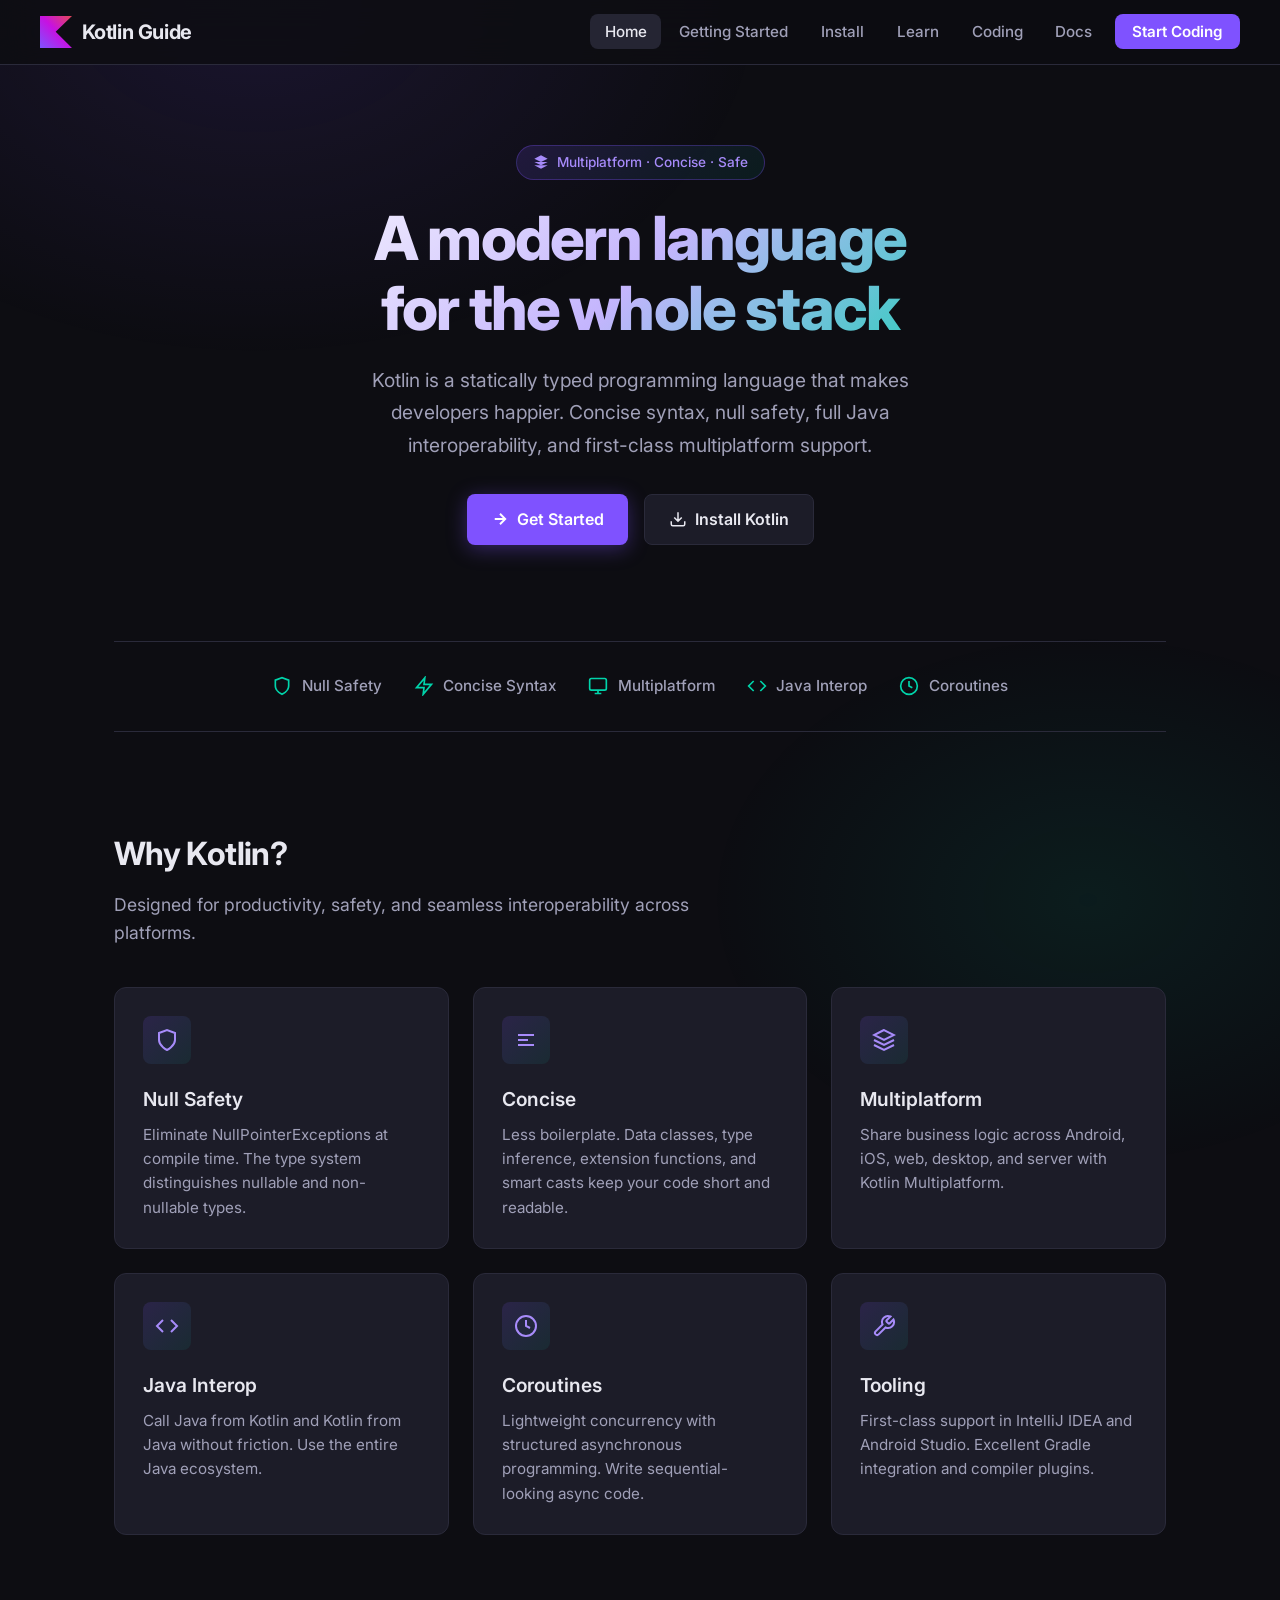
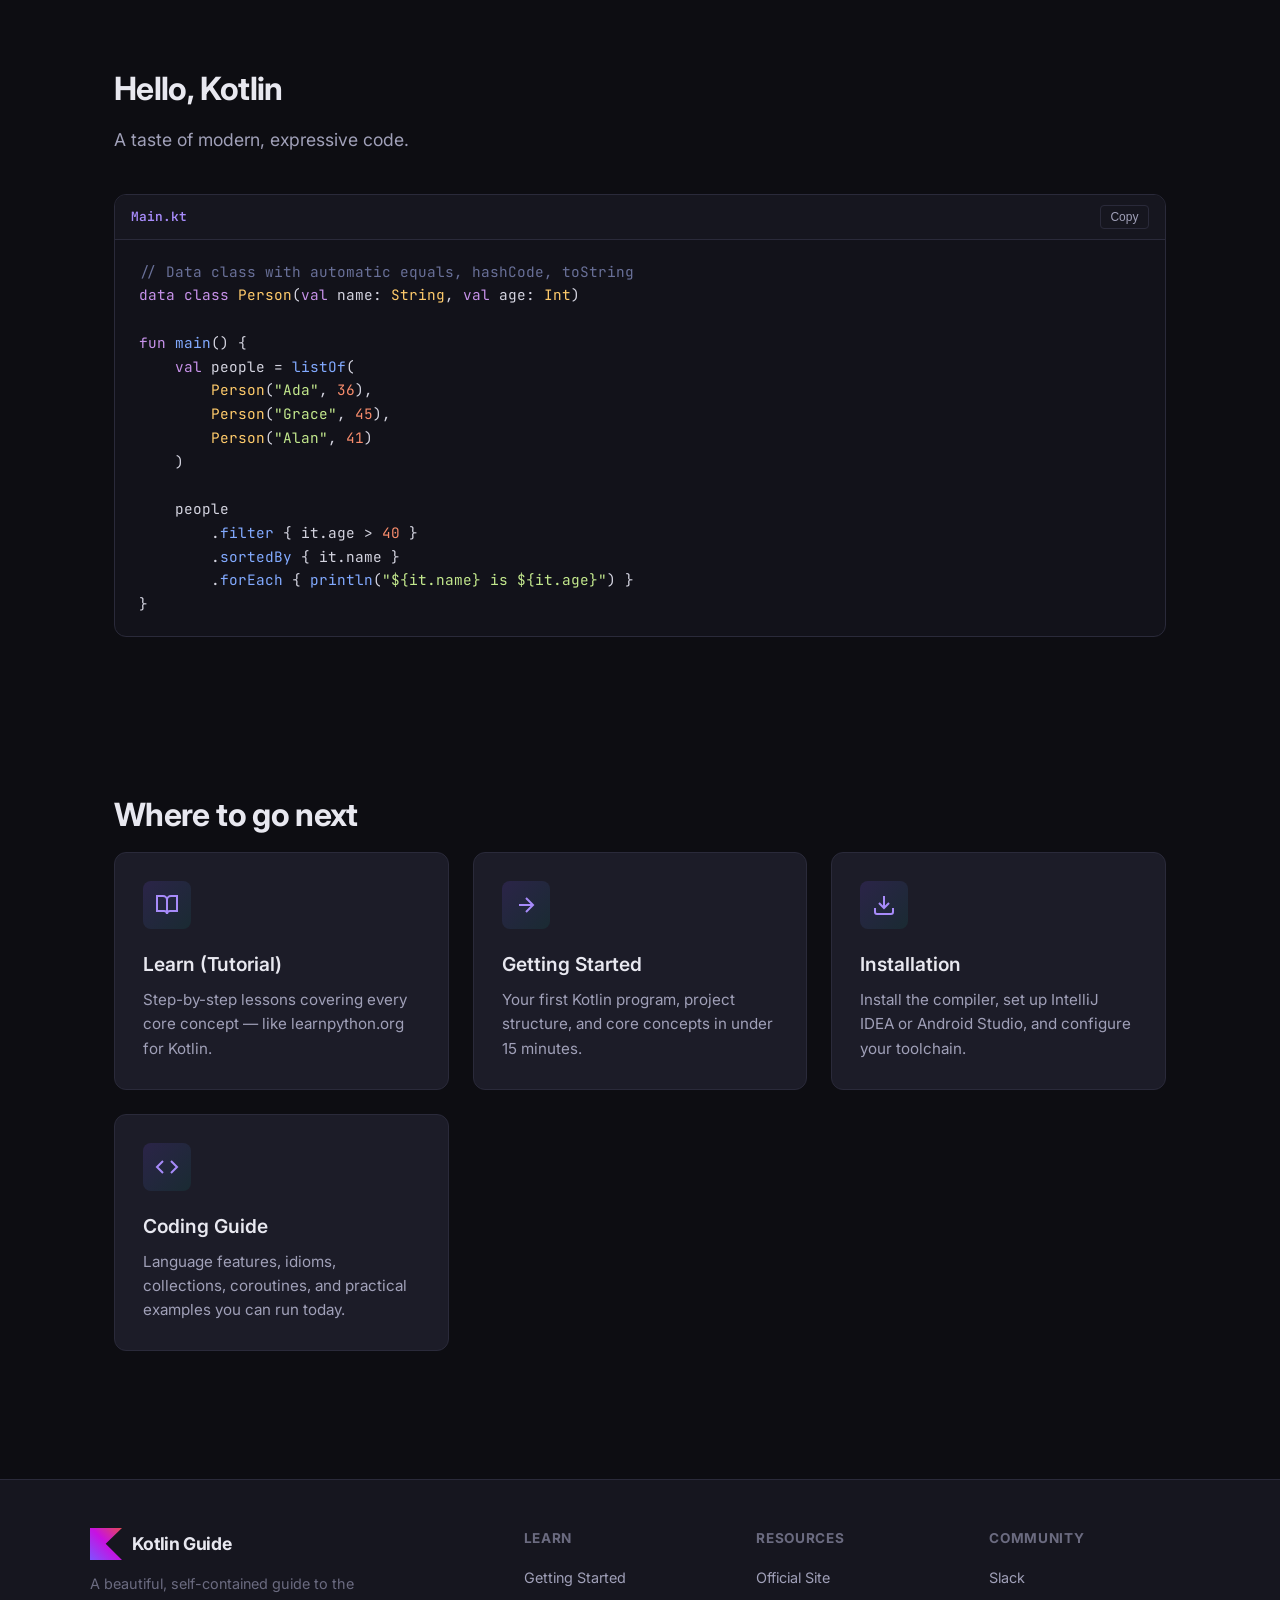
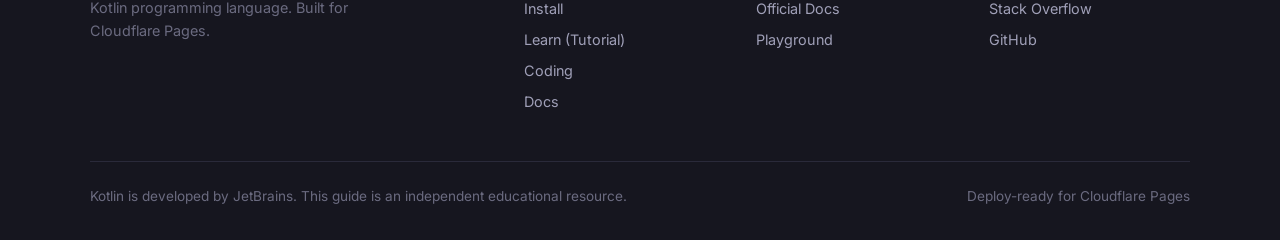
<file: index.html>
<!DOCTYPE html>
<html lang="en">
<head>
  <meta charset="UTF-8">
  <meta name="viewport" content="width=device-width, initial-scale=1.0, viewport-fit=cover">
  <title>Kotlin — Concise. Safe. Interoperable.</title>
  <meta name="description" content="Learn Kotlin — a modern, concise, and safe programming language for multiplatform development. Getting started, installation, and coding guides.">
  <link rel="preconnect" href="https://fonts.googleapis.com">
  <link rel="preconnect" href="https://fonts.gstatic.com" crossorigin>
  <link href="https://fonts.googleapis.com/css2?family=Inter:wght@400;500;600;700;800&family=JetBrains+Mono:wght@400;500;600&display=swap" rel="stylesheet">
  <link rel="stylesheet" href="css/styles.css">
  <link rel="icon" type="image/svg+xml" href="assets/favicon.svg">
</head>
<body>
  <nav class="navbar">
    <div class="nav-inner">
      <a href="index.html" class="logo">
        <img class="logo-mark" src="assets/kotlin-logo.svg" alt="" width="32" height="32">
        Kotlin Guide
      </a>
      <ul class="nav-links" id="primary-navigation">
        <li><a href="index.html" class="active">Home</a></li>
        <li><a href="getting-started.html">Getting Started</a></li>
        <li><a href="install.html">Install</a></li>
        <li><a href="learn.html">Learn</a></li>
        <li><a href="coding.html">Coding</a></li>
        <li><a href="docs.html">Docs</a></li>
        <li><a href="getting-started.html" class="nav-cta">Start Coding</a></li>
      </ul>
      <button type="button" class="mobile-toggle" aria-label="Toggle navigation menu" aria-controls="primary-navigation" aria-expanded="false">
        <svg width="24" height="24" viewBox="0 0 24 24" fill="none" stroke="currentColor" stroke-width="2">
          <path d="M4 6h16M4 12h16M4 18h16"/>
        </svg>
      </button>
    </div>
  </nav>

  <header class="hero">
    <div class="hero-badge">
      <svg width="16" height="16" viewBox="0 0 24 24" fill="currentColor"><path d="M12 2L2 7l10 5 10-5-10-5zM2 17l10 5 10-5M2 12l10 5 10-5"/></svg>
      Multiplatform · Concise · Safe
    </div>
    <h1>A modern language<br>for the whole stack</h1>
    <p>
      Kotlin is a statically typed programming language that makes developers happier.
      Concise syntax, null safety, full Java interoperability, and first-class multiplatform support.
    </p>
    <div class="hero-actions">
      <a href="getting-started.html" class="btn btn-primary">
        <svg width="18" height="18" viewBox="0 0 24 24" fill="none" stroke="currentColor" stroke-width="2.5"><path d="M5 12h14M12 5l7 7-7 7"/></svg>
        Get Started
      </a>
      <a href="install.html" class="btn btn-secondary">
        <svg width="18" height="18" viewBox="0 0 24 24" fill="none" stroke="currentColor" stroke-width="2"><path d="M21 15v4a2 2 0 01-2 2H5a2 2 0 01-2-2v-4M7 10l5 5 5-5M12 15V3"/></svg>
        Install Kotlin
      </a>
    </div>
  </header>

  <div class="container">
    <div class="feature-strip">
      <div class="feature-item">
        <svg viewBox="0 0 24 24" fill="none" stroke="currentColor" stroke-width="2"><path d="M12 22s8-4 8-10V5l-8-3-8 3v7c0 6 8 10 8 10z"/></svg>
        Null Safety
      </div>
      <div class="feature-item">
        <svg viewBox="0 0 24 24" fill="none" stroke="currentColor" stroke-width="2"><path d="M13 2L3 14h9l-1 8 10-12h-9l1-8z"/></svg>
        Concise Syntax
      </div>
      <div class="feature-item">
        <svg viewBox="0 0 24 24" fill="none" stroke="currentColor" stroke-width="2"><rect x="2" y="3" width="20" height="14" rx="2"/><path d="M8 21h8M12 17v4"/></svg>
        Multiplatform
      </div>
      <div class="feature-item">
        <svg viewBox="0 0 24 24" fill="none" stroke="currentColor" stroke-width="2"><path d="M16 18l6-6-6-6M8 6l-6 6 6 6"/></svg>
        Java Interop
      </div>
      <div class="feature-item">
        <svg viewBox="0 0 24 24" fill="none" stroke="currentColor" stroke-width="2"><circle cx="12" cy="12" r="10"/><path d="M12 6v6l4 2"/></svg>
        Coroutines
      </div>
    </div>

    <section class="section">
      <h2 class="section-title">Why Kotlin?</h2>
      <p class="section-subtitle">Designed for productivity, safety, and seamless interoperability across platforms.</p>

      <div class="card-grid">
        <div class="card">
          <div class="card-icon">
            <svg viewBox="0 0 24 24" fill="none" stroke="currentColor" stroke-width="2"><path d="M12 22s8-4 8-10V5l-8-3-8 3v7c0 6 8 10 8 10z"/></svg>
          </div>
          <h3>Null Safety</h3>
          <p>Eliminate NullPointerExceptions at compile time. The type system distinguishes nullable and non-nullable types.</p>
        </div>
        <div class="card">
          <div class="card-icon">
            <svg viewBox="0 0 24 24" fill="none" stroke="currentColor" stroke-width="2"><path d="M4 7h16M4 12h10M4 17h16"/></svg>
          </div>
          <h3>Concise</h3>
          <p>Less boilerplate. Data classes, type inference, extension functions, and smart casts keep your code short and readable.</p>
        </div>
        <div class="card">
          <div class="card-icon">
            <svg viewBox="0 0 24 24" fill="none" stroke="currentColor" stroke-width="2"><path d="M12 2L2 7l10 5 10-5-10-5zM2 17l10 5 10-5M2 12l10 5 10-5"/></svg>
          </div>
          <h3>Multiplatform</h3>
          <p>Share business logic across Android, iOS, web, desktop, and server with Kotlin Multiplatform.</p>
        </div>
        <div class="card">
          <div class="card-icon">
            <svg viewBox="0 0 24 24" fill="none" stroke="currentColor" stroke-width="2"><path d="M16 18l6-6-6-6M8 6l-6 6 6 6"/></svg>
          </div>
          <h3>Java Interop</h3>
          <p>Call Java from Kotlin and Kotlin from Java without friction. Use the entire Java ecosystem.</p>
        </div>
        <div class="card">
          <div class="card-icon">
            <svg viewBox="0 0 24 24" fill="none" stroke="currentColor" stroke-width="2"><circle cx="12" cy="12" r="10"/><path d="M12 6v6l4 2"/></svg>
          </div>
          <h3>Coroutines</h3>
          <p>Lightweight concurrency with structured asynchronous programming. Write sequential-looking async code.</p>
        </div>
        <div class="card">
          <div class="card-icon">
            <svg viewBox="0 0 24 24" fill="none" stroke="currentColor" stroke-width="2"><path d="M14.7 6.3a1 1 0 000 1.4l1.6 1.6a1 1 0 001.4 0l3.77-3.77a6 6 0 01-7.94 7.94l-6.91 6.91a2.12 2.12 0 01-3-3l6.91-6.91a6 6 0 017.94-7.94l-3.76 3.76z"/></svg>
          </div>
          <h3>Tooling</h3>
          <p>First-class support in IntelliJ IDEA and Android Studio. Excellent Gradle integration and compiler plugins.</p>
        </div>
      </div>
    </section>

    <section class="section">
      <h2 class="section-title">Hello, Kotlin</h2>
      <p class="section-subtitle">A taste of modern, expressive code.</p>

      <div class="code-block">
        <div class="code-header">
          <span class="lang">Main.kt</span>
          <button class="copy-btn">Copy</button>
        </div>
        <pre><span class="cm">// Data class with automatic equals, hashCode, toString</span>
<span class="kw">data class</span> <span class="tp">Person</span>(<span class="kw">val</span> name: <span class="tp">String</span>, <span class="kw">val</span> age: <span class="tp">Int</span>)

<span class="kw">fun</span> <span class="fn">main</span>() {
    <span class="kw">val</span> people = <span class="fn">listOf</span>(
        <span class="tp">Person</span>(<span class="str">"Ada"</span>, <span class="num">36</span>),
        <span class="tp">Person</span>(<span class="str">"Grace"</span>, <span class="num">45</span>),
        <span class="tp">Person</span>(<span class="str">"Alan"</span>, <span class="num">41</span>)
    )

    people
        .<span class="fn">filter</span> { it.age > <span class="num">40</span> }
        .<span class="fn">sortedBy</span> { it.name }
        .<span class="fn">forEach</span> { <span class="fn">println</span>(<span class="str">"${it.name} is ${it.age}"</span>) }
}</pre>
      </div>
    </section>

    <section class="section">
      <h2 class="section-title">Where to go next</h2>
      <div class="card-grid">
        <a href="learn.html" class="card" style="text-decoration:none;color:inherit;">
          <div class="card-icon">
            <svg viewBox="0 0 24 24" fill="none" stroke="currentColor" stroke-width="2"><path d="M2 3h6a4 4 0 014 4v14a3 3 0 00-3-3H2z"/><path d="M22 3h-6a4 4 0 00-4 4v14a3 3 0 013-3h7z"/></svg>
          </div>
          <h3>Learn (Tutorial)</h3>
          <p>Step-by-step lessons covering every core concept — like learnpython.org for Kotlin.</p>
        </a>
        <a href="getting-started.html" class="card" style="text-decoration:none;color:inherit;">
          <div class="card-icon">
            <svg viewBox="0 0 24 24" fill="none" stroke="currentColor" stroke-width="2"><path d="M5 12h14M12 5l7 7-7 7"/></svg>
          </div>
          <h3>Getting Started</h3>
          <p>Your first Kotlin program, project structure, and core concepts in under 15 minutes.</p>
        </a>
        <a href="install.html" class="card" style="text-decoration:none;color:inherit;">
          <div class="card-icon">
            <svg viewBox="0 0 24 24" fill="none" stroke="currentColor" stroke-width="2"><path d="M21 15v4a2 2 0 01-2 2H5a2 2 0 01-2-2v-4M7 10l5 5 5-5M12 15V3"/></svg>
          </div>
          <h3>Installation</h3>
          <p>Install the compiler, set up IntelliJ IDEA or Android Studio, and configure your toolchain.</p>
        </a>
        <a href="coding.html" class="card" style="text-decoration:none;color:inherit;">
          <div class="card-icon">
            <svg viewBox="0 0 24 24" fill="none" stroke="currentColor" stroke-width="2"><path d="M16 18l6-6-6-6M8 6l-6 6 6 6"/></svg>
          </div>
          <h3>Coding Guide</h3>
          <p>Language features, idioms, collections, coroutines, and practical examples you can run today.</p>
        </a>
      </div>
    </section>
  </div>

  <footer class="footer">
    <div class="footer-inner">
      <div class="footer-brand">
        <a href="index.html" class="logo">
          <img class="logo-mark" src="assets/kotlin-logo.svg" alt="" width="32" height="32">
          Kotlin Guide
        </a>
        <p>A beautiful, self-contained guide to the Kotlin programming language. Built for Cloudflare Pages.</p>
      </div>
      <div class="footer-col">
        <h4>Learn</h4>
        <a href="getting-started.html">Getting Started</a>
        <a href="install.html">Install</a>
        <a href="learn.html">Learn (Tutorial)</a>
        <a href="coding.html">Coding</a>
        <a href="docs.html">Docs</a>
      </div>
      <div class="footer-col">
        <h4>Resources</h4>
        <a href="https://kotlinlang.org" target="_blank" rel="noopener">Official Site</a>
        <a href="https://kotlinlang.org/docs/home.html" target="_blank" rel="noopener">Official Docs</a>
        <a href="https://play.kotlinlang.org" target="_blank" rel="noopener">Playground</a>
      </div>
      <div class="footer-col">
        <h4>Community</h4>
        <a href="https://kotlinlang.slack.com" target="_blank" rel="noopener">Slack</a>
        <a href="https://stackoverflow.com/questions/tagged/kotlin" target="_blank" rel="noopener">Stack Overflow</a>
        <a href="https://github.com/JetBrains/kotlin" target="_blank" rel="noopener">GitHub</a>
      </div>
    </div>
    <div class="footer-bottom">
      <span>Kotlin is developed by JetBrains. This guide is an independent educational resource.</span>
      <span>Deploy-ready for Cloudflare Pages</span>
    </div>
  </footer>

  <script src="js/main.js"></script>
</body>
</html>
</file>
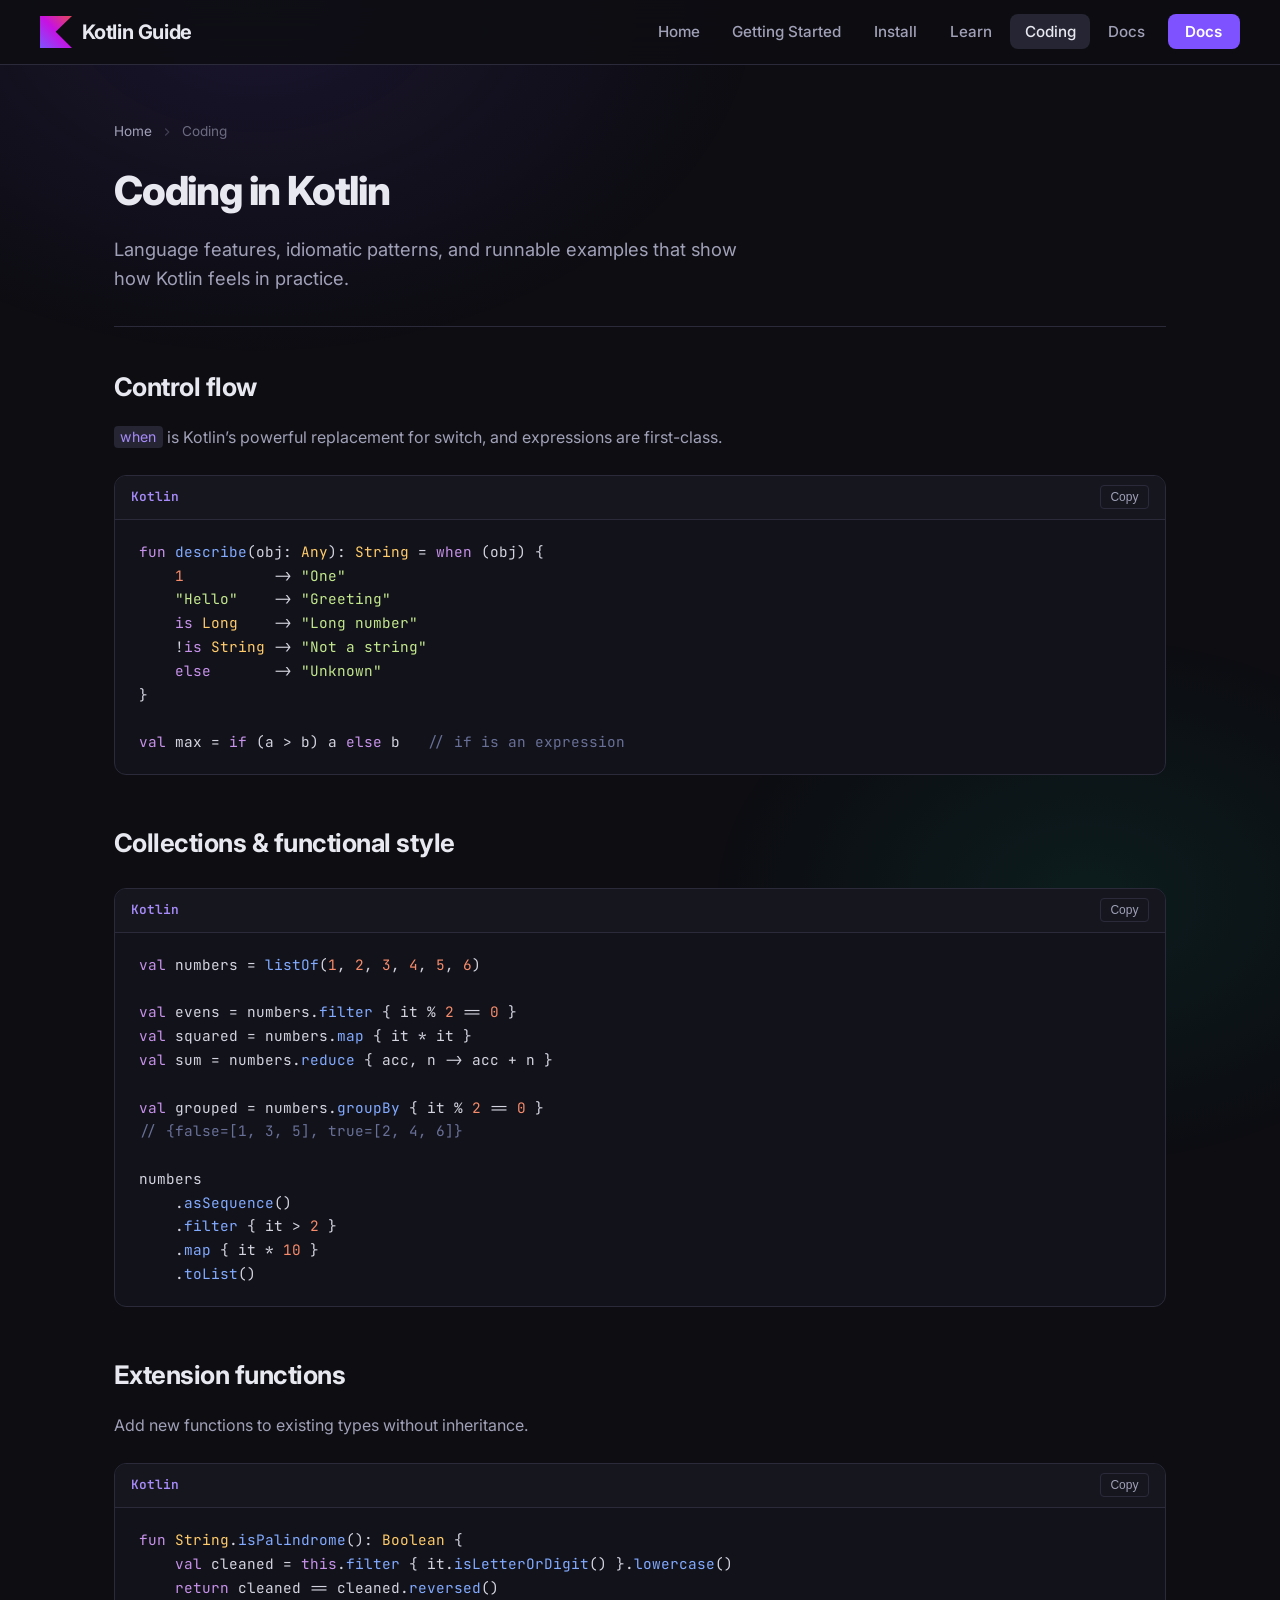
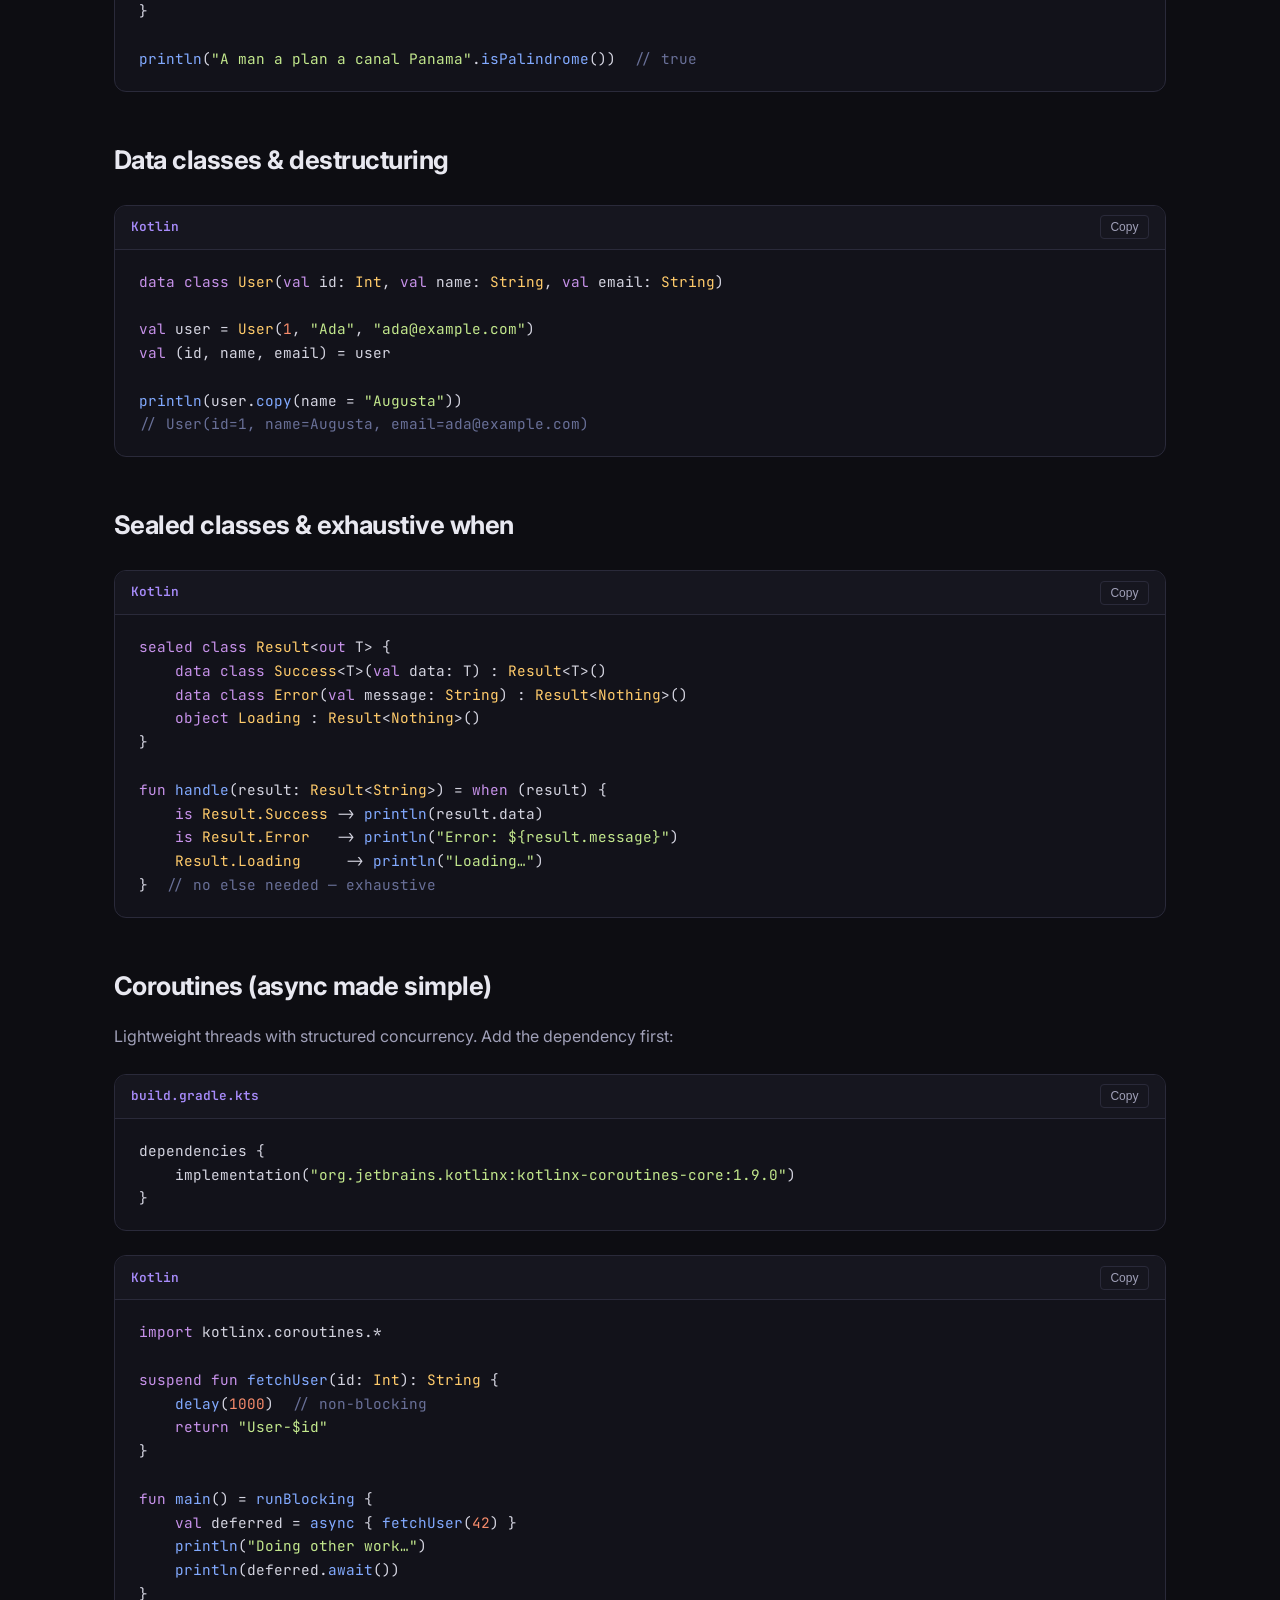
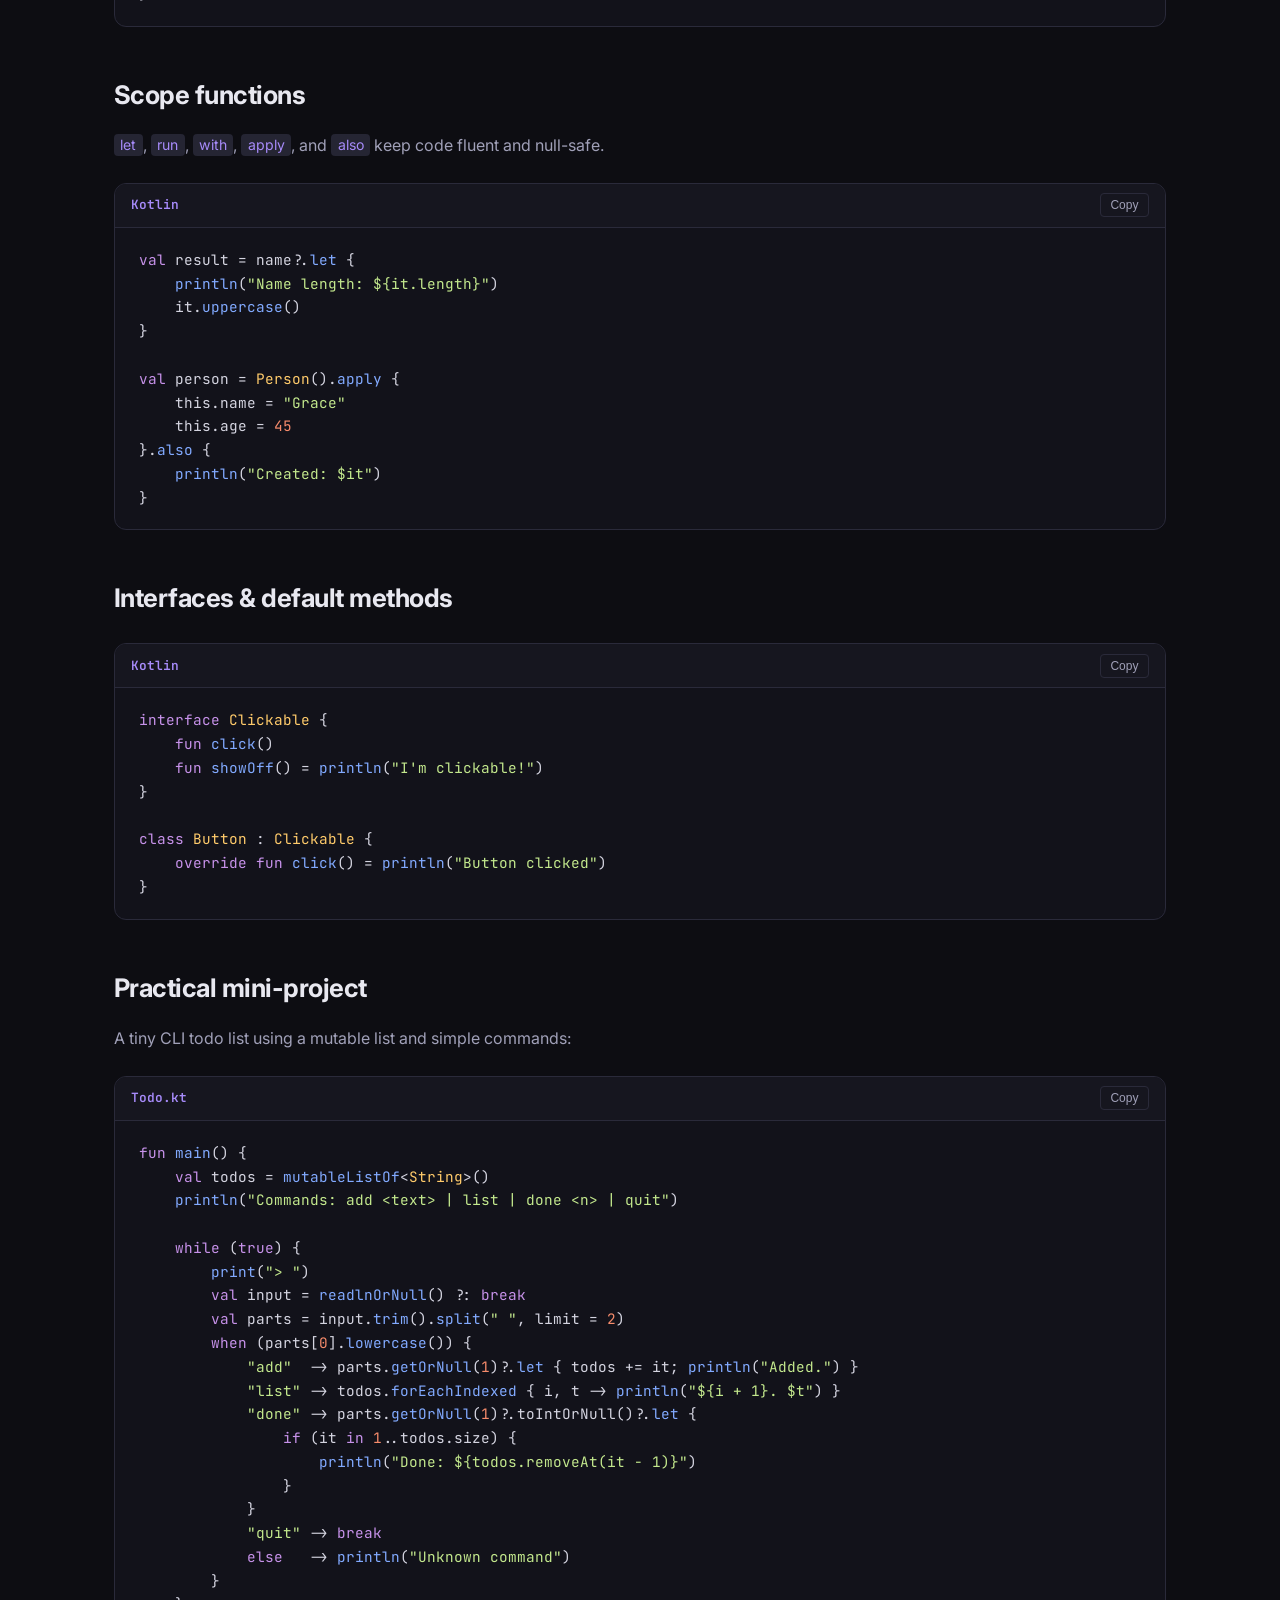
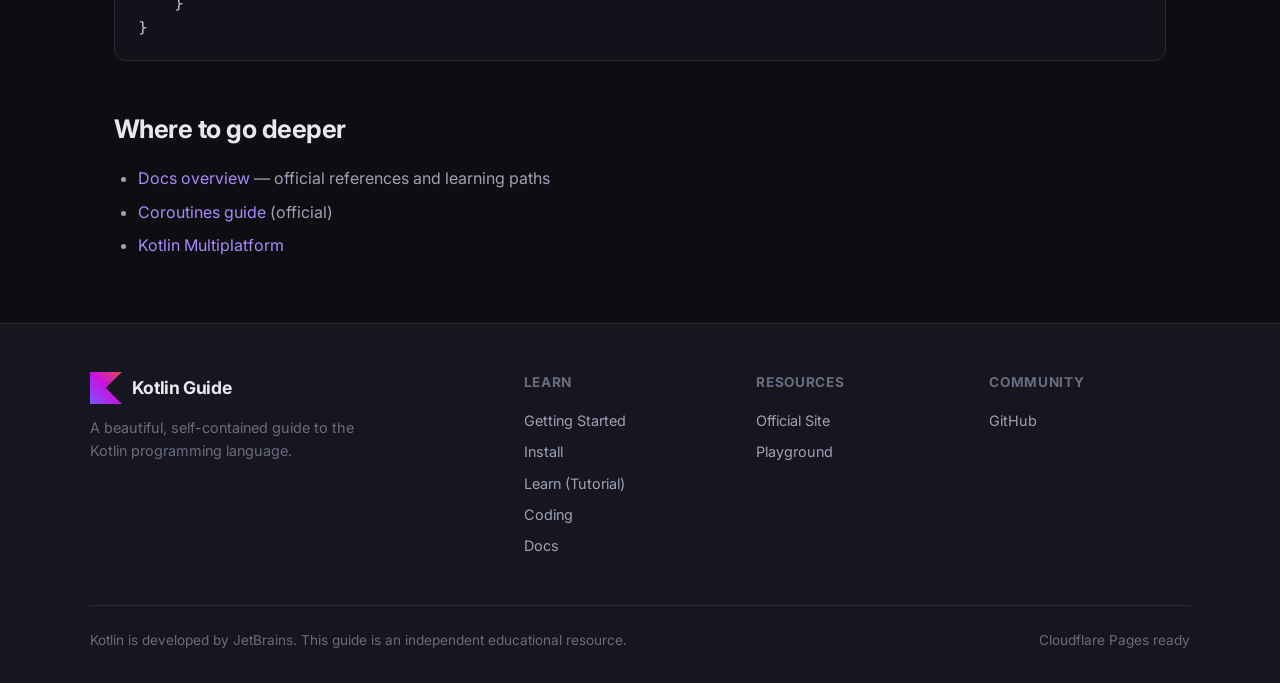
<file: coding.html>
<!DOCTYPE html>
<html lang="en">
<head>
  <meta charset="UTF-8">
  <meta name="viewport" content="width=device-width, initial-scale=1.0, viewport-fit=cover">
  <title>Coding Guide — Kotlin</title>
  <meta name="description" content="Kotlin language features, idioms, collections, coroutines, and practical coding examples.">
  <link rel="preconnect" href="https://fonts.googleapis.com">
  <link rel="preconnect" href="https://fonts.gstatic.com" crossorigin>
  <link href="https://fonts.googleapis.com/css2?family=Inter:wght@400;500;600;700;800&family=JetBrains+Mono:wght@400;500;600&display=swap" rel="stylesheet">
  <link rel="stylesheet" href="css/styles.css">
  <link rel="icon" type="image/svg+xml" href="assets/favicon.svg">
</head>
<body>
  <nav class="navbar">
    <div class="nav-inner">
      <a href="index.html" class="logo">
        <img class="logo-mark" src="assets/kotlin-logo.svg" alt="" width="32" height="32">
        Kotlin Guide
      </a>
      <ul class="nav-links" id="primary-navigation">
        <li><a href="index.html">Home</a></li>
        <li><a href="getting-started.html">Getting Started</a></li>
        <li><a href="install.html">Install</a></li>
        <li><a href="learn.html">Learn</a></li>
        <li><a href="coding.html" class="active">Coding</a></li>
        <li><a href="docs.html">Docs</a></li>
        <li><a href="docs.html" class="nav-cta">Docs</a></li>
      </ul>
      <button type="button" class="mobile-toggle" aria-label="Toggle navigation menu" aria-controls="primary-navigation" aria-expanded="false">
        <svg width="24" height="24" viewBox="0 0 24 24" fill="none" stroke="currentColor" stroke-width="2"><path d="M4 6h16M4 12h16M4 18h16"/></svg>
      </button>
    </div>
  </nav>

  <div class="container">
    <header class="page-header">
      <div class="breadcrumb">
        <a href="index.html">Home</a>
        <svg viewBox="0 0 24 24" fill="none" stroke="currentColor" stroke-width="2"><path d="M9 18l6-6-6-6"/></svg>
        <span>Coding</span>
      </div>
      <h1>Coding in Kotlin</h1>
      <p>Language features, idiomatic patterns, and runnable examples that show how Kotlin feels in practice.</p>
    </header>

    <div class="content-block">
      <h2>Control flow</h2>
      <p><span class="inline-code">when</span> is Kotlin’s powerful replacement for switch, and expressions are first-class.</p>
      <div class="code-block">
        <div class="code-header"><span class="lang">Kotlin</span><button class="copy-btn">Copy</button></div>
        <pre><span class="kw">fun</span> <span class="fn">describe</span>(obj: <span class="tp">Any</span>): <span class="tp">String</span> = <span class="kw">when</span> (obj) {
    <span class="num">1</span>          -> <span class="str">"One"</span>
    <span class="str">"Hello"</span>    -> <span class="str">"Greeting"</span>
    <span class="kw">is</span> <span class="tp">Long</span>    -> <span class="str">"Long number"</span>
    !<span class="kw">is</span> <span class="tp">String</span> -> <span class="str">"Not a string"</span>
    <span class="kw">else</span>       -> <span class="str">"Unknown"</span>
}

<span class="kw">val</span> max = <span class="kw">if</span> (a > b) a <span class="kw">else</span> b   <span class="cm">// if is an expression</span></pre>
      </div>
    </div>

    <div class="content-block">
      <h2>Collections &amp; functional style</h2>
      <div class="code-block">
        <div class="code-header"><span class="lang">Kotlin</span><button class="copy-btn">Copy</button></div>
        <pre><span class="kw">val</span> numbers = <span class="fn">listOf</span>(<span class="num">1</span>, <span class="num">2</span>, <span class="num">3</span>, <span class="num">4</span>, <span class="num">5</span>, <span class="num">6</span>)

<span class="kw">val</span> evens = numbers.<span class="fn">filter</span> { it % <span class="num">2</span> == <span class="num">0</span> }
<span class="kw">val</span> squared = numbers.<span class="fn">map</span> { it * it }
<span class="kw">val</span> sum = numbers.<span class="fn">reduce</span> { acc, n -> acc + n }

<span class="kw">val</span> grouped = numbers.<span class="fn">groupBy</span> { it % <span class="num">2</span> == <span class="num">0</span> }
<span class="cm">// {false=[1, 3, 5], true=[2, 4, 6]}</span>

numbers
    .<span class="fn">asSequence</span>()
    .<span class="fn">filter</span> { it > <span class="num">2</span> }
    .<span class="fn">map</span> { it * <span class="num">10</span> }
    .<span class="fn">toList</span>()</pre>
      </div>
    </div>

    <div class="content-block">
      <h2>Extension functions</h2>
      <p>Add new functions to existing types without inheritance.</p>
      <div class="code-block">
        <div class="code-header"><span class="lang">Kotlin</span><button class="copy-btn">Copy</button></div>
        <pre><span class="kw">fun</span> <span class="tp">String</span>.<span class="fn">isPalindrome</span>(): <span class="tp">Boolean</span> {
    <span class="kw">val</span> cleaned = <span class="kw">this</span>.<span class="fn">filter</span> { it.<span class="fn">isLetterOrDigit</span>() }.<span class="fn">lowercase</span>()
    <span class="kw">return</span> cleaned == cleaned.<span class="fn">reversed</span>()
}

<span class="fn">println</span>(<span class="str">"A man a plan a canal Panama"</span>.<span class="fn">isPalindrome</span>())  <span class="cm">// true</span></pre>
      </div>
    </div>

    <div class="content-block">
      <h2>Data classes &amp; destructuring</h2>
      <div class="code-block">
        <div class="code-header"><span class="lang">Kotlin</span><button class="copy-btn">Copy</button></div>
        <pre><span class="kw">data class</span> <span class="tp">User</span>(<span class="kw">val</span> id: <span class="tp">Int</span>, <span class="kw">val</span> name: <span class="tp">String</span>, <span class="kw">val</span> email: <span class="tp">String</span>)

<span class="kw">val</span> user = <span class="tp">User</span>(<span class="num">1</span>, <span class="str">"Ada"</span>, <span class="str">"ada@example.com"</span>)
<span class="kw">val</span> (id, name, email) = user

<span class="fn">println</span>(user.<span class="fn">copy</span>(name = <span class="str">"Augusta"</span>))
<span class="cm">// User(id=1, name=Augusta, email=ada@example.com)</span></pre>
      </div>
    </div>

    <div class="content-block">
      <h2>Sealed classes &amp; exhaustive when</h2>
      <div class="code-block">
        <div class="code-header"><span class="lang">Kotlin</span><button class="copy-btn">Copy</button></div>
        <pre><span class="kw">sealed class</span> <span class="tp">Result</span>&lt;<span class="kw">out</span> T&gt; {
    <span class="kw">data class</span> <span class="tp">Success</span>&lt;T&gt;(<span class="kw">val</span> data: T) : <span class="tp">Result</span>&lt;T&gt;()
    <span class="kw">data class</span> <span class="tp">Error</span>(<span class="kw">val</span> message: <span class="tp">String</span>) : <span class="tp">Result</span>&lt;<span class="tp">Nothing</span>&gt;()
    <span class="kw">object</span> <span class="tp">Loading</span> : <span class="tp">Result</span>&lt;<span class="tp">Nothing</span>&gt;()
}

<span class="kw">fun</span> <span class="fn">handle</span>(result: <span class="tp">Result</span>&lt;<span class="tp">String</span>&gt;) = <span class="kw">when</span> (result) {
    <span class="kw">is</span> <span class="tp">Result.Success</span> -> <span class="fn">println</span>(result.data)
    <span class="kw">is</span> <span class="tp">Result.Error</span>   -> <span class="fn">println</span>(<span class="str">"Error: ${result.message}"</span>)
    <span class="tp">Result.Loading</span>     -> <span class="fn">println</span>(<span class="str">"Loading…"</span>)
}  <span class="cm">// no else needed — exhaustive</span></pre>
      </div>
    </div>

    <div class="content-block">
      <h2>Coroutines (async made simple)</h2>
      <p>Lightweight threads with structured concurrency. Add the dependency first:</p>
      <div class="code-block">
        <div class="code-header"><span class="lang">build.gradle.kts</span><button class="copy-btn">Copy</button></div>
        <pre>dependencies {
    implementation(<span class="str">"org.jetbrains.kotlinx:kotlinx-coroutines-core:1.9.0"</span>)
}</pre>
      </div>
      <div class="code-block">
        <div class="code-header"><span class="lang">Kotlin</span><button class="copy-btn">Copy</button></div>
        <pre><span class="kw">import</span> kotlinx.coroutines.*

<span class="kw">suspend fun</span> <span class="fn">fetchUser</span>(id: <span class="tp">Int</span>): <span class="tp">String</span> {
    <span class="fn">delay</span>(<span class="num">1000</span>)  <span class="cm">// non-blocking</span>
    <span class="kw">return</span> <span class="str">"User-$id"</span>
}

<span class="kw">fun</span> <span class="fn">main</span>() = <span class="fn">runBlocking</span> {
    <span class="kw">val</span> deferred = <span class="fn">async</span> { <span class="fn">fetchUser</span>(<span class="num">42</span>) }
    <span class="fn">println</span>(<span class="str">"Doing other work…"</span>)
    <span class="fn">println</span>(deferred.<span class="fn">await</span>())
}</pre>
      </div>
    </div>

    <div class="content-block">
      <h2>Scope functions</h2>
      <p><span class="inline-code">let</span>, <span class="inline-code">run</span>, <span class="inline-code">with</span>, <span class="inline-code">apply</span>, and <span class="inline-code">also</span> keep code fluent and null-safe.</p>
      <div class="code-block">
        <div class="code-header"><span class="lang">Kotlin</span><button class="copy-btn">Copy</button></div>
        <pre><span class="kw">val</span> result = name?.<span class="fn">let</span> {
    <span class="fn">println</span>(<span class="str">"Name length: ${it.length}"</span>)
    it.<span class="fn">uppercase</span>()
}

<span class="kw">val</span> person = <span class="tp">Person</span>().<span class="fn">apply</span> {
    this.name = <span class="str">"Grace"</span>
    this.age = <span class="num">45</span>
}.<span class="fn">also</span> {
    <span class="fn">println</span>(<span class="str">"Created: $it"</span>)
}</pre>
      </div>
    </div>

    <div class="content-block">
      <h2>Interfaces &amp; default methods</h2>
      <div class="code-block">
        <div class="code-header"><span class="lang">Kotlin</span><button class="copy-btn">Copy</button></div>
        <pre><span class="kw">interface</span> <span class="tp">Clickable</span> {
    <span class="kw">fun</span> <span class="fn">click</span>()
    <span class="kw">fun</span> <span class="fn">showOff</span>() = <span class="fn">println</span>(<span class="str">"I'm clickable!"</span>)
}

<span class="kw">class</span> <span class="tp">Button</span> : <span class="tp">Clickable</span> {
    <span class="kw">override fun</span> <span class="fn">click</span>() = <span class="fn">println</span>(<span class="str">"Button clicked"</span>)
}</pre>
      </div>
    </div>

    <div class="content-block">
      <h2>Practical mini-project</h2>
      <p>A tiny CLI todo list using a mutable list and simple commands:</p>
      <div class="code-block">
        <div class="code-header"><span class="lang">Todo.kt</span><button class="copy-btn">Copy</button></div>
        <pre><span class="kw">fun</span> <span class="fn">main</span>() {
    <span class="kw">val</span> todos = <span class="fn">mutableListOf</span>&lt;<span class="tp">String</span>&gt;()
    <span class="fn">println</span>(<span class="str">"Commands: add &lt;text&gt; | list | done &lt;n&gt; | quit"</span>)

    <span class="kw">while</span> (<span class="kw">true</span>) {
        <span class="fn">print</span>(<span class="str">"> "</span>)
        <span class="kw">val</span> input = <span class="fn">readlnOrNull</span>() ?: <span class="kw">break</span>
        <span class="kw">val</span> parts = input.<span class="fn">trim</span>().<span class="fn">split</span>(<span class="str">" "</span>, limit = <span class="num">2</span>)
        <span class="kw">when</span> (parts[<span class="num">0</span>].<span class="fn">lowercase</span>()) {
            <span class="str">"add"</span>  -> parts.<span class="fn">getOrNull</span>(<span class="num">1</span>)?.<span class="fn">let</span> { todos += it; <span class="fn">println</span>(<span class="str">"Added."</span>) }
            <span class="str">"list"</span> -> todos.<span class="fn">forEachIndexed</span> { i, t -> <span class="fn">println</span>(<span class="str">"${i + 1}. $t"</span>) }
            <span class="str">"done"</span> -> parts.<span class="fn">getOrNull</span>(<span class="num">1</span>)?.toIntOrNull()?.<span class="fn">let</span> {
                <span class="kw">if</span> (it <span class="kw">in</span> <span class="num">1</span>..todos.size) {
                    <span class="fn">println</span>(<span class="str">"Done: ${todos.removeAt(it - 1)}"</span>)
                }
            }
            <span class="str">"quit"</span> -> <span class="kw">break</span>
            <span class="kw">else</span>   -> <span class="fn">println</span>(<span class="str">"Unknown command"</span>)
        }
    }
}</pre>
      </div>
    </div>

    <div class="content-block">
      <h2>Where to go deeper</h2>
      <ul>
        <li><a href="docs.html">Docs overview</a> — official references and learning paths</li>
        <li><a href="https://kotlinlang.org/docs/coroutines-overview.html" target="_blank" rel="noopener">Coroutines guide</a> (official)</li>
        <li><a href="https://kotlinlang.org/docs/multiplatform.html" target="_blank" rel="noopener">Kotlin Multiplatform</a></li>
      </ul>
    </div>
  </div>

  <footer class="footer">
    <div class="footer-inner">
      <div class="footer-brand">
        <a href="index.html" class="logo">
          <img class="logo-mark" src="assets/kotlin-logo.svg" alt="" width="32" height="32">
          Kotlin Guide
        </a>
        <p>A beautiful, self-contained guide to the Kotlin programming language.</p>
      </div>
      <div class="footer-col">
        <h4>Learn</h4>
        <a href="getting-started.html">Getting Started</a>
        <a href="install.html">Install</a>
        <a href="learn.html">Learn (Tutorial)</a>
        <a href="coding.html">Coding</a>
        <a href="docs.html">Docs</a>
      </div>
      <div class="footer-col">
        <h4>Resources</h4>
        <a href="https://kotlinlang.org" target="_blank" rel="noopener">Official Site</a>
        <a href="https://play.kotlinlang.org" target="_blank" rel="noopener">Playground</a>
      </div>
      <div class="footer-col">
        <h4>Community</h4>
        <a href="https://github.com/JetBrains/kotlin" target="_blank" rel="noopener">GitHub</a>
      </div>
    </div>
    <div class="footer-bottom">
      <span>Kotlin is developed by JetBrains. This guide is an independent educational resource.</span>
      <span>Cloudflare Pages ready</span>
    </div>
  </footer>
  <script src="js/main.js"></script>
</body>
</html>
</file>
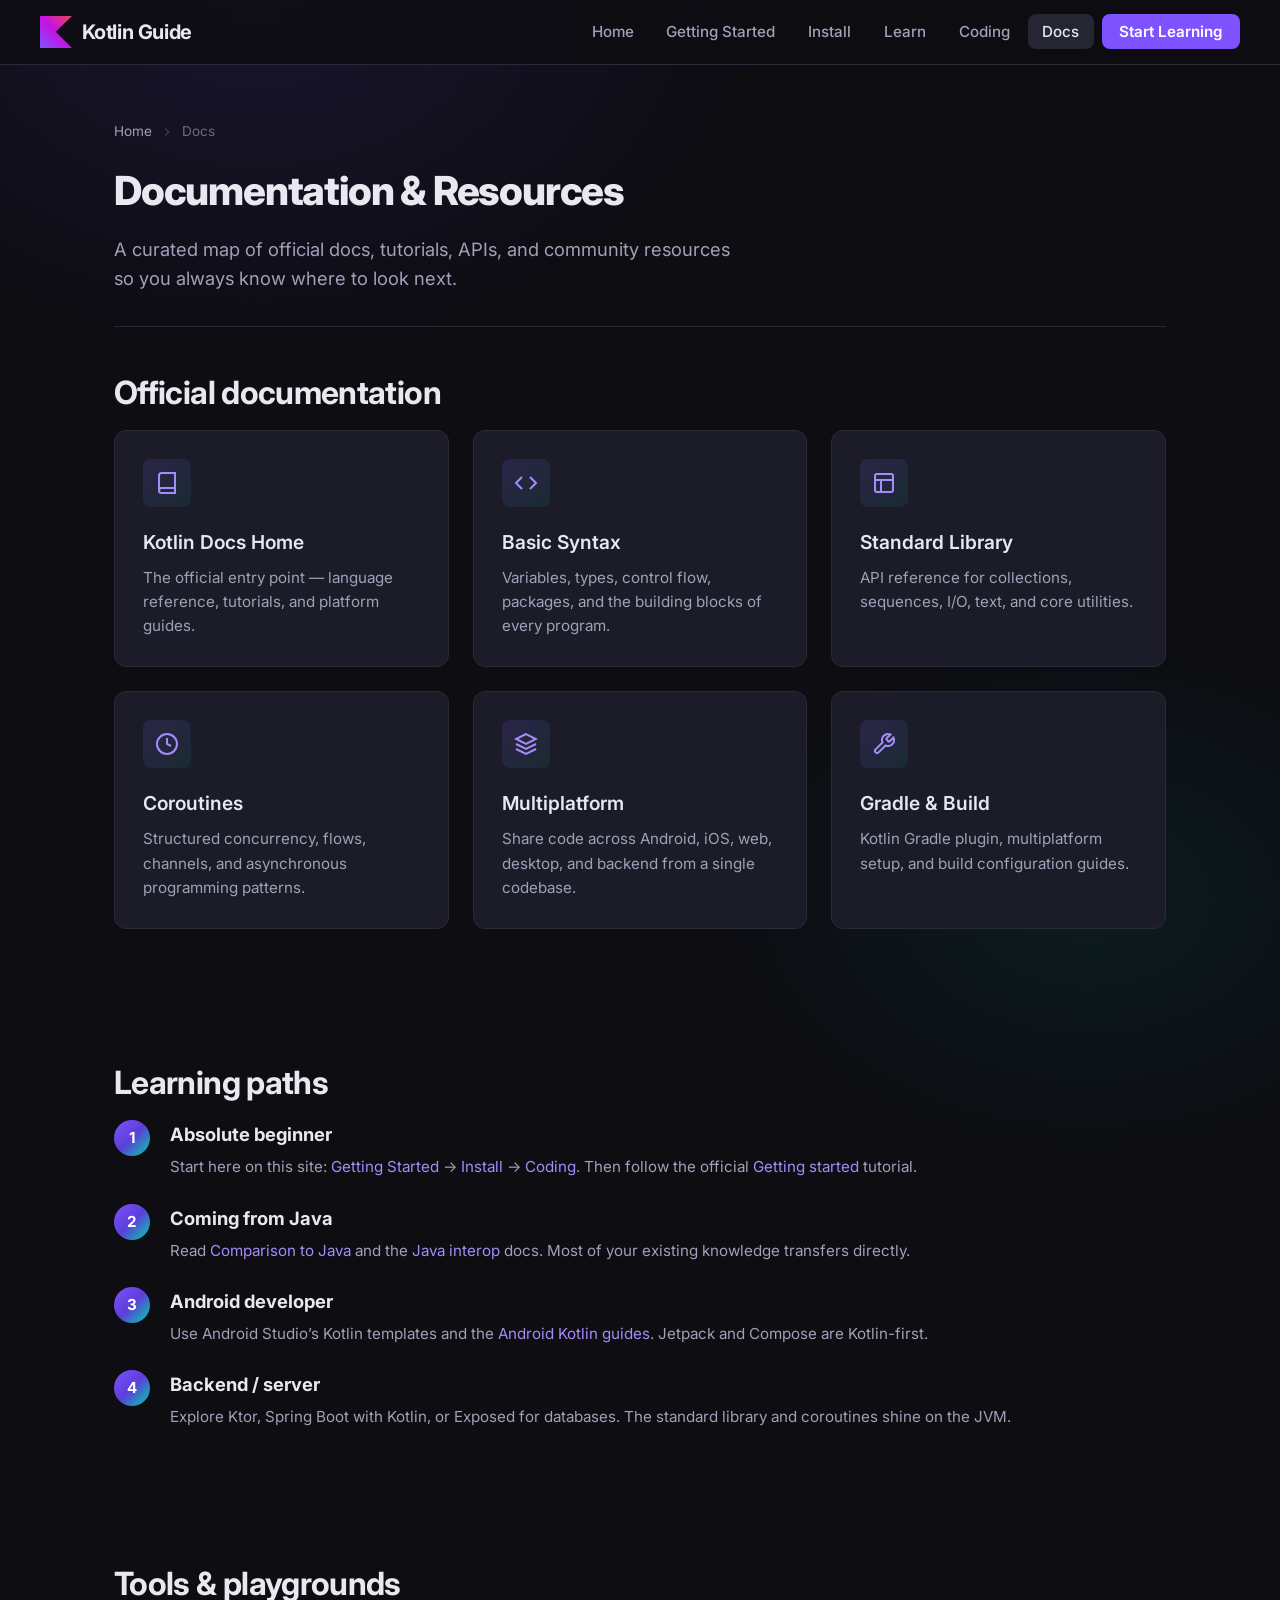
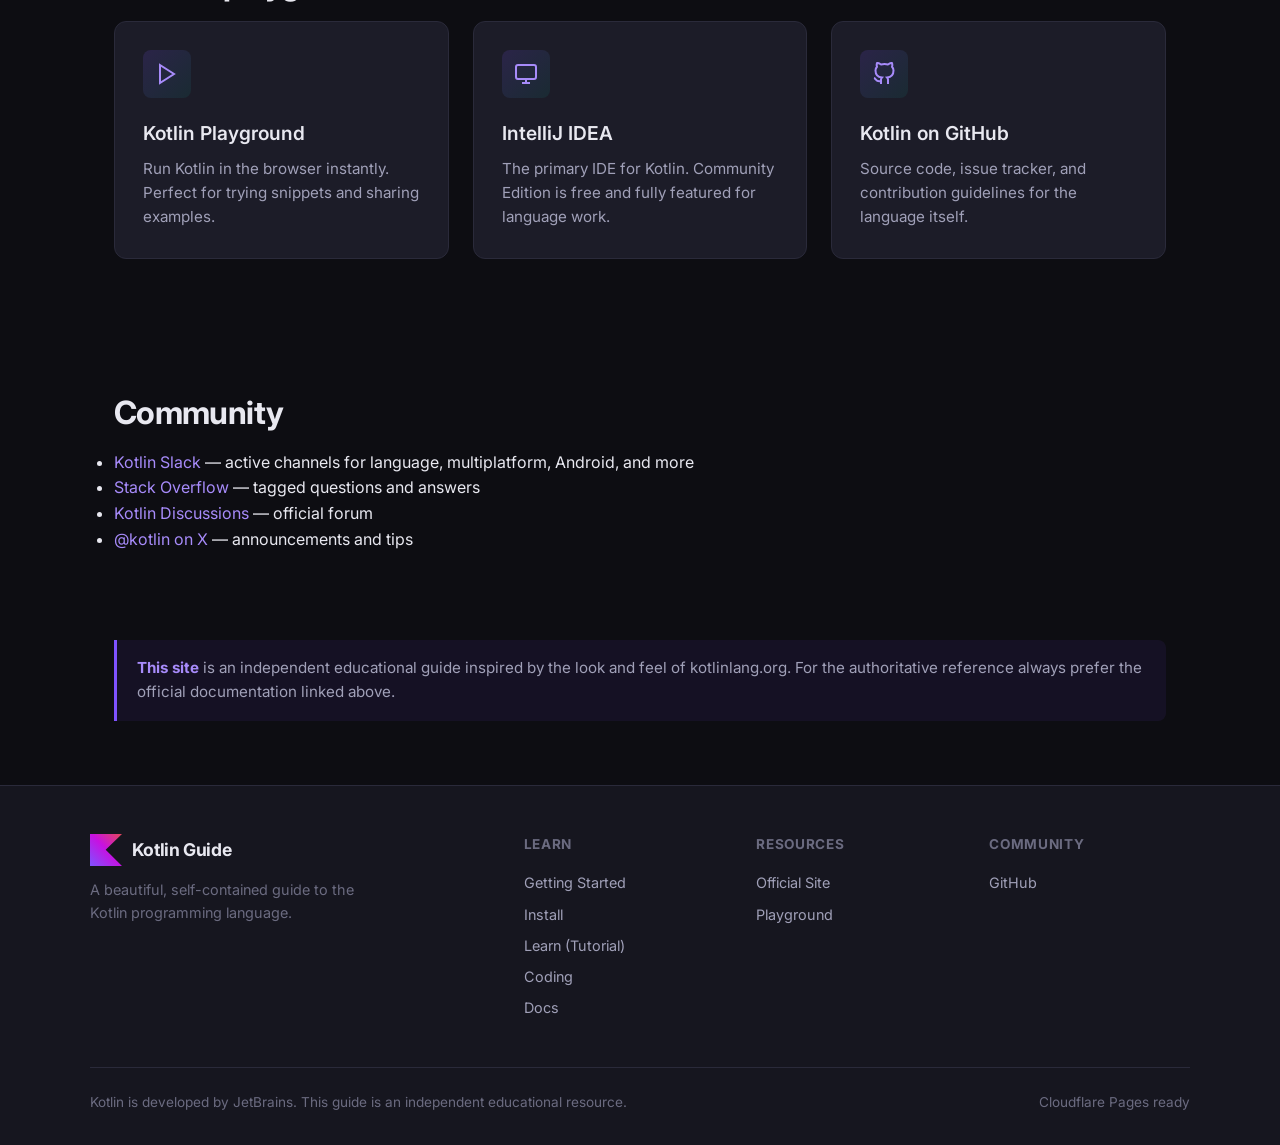
<file: docs.html>
<!DOCTYPE html>
<html lang="en">
<head>
  <meta charset="UTF-8">
  <meta name="viewport" content="width=device-width, initial-scale=1.0, viewport-fit=cover">
  <title>Docs & Resources — Kotlin Guide</title>
  <meta name="description" content="Kotlin documentation map, official resources, learning paths, and community links.">
  <link rel="preconnect" href="https://fonts.googleapis.com">
  <link rel="preconnect" href="https://fonts.gstatic.com" crossorigin>
  <link href="https://fonts.googleapis.com/css2?family=Inter:wght@400;500;600;700;800&family=JetBrains+Mono:wght@400;500;600&display=swap" rel="stylesheet">
  <link rel="stylesheet" href="css/styles.css">
  <link rel="icon" type="image/svg+xml" href="assets/favicon.svg">
</head>
<body>
  <nav class="navbar">
    <div class="nav-inner">
      <a href="index.html" class="logo">
        <img class="logo-mark" src="assets/kotlin-logo.svg" alt="" width="32" height="32">
        Kotlin Guide
      </a>
      <ul class="nav-links" id="primary-navigation">
        <li><a href="index.html">Home</a></li>
        <li><a href="getting-started.html">Getting Started</a></li>
        <li><a href="install.html">Install</a></li>
        <li><a href="learn.html">Learn</a></li>
        <li><a href="coding.html">Coding</a></li>
        <li><a href="docs.html" class="active">Docs</a></li>
        <li><a href="getting-started.html" class="nav-cta">Start Learning</a></li>
      </ul>
      <button type="button" class="mobile-toggle" aria-label="Toggle navigation menu" aria-controls="primary-navigation" aria-expanded="false">
        <svg width="24" height="24" viewBox="0 0 24 24" fill="none" stroke="currentColor" stroke-width="2"><path d="M4 6h16M4 12h16M4 18h16"/></svg>
      </button>
    </div>
  </nav>

  <div class="container">
    <header class="page-header">
      <div class="breadcrumb">
        <a href="index.html">Home</a>
        <svg viewBox="0 0 24 24" fill="none" stroke="currentColor" stroke-width="2"><path d="M9 18l6-6-6-6"/></svg>
        <span>Docs</span>
      </div>
      <h1>Documentation &amp; Resources</h1>
      <p>A curated map of official docs, tutorials, APIs, and community resources so you always know where to look next.</p>
    </header>

    <section class="section" style="padding-top:0;">
      <h2 class="section-title">Official documentation</h2>
      <div class="card-grid">
        <a href="https://kotlinlang.org/docs/home.html" target="_blank" rel="noopener" class="card" style="text-decoration:none;color:inherit;">
          <div class="card-icon">
            <svg viewBox="0 0 24 24" fill="none" stroke="currentColor" stroke-width="2"><path d="M4 19.5A2.5 2.5 0 016.5 17H20"/><path d="M6.5 2H20v20H6.5A2.5 2.5 0 014 19.5v-15A2.5 2.5 0 016.5 2z"/></svg>
          </div>
          <h3>Kotlin Docs Home</h3>
          <p>The official entry point — language reference, tutorials, and platform guides.</p>
        </a>
        <a href="https://kotlinlang.org/docs/basic-syntax.html" target="_blank" rel="noopener" class="card" style="text-decoration:none;color:inherit;">
          <div class="card-icon">
            <svg viewBox="0 0 24 24" fill="none" stroke="currentColor" stroke-width="2"><path d="M16 18l6-6-6-6M8 6l-6 6 6 6"/></svg>
          </div>
          <h3>Basic Syntax</h3>
          <p>Variables, types, control flow, packages, and the building blocks of every program.</p>
        </a>
        <a href="https://kotlinlang.org/api/latest/jvm/stdlib/" target="_blank" rel="noopener" class="card" style="text-decoration:none;color:inherit;">
          <div class="card-icon">
            <svg viewBox="0 0 24 24" fill="none" stroke="currentColor" stroke-width="2"><rect x="3" y="3" width="18" height="18" rx="2"/><path d="M3 9h18M9 21V9"/></svg>
          </div>
          <h3>Standard Library</h3>
          <p>API reference for collections, sequences, I/O, text, and core utilities.</p>
        </a>
        <a href="https://kotlinlang.org/docs/coroutines-overview.html" target="_blank" rel="noopener" class="card" style="text-decoration:none;color:inherit;">
          <div class="card-icon">
            <svg viewBox="0 0 24 24" fill="none" stroke="currentColor" stroke-width="2"><circle cx="12" cy="12" r="10"/><path d="M12 6v6l4 2"/></svg>
          </div>
          <h3>Coroutines</h3>
          <p>Structured concurrency, flows, channels, and asynchronous programming patterns.</p>
        </a>
        <a href="https://kotlinlang.org/docs/multiplatform.html" target="_blank" rel="noopener" class="card" style="text-decoration:none;color:inherit;">
          <div class="card-icon">
            <svg viewBox="0 0 24 24" fill="none" stroke="currentColor" stroke-width="2"><path d="M12 2L2 7l10 5 10-5-10-5zM2 17l10 5 10-5M2 12l10 5 10-5"/></svg>
          </div>
          <h3>Multiplatform</h3>
          <p>Share code across Android, iOS, web, desktop, and backend from a single codebase.</p>
        </a>
        <a href="https://kotlinlang.org/docs/gradle.html" target="_blank" rel="noopener" class="card" style="text-decoration:none;color:inherit;">
          <div class="card-icon">
            <svg viewBox="0 0 24 24" fill="none" stroke="currentColor" stroke-width="2"><path d="M14.7 6.3a1 1 0 000 1.4l1.6 1.6a1 1 0 001.4 0l3.77-3.77a6 6 0 01-7.94 7.94l-6.91 6.91a2.12 2.12 0 01-3-3l6.91-6.91a6 6 0 017.94-7.94l-3.76 3.76z"/></svg>
          </div>
          <h3>Gradle &amp; Build</h3>
          <p>Kotlin Gradle plugin, multiplatform setup, and build configuration guides.</p>
        </a>
      </div>
    </section>

    <section class="section">
      <h2 class="section-title">Learning paths</h2>
      <div class="steps">
        <div class="step">
          <div class="step-num">1</div>
          <div class="step-content">
            <h3>Absolute beginner</h3>
            <p>Start here on this site: <a href="getting-started.html">Getting Started</a> → <a href="install.html">Install</a> → <a href="coding.html">Coding</a>. Then follow the official <a href="https://kotlinlang.org/docs/getting-started.html" target="_blank" rel="noopener">Getting started</a> tutorial.</p>
          </div>
        </div>
        <div class="step">
          <div class="step-num">2</div>
          <div class="step-content">
            <h3>Coming from Java</h3>
            <p>Read <a href="https://kotlinlang.org/docs/comparison-to-java.html" target="_blank" rel="noopener">Comparison to Java</a> and the <a href="https://kotlinlang.org/docs/java-interop.html" target="_blank" rel="noopener">Java interop</a> docs. Most of your existing knowledge transfers directly.</p>
          </div>
        </div>
        <div class="step">
          <div class="step-num">3</div>
          <div class="step-content">
            <h3>Android developer</h3>
            <p>Use Android Studio’s Kotlin templates and the <a href="https://developer.android.com/kotlin" target="_blank" rel="noopener">Android Kotlin guides</a>. Jetpack and Compose are Kotlin-first.</p>
          </div>
        </div>
        <div class="step">
          <div class="step-num">4</div>
          <div class="step-content">
            <h3>Backend / server</h3>
            <p>Explore Ktor, Spring Boot with Kotlin, or Exposed for databases. The standard library and coroutines shine on the JVM.</p>
          </div>
        </div>
      </div>
    </section>

    <section class="section">
      <h2 class="section-title">Tools &amp; playgrounds</h2>
      <div class="card-grid">
        <a href="https://play.kotlinlang.org" target="_blank" rel="noopener" class="card" style="text-decoration:none;color:inherit;">
          <div class="card-icon">
            <svg viewBox="0 0 24 24" fill="none" stroke="currentColor" stroke-width="2"><polygon points="5 3 19 12 5 21 5 3"/></svg>
          </div>
          <h3>Kotlin Playground</h3>
          <p>Run Kotlin in the browser instantly. Perfect for trying snippets and sharing examples.</p>
        </a>
        <a href="https://www.jetbrains.com/idea/" target="_blank" rel="noopener" class="card" style="text-decoration:none;color:inherit;">
          <div class="card-icon">
            <svg viewBox="0 0 24 24" fill="none" stroke="currentColor" stroke-width="2"><rect x="2" y="3" width="20" height="14" rx="2"/><path d="M8 21h8M12 17v4"/></svg>
          </div>
          <h3>IntelliJ IDEA</h3>
          <p>The primary IDE for Kotlin. Community Edition is free and fully featured for language work.</p>
        </a>
        <a href="https://github.com/JetBrains/kotlin" target="_blank" rel="noopener" class="card" style="text-decoration:none;color:inherit;">
          <div class="card-icon">
            <svg viewBox="0 0 24 24" fill="none" stroke="currentColor" stroke-width="2"><path d="M9 19c-5 1.5-5-2.5-7-3m14 6v-3.87a3.37 3.37 0 00-.94-2.61c3.14-.35 6.44-1.54 6.44-7A5.44 5.44 0 0020 4.77 5.07 5.07 0 0019.91 1S18.73.65 16 2.48a13.38 13.38 0 00-7 0C6.27.65 5.09 1 5.09 1A5.07 5.07 0 005 4.77a5.44 5.44 0 00-1.5 3.78c0 5.42 3.3 6.61 6.44 7A3.37 3.37 0 009 18.13V22"/></svg>
          </div>
          <h3>Kotlin on GitHub</h3>
          <p>Source code, issue tracker, and contribution guidelines for the language itself.</p>
        </a>
      </div>
    </section>

    <section class="section">
      <h2 class="section-title">Community</h2>
      <ul>
        <li><a href="https://kotlinlang.slack.com" target="_blank" rel="noopener">Kotlin Slack</a> — active channels for language, multiplatform, Android, and more</li>
        <li><a href="https://stackoverflow.com/questions/tagged/kotlin" target="_blank" rel="noopener">Stack Overflow</a> — tagged questions and answers</li>
        <li><a href="https://discuss.kotlinlang.org" target="_blank" rel="noopener">Kotlin Discussions</a> — official forum</li>
        <li><a href="https://twitter.com/kotlin" target="_blank" rel="noopener">@kotlin on X</a> — announcements and tips</li>
      </ul>
    </section>

    <div class="content-block">
      <div class="note">
        <strong>This site</strong> is an independent educational guide inspired by the look and feel of kotlinlang.org. For the authoritative reference always prefer the official documentation linked above.
      </div>
    </div>
  </div>

  <footer class="footer">
    <div class="footer-inner">
      <div class="footer-brand">
        <a href="index.html" class="logo">
          <img class="logo-mark" src="assets/kotlin-logo.svg" alt="" width="32" height="32">
          Kotlin Guide
        </a>
        <p>A beautiful, self-contained guide to the Kotlin programming language.</p>
      </div>
      <div class="footer-col">
        <h4>Learn</h4>
        <a href="getting-started.html">Getting Started</a>
        <a href="install.html">Install</a>
        <a href="learn.html">Learn (Tutorial)</a>
        <a href="coding.html">Coding</a>
        <a href="docs.html">Docs</a>
      </div>
      <div class="footer-col">
        <h4>Resources</h4>
        <a href="https://kotlinlang.org" target="_blank" rel="noopener">Official Site</a>
        <a href="https://play.kotlinlang.org" target="_blank" rel="noopener">Playground</a>
      </div>
      <div class="footer-col">
        <h4>Community</h4>
        <a href="https://github.com/JetBrains/kotlin" target="_blank" rel="noopener">GitHub</a>
      </div>
    </div>
    <div class="footer-bottom">
      <span>Kotlin is developed by JetBrains. This guide is an independent educational resource.</span>
      <span>Cloudflare Pages ready</span>
    </div>
  </footer>
  <script src="js/main.js"></script>
</body>
</html>
</file>
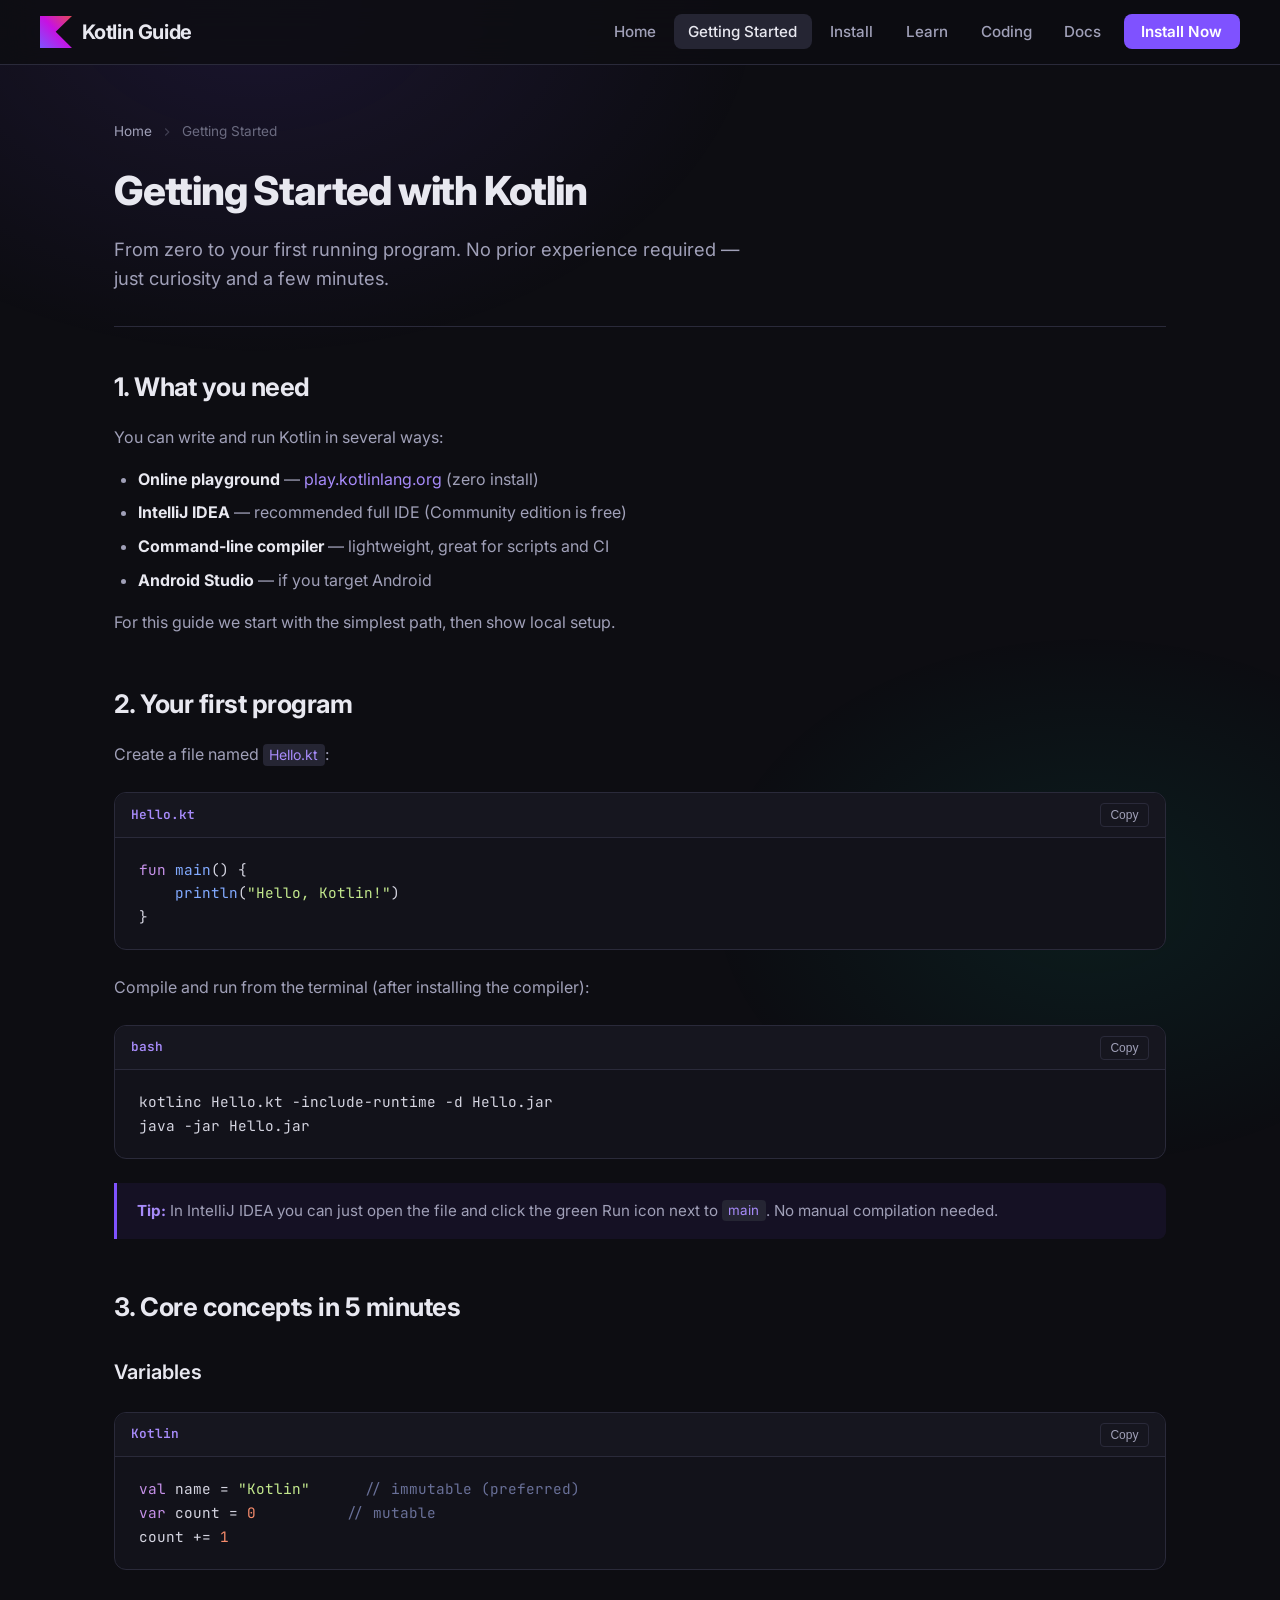
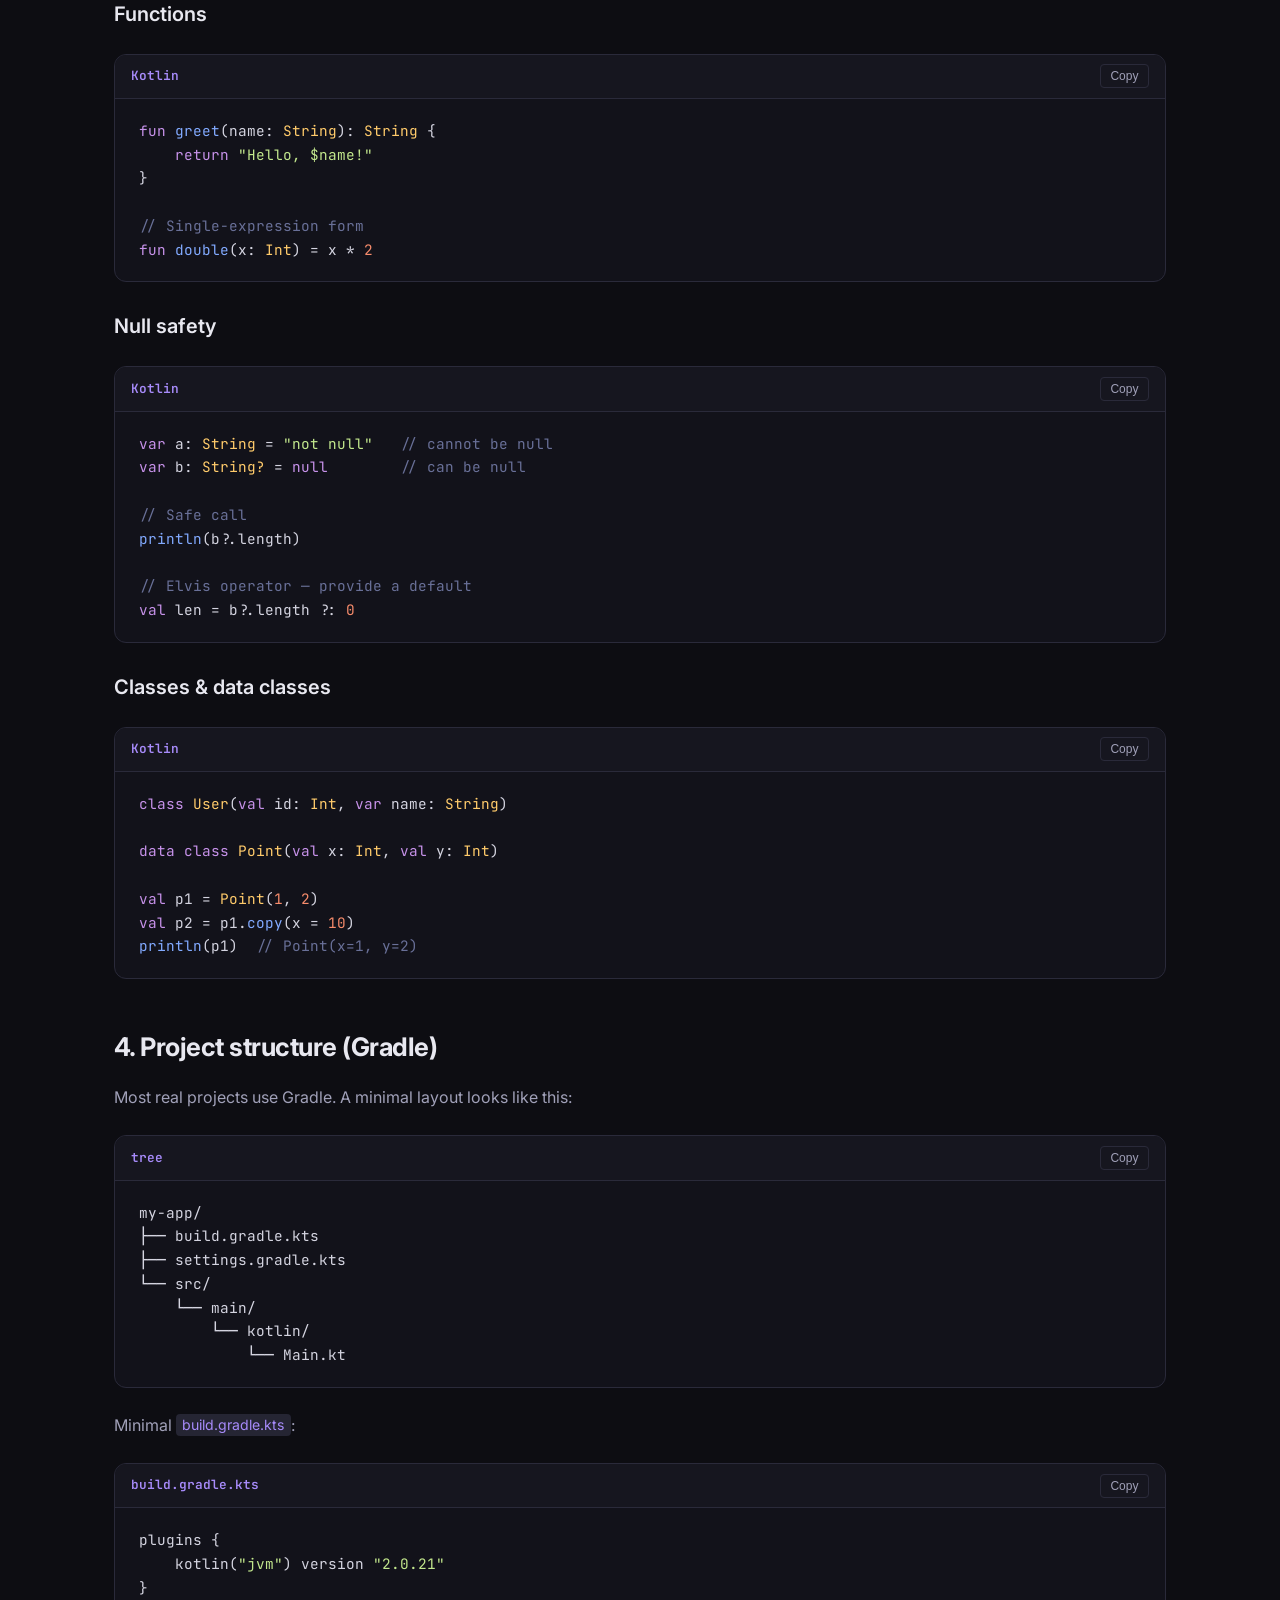
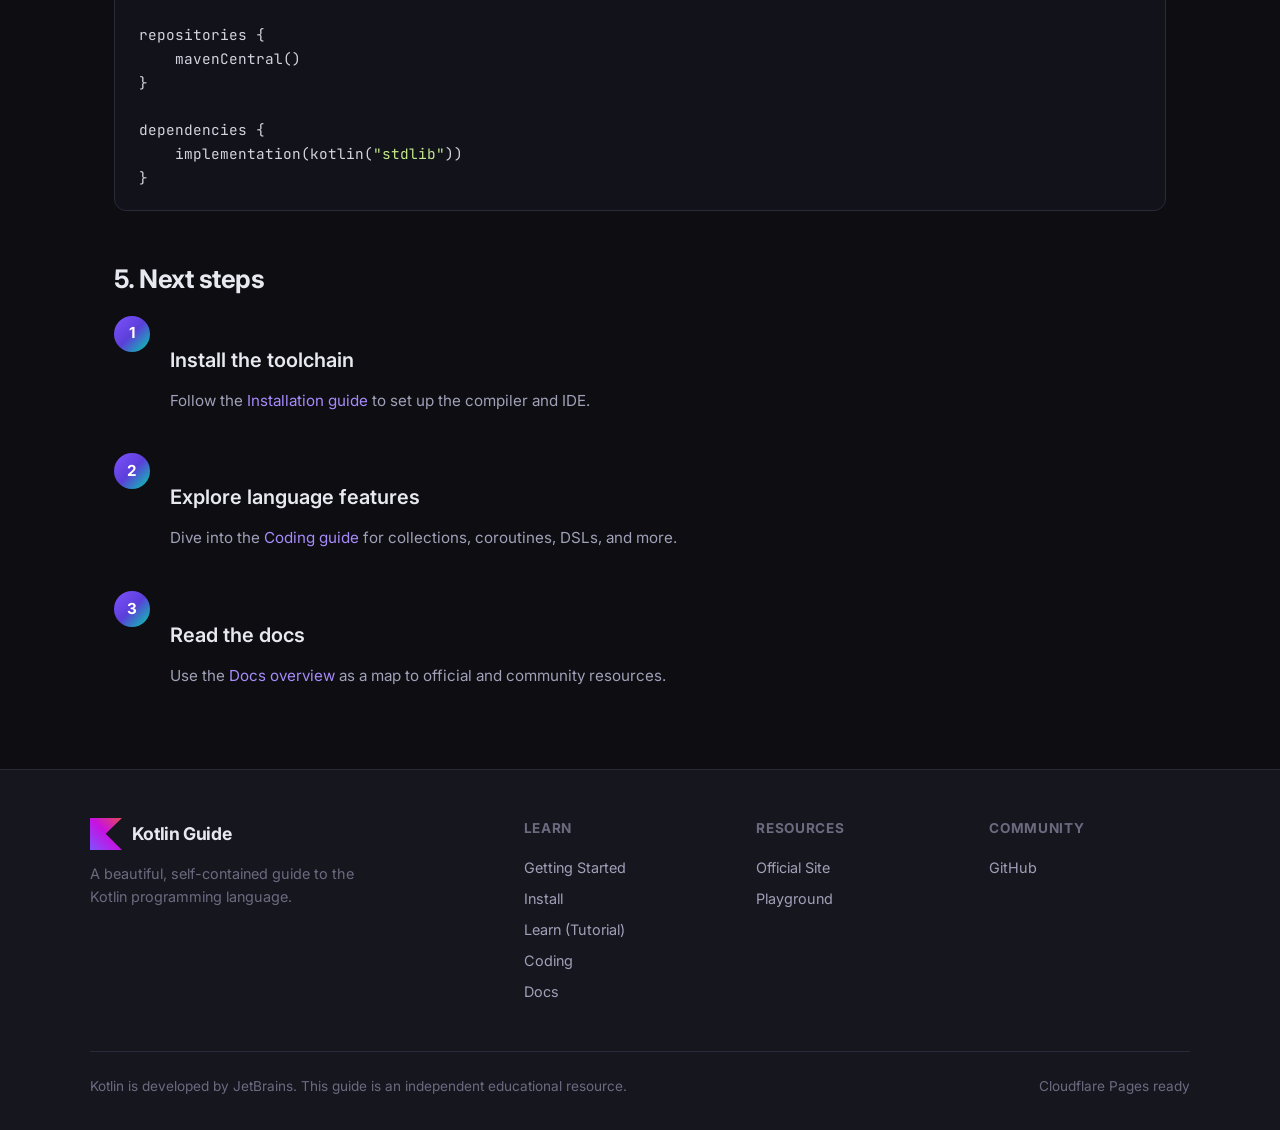
<file: getting-started.html>
<!DOCTYPE html>
<html lang="en">
<head>
  <meta charset="UTF-8">
  <meta name="viewport" content="width=device-width, initial-scale=1.0, viewport-fit=cover">
  <title>Getting Started — Kotlin Guide</title>
  <meta name="description" content="Get started with Kotlin in minutes. Your first program, project setup, and core concepts.">
  <link rel="preconnect" href="https://fonts.googleapis.com">
  <link rel="preconnect" href="https://fonts.gstatic.com" crossorigin>
  <link href="https://fonts.googleapis.com/css2?family=Inter:wght@400;500;600;700;800&family=JetBrains+Mono:wght@400;500;600&display=swap" rel="stylesheet">
  <link rel="stylesheet" href="css/styles.css">
  <link rel="icon" type="image/svg+xml" href="assets/favicon.svg">
</head>
<body>
  <nav class="navbar">
    <div class="nav-inner">
      <a href="index.html" class="logo">
        <img class="logo-mark" src="assets/kotlin-logo.svg" alt="" width="32" height="32">
        Kotlin Guide
      </a>
      <ul class="nav-links" id="primary-navigation">
        <li><a href="index.html">Home</a></li>
        <li><a href="getting-started.html" class="active">Getting Started</a></li>
        <li><a href="install.html">Install</a></li>
        <li><a href="learn.html">Learn</a></li>
        <li><a href="coding.html">Coding</a></li>
        <li><a href="docs.html">Docs</a></li>
        <li><a href="install.html" class="nav-cta">Install Now</a></li>
      </ul>
      <button type="button" class="mobile-toggle" aria-label="Toggle navigation menu" aria-controls="primary-navigation" aria-expanded="false">
        <svg width="24" height="24" viewBox="0 0 24 24" fill="none" stroke="currentColor" stroke-width="2"><path d="M4 6h16M4 12h16M4 18h16"/></svg>
      </button>
    </div>
  </nav>

  <div class="container">
    <header class="page-header">
      <div class="breadcrumb">
        <a href="index.html">Home</a>
        <svg viewBox="0 0 24 24" fill="none" stroke="currentColor" stroke-width="2"><path d="M9 18l6-6-6-6"/></svg>
        <span>Getting Started</span>
      </div>
      <h1>Getting Started with Kotlin</h1>
      <p>From zero to your first running program. No prior experience required — just curiosity and a few minutes.</p>
    </header>

    <div class="content-block">
      <h2>1. What you need</h2>
      <p>You can write and run Kotlin in several ways:</p>
      <ul>
        <li><strong>Online playground</strong> — <a href="https://play.kotlinlang.org" target="_blank" rel="noopener">play.kotlinlang.org</a> (zero install)</li>
        <li><strong>IntelliJ IDEA</strong> — recommended full IDE (Community edition is free)</li>
        <li><strong>Command-line compiler</strong> — lightweight, great for scripts and CI</li>
        <li><strong>Android Studio</strong> — if you target Android</li>
      </ul>
      <p>For this guide we start with the simplest path, then show local setup.</p>
    </div>

    <div class="content-block">
      <h2>2. Your first program</h2>
      <p>Create a file named <span class="inline-code">Hello.kt</span>:</p>

      <div class="code-block">
        <div class="code-header">
          <span class="lang">Hello.kt</span>
          <button class="copy-btn">Copy</button>
        </div>
        <pre><span class="kw">fun</span> <span class="fn">main</span>() {
    <span class="fn">println</span>(<span class="str">"Hello, Kotlin!"</span>)
}</pre>
      </div>

      <p>Compile and run from the terminal (after installing the compiler):</p>

      <div class="code-block">
        <div class="code-header">
          <span class="lang">bash</span>
          <button class="copy-btn">Copy</button>
        </div>
        <pre>kotlinc Hello.kt -include-runtime -d Hello.jar
java -jar Hello.jar</pre>
      </div>

      <div class="note">
        <strong>Tip:</strong> In IntelliJ IDEA you can just open the file and click the green Run icon next to <span class="inline-code">main</span>. No manual compilation needed.
      </div>
    </div>

    <div class="content-block">
      <h2>3. Core concepts in 5 minutes</h2>

      <h3>Variables</h3>
      <div class="code-block">
        <div class="code-header"><span class="lang">Kotlin</span><button class="copy-btn">Copy</button></div>
        <pre><span class="kw">val</span> name = <span class="str">"Kotlin"</span>      <span class="cm">// immutable (preferred)</span>
<span class="kw">var</span> count = <span class="num">0</span>          <span class="cm">// mutable</span>
count += <span class="num">1</span></pre>
      </div>

      <h3>Functions</h3>
      <div class="code-block">
        <div class="code-header"><span class="lang">Kotlin</span><button class="copy-btn">Copy</button></div>
        <pre><span class="kw">fun</span> <span class="fn">greet</span>(name: <span class="tp">String</span>): <span class="tp">String</span> {
    <span class="kw">return</span> <span class="str">"Hello, $name!"</span>
}

<span class="cm">// Single-expression form</span>
<span class="kw">fun</span> <span class="fn">double</span>(x: <span class="tp">Int</span>) = x * <span class="num">2</span></pre>
      </div>

      <h3>Null safety</h3>
      <div class="code-block">
        <div class="code-header"><span class="lang">Kotlin</span><button class="copy-btn">Copy</button></div>
        <pre><span class="kw">var</span> a: <span class="tp">String</span> = <span class="str">"not null"</span>   <span class="cm">// cannot be null</span>
<span class="kw">var</span> b: <span class="tp">String?</span> = <span class="kw">null</span>        <span class="cm">// can be null</span>

<span class="cm">// Safe call</span>
<span class="fn">println</span>(b?.length)

<span class="cm">// Elvis operator — provide a default</span>
<span class="kw">val</span> len = b?.length ?: <span class="num">0</span></pre>
      </div>

      <h3>Classes &amp; data classes</h3>
      <div class="code-block">
        <div class="code-header"><span class="lang">Kotlin</span><button class="copy-btn">Copy</button></div>
        <pre><span class="kw">class</span> <span class="tp">User</span>(<span class="kw">val</span> id: <span class="tp">Int</span>, <span class="kw">var</span> name: <span class="tp">String</span>)

<span class="kw">data class</span> <span class="tp">Point</span>(<span class="kw">val</span> x: <span class="tp">Int</span>, <span class="kw">val</span> y: <span class="tp">Int</span>)

<span class="kw">val</span> p1 = <span class="tp">Point</span>(<span class="num">1</span>, <span class="num">2</span>)
<span class="kw">val</span> p2 = p1.<span class="fn">copy</span>(x = <span class="num">10</span>)
<span class="fn">println</span>(p1)  <span class="cm">// Point(x=1, y=2)</span></pre>
      </div>
    </div>

    <div class="content-block">
      <h2>4. Project structure (Gradle)</h2>
      <p>Most real projects use Gradle. A minimal layout looks like this:</p>

      <div class="code-block">
        <div class="code-header"><span class="lang">tree</span><button class="copy-btn">Copy</button></div>
        <pre>my-app/
├── build.gradle.kts
├── settings.gradle.kts
└── src/
    └── main/
        └── kotlin/
            └── Main.kt</pre>
      </div>

      <p>Minimal <span class="inline-code">build.gradle.kts</span>:</p>

      <div class="code-block">
        <div class="code-header"><span class="lang">build.gradle.kts</span><button class="copy-btn">Copy</button></div>
        <pre>plugins {
    kotlin(<span class="str">"jvm"</span>) version <span class="str">"2.0.21"</span>
}

repositories {
    mavenCentral()
}

dependencies {
    implementation(kotlin(<span class="str">"stdlib"</span>))
}</pre>
      </div>
    </div>

    <div class="content-block">
      <h2>5. Next steps</h2>
      <div class="steps">
        <div class="step">
          <div class="step-num">1</div>
          <div class="step-content">
            <h3>Install the toolchain</h3>
            <p>Follow the <a href="install.html">Installation guide</a> to set up the compiler and IDE.</p>
          </div>
        </div>
        <div class="step">
          <div class="step-num">2</div>
          <div class="step-content">
            <h3>Explore language features</h3>
            <p>Dive into the <a href="coding.html">Coding guide</a> for collections, coroutines, DSLs, and more.</p>
          </div>
        </div>
        <div class="step">
          <div class="step-num">3</div>
          <div class="step-content">
            <h3>Read the docs</h3>
            <p>Use the <a href="docs.html">Docs overview</a> as a map to official and community resources.</p>
          </div>
        </div>
      </div>
    </div>
  </div>

  <footer class="footer">
    <div class="footer-inner">
      <div class="footer-brand">
        <a href="index.html" class="logo">
          <img class="logo-mark" src="assets/kotlin-logo.svg" alt="" width="32" height="32">
          Kotlin Guide
        </a>
        <p>A beautiful, self-contained guide to the Kotlin programming language.</p>
      </div>
      <div class="footer-col">
        <h4>Learn</h4>
        <a href="getting-started.html">Getting Started</a>
        <a href="install.html">Install</a>
        <a href="learn.html">Learn (Tutorial)</a>
        <a href="coding.html">Coding</a>
        <a href="docs.html">Docs</a>
      </div>
      <div class="footer-col">
        <h4>Resources</h4>
        <a href="https://kotlinlang.org" target="_blank" rel="noopener">Official Site</a>
        <a href="https://play.kotlinlang.org" target="_blank" rel="noopener">Playground</a>
      </div>
      <div class="footer-col">
        <h4>Community</h4>
        <a href="https://github.com/JetBrains/kotlin" target="_blank" rel="noopener">GitHub</a>
      </div>
    </div>
    <div class="footer-bottom">
      <span>Kotlin is developed by JetBrains. This guide is an independent educational resource.</span>
      <span>Cloudflare Pages ready</span>
    </div>
  </footer>
  <script src="js/main.js"></script>
</body>
</html>
</file>
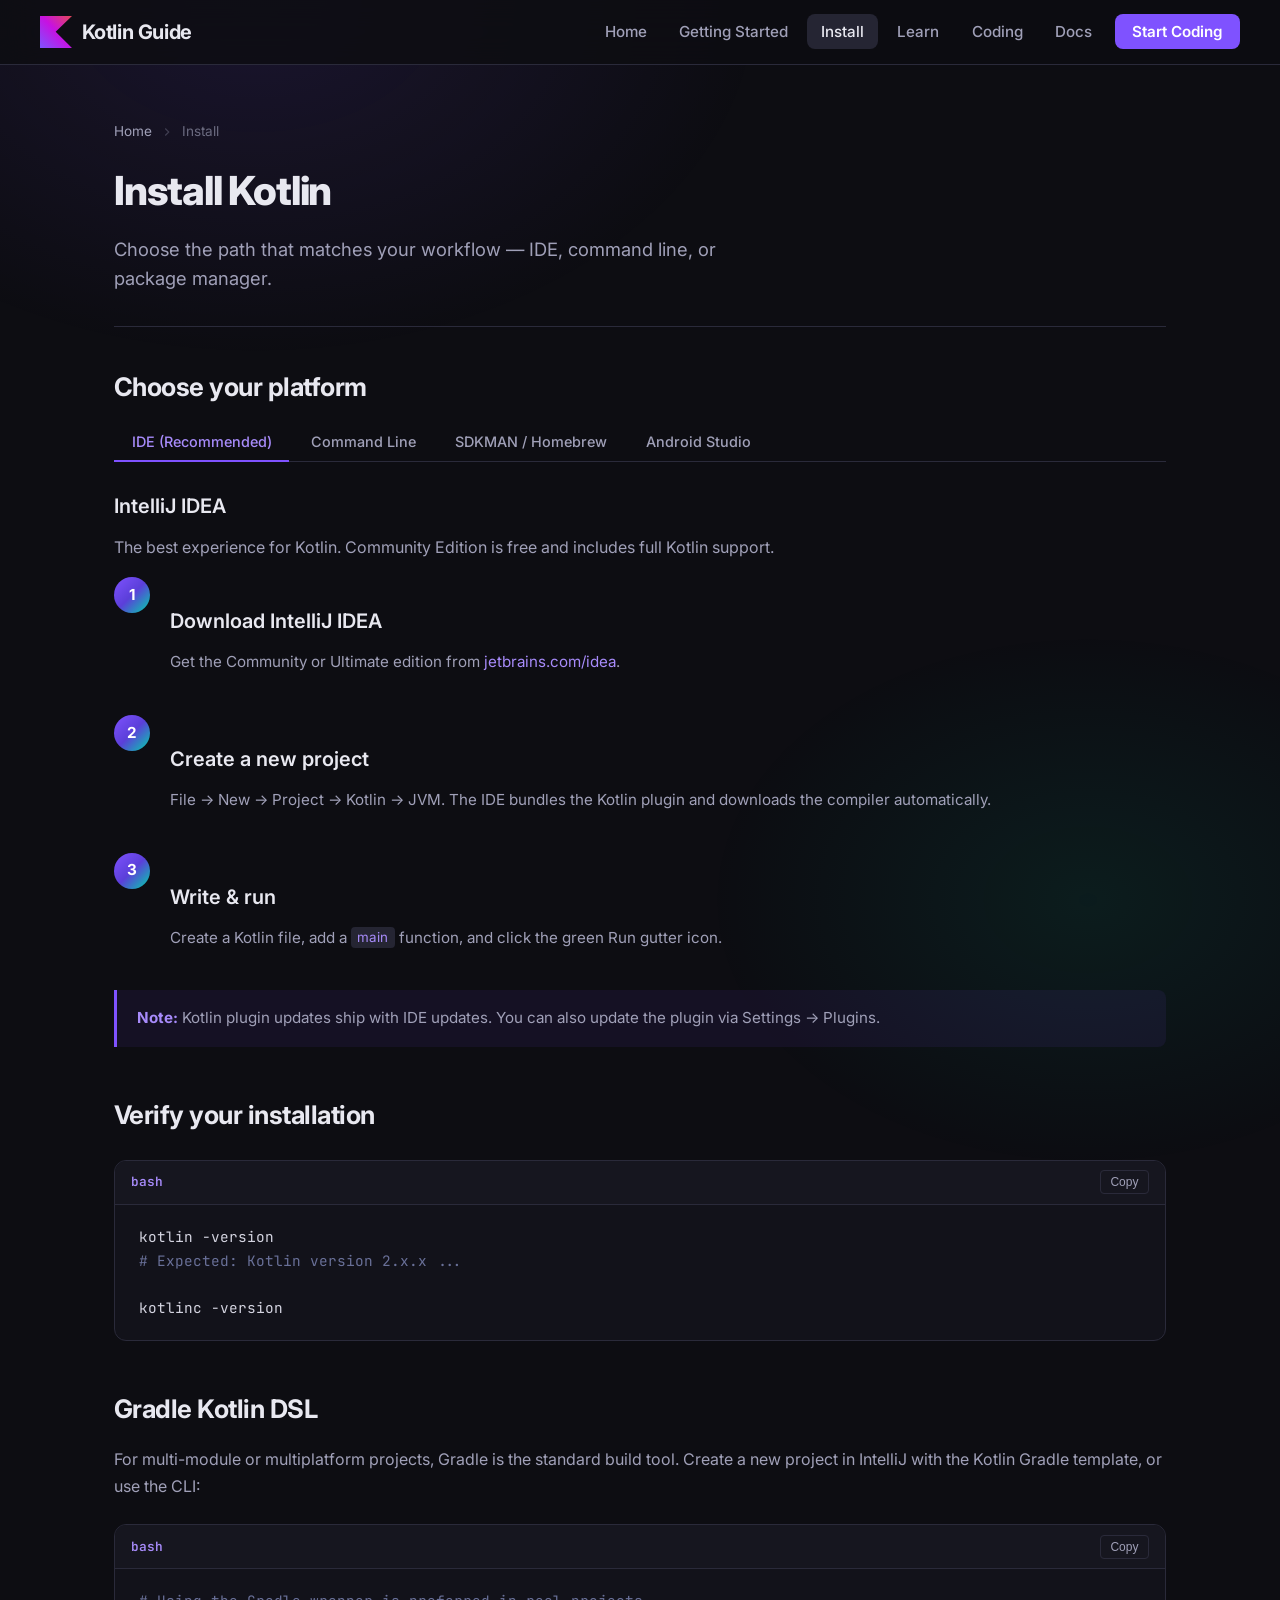
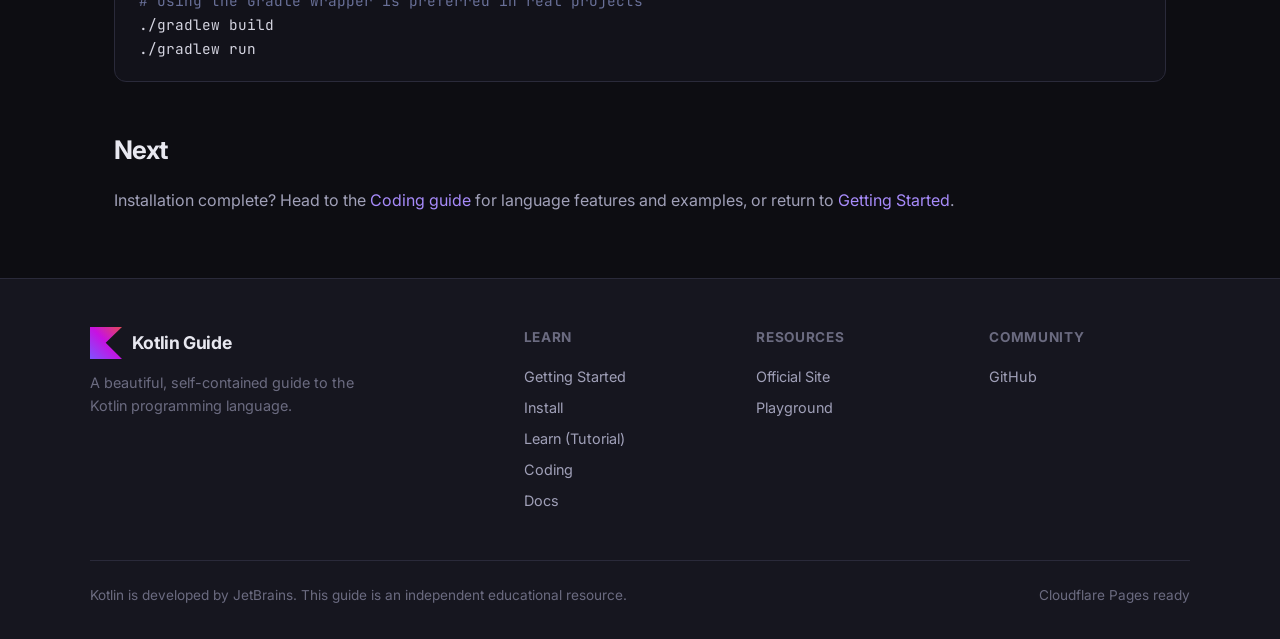
<file: install.html>
<!DOCTYPE html>
<html lang="en">
<head>
  <meta charset="UTF-8">
  <meta name="viewport" content="width=device-width, initial-scale=1.0, viewport-fit=cover">
  <title>Install Kotlin — Kotlin Guide</title>
  <meta name="description" content="Install the Kotlin compiler, set up IntelliJ IDEA, Android Studio, and command-line tools.">
  <link rel="preconnect" href="https://fonts.googleapis.com">
  <link rel="preconnect" href="https://fonts.gstatic.com" crossorigin>
  <link href="https://fonts.googleapis.com/css2?family=Inter:wght@400;500;600;700;800&family=JetBrains+Mono:wght@400;500;600&display=swap" rel="stylesheet">
  <link rel="stylesheet" href="css/styles.css">
  <link rel="icon" type="image/svg+xml" href="assets/favicon.svg">
</head>
<body>
  <nav class="navbar">
    <div class="nav-inner">
      <a href="index.html" class="logo">
        <img class="logo-mark" src="assets/kotlin-logo.svg" alt="" width="32" height="32">
        Kotlin Guide
      </a>
      <ul class="nav-links" id="primary-navigation">
        <li><a href="index.html">Home</a></li>
        <li><a href="getting-started.html">Getting Started</a></li>
        <li><a href="install.html">Install</a></li>
        <li><a href="learn.html">Learn</a></li>
        <li><a href="coding.html">Coding</a></li>
        <li><a href="docs.html">Docs</a></li>
        <li><a href="coding.html" class="nav-cta">Start Coding</a></li>
      </ul>
      <button type="button" class="mobile-toggle" aria-label="Toggle navigation menu" aria-controls="primary-navigation" aria-expanded="false">
        <svg width="24" height="24" viewBox="0 0 24 24" fill="none" stroke="currentColor" stroke-width="2"><path d="M4 6h16M4 12h16M4 18h16"/></svg>
      </button>
    </div>
  </nav>

  <div class="container">
    <header class="page-header">
      <div class="breadcrumb">
        <a href="index.html">Home</a>
        <svg viewBox="0 0 24 24" fill="none" stroke="currentColor" stroke-width="2"><path d="M9 18l6-6-6-6"/></svg>
        <span>Install</span>
      </div>
      <h1>Install Kotlin</h1>
      <p>Choose the path that matches your workflow — IDE, command line, or package manager.</p>
    </header>

    <div class="content-block" data-tabs>
      <h2>Choose your platform</h2>
      <div class="tabs">
        <button class="tab active" data-tab="ide">IDE (Recommended)</button>
        <button class="tab" data-tab="cli">Command Line</button>
        <button class="tab" data-tab="sdkman">SDKMAN / Homebrew</button>
        <button class="tab" data-tab="android">Android Studio</button>
      </div>

      <div class="tab-panel active" data-panel="ide">
        <h3>IntelliJ IDEA</h3>
        <p>The best experience for Kotlin. Community Edition is free and includes full Kotlin support.</p>
        <div class="steps">
          <div class="step">
            <div class="step-num">1</div>
            <div class="step-content">
              <h3>Download IntelliJ IDEA</h3>
              <p>Get the Community or Ultimate edition from <a href="https://www.jetbrains.com/idea/download/" target="_blank" rel="noopener">jetbrains.com/idea</a>.</p>
            </div>
          </div>
          <div class="step">
            <div class="step-num">2</div>
            <div class="step-content">
              <h3>Create a new project</h3>
              <p>File → New → Project → Kotlin → JVM. The IDE bundles the Kotlin plugin and downloads the compiler automatically.</p>
            </div>
          </div>
          <div class="step">
            <div class="step-num">3</div>
            <div class="step-content">
              <h3>Write &amp; run</h3>
              <p>Create a Kotlin file, add a <span class="inline-code">main</span> function, and click the green Run gutter icon.</p>
            </div>
          </div>
        </div>
        <div class="note">
          <strong>Note:</strong> Kotlin plugin updates ship with IDE updates. You can also update the plugin via Settings → Plugins.
        </div>
      </div>

      <div class="tab-panel" data-panel="cli">
        <h3>Command-line compiler</h3>
        <p>Official compiler packages for Linux, macOS, and Windows.</p>

        <h3>Manual download</h3>
        <ol>
          <li>Download the latest compiler from <a href="https://github.com/JetBrains/kotlin/releases" target="_blank" rel="noopener">GitHub Releases</a>.</li>
          <li>Unpack the archive.</li>
          <li>Add the <span class="inline-code">bin</span> directory to your <span class="inline-code">PATH</span>.</li>
        </ol>

        <div class="code-block">
          <div class="code-header"><span class="lang">bash</span><button class="copy-btn">Copy</button></div>
          <pre><span class="cm"># Example (Linux / macOS)</span>
curl -LO https://github.com/JetBrains/kotlin/releases/download/v2.0.21/kotlin-compiler-2.0.21.zip
unzip kotlin-compiler-2.0.21.zip
export PATH="$PATH:$(pwd)/kotlinc/bin"
kotlinc -version</pre>
        </div>

        <h3>Compile &amp; run</h3>
        <div class="code-block">
          <div class="code-header"><span class="lang">bash</span><button class="copy-btn">Copy</button></div>
          <pre>kotlinc hello.kt -include-runtime -d hello.jar
java -jar hello.jar

<span class="cm"># Or use the Kotlin runner directly</span>
kotlin hello.jar</pre>
        </div>
      </div>

      <div class="tab-panel" data-panel="sdkman">
        <h3>SDKMAN (Linux / macOS)</h3>
        <div class="code-block">
          <div class="code-header"><span class="lang">bash</span><button class="copy-btn">Copy</button></div>
          <pre><span class="cm"># Install SDKMAN if you don't have it</span>
curl -s "https://get.sdkman.io" | bash
source "$HOME/.sdkman/bin/sdkman-init.sh"

<span class="cm"># Install Kotlin</span>
sdk install kotlin
kotlin -version</pre>
        </div>

        <h3>Homebrew (macOS)</h3>
        <div class="code-block">
          <div class="code-header"><span class="lang">bash</span><button class="copy-btn">Copy</button></div>
          <pre>brew install kotlin
kotlin -version</pre>
        </div>

        <h3>Snap (Linux)</h3>
        <div class="code-block">
          <div class="code-header"><span class="lang">bash</span><button class="copy-btn">Copy</button></div>
          <pre>sudo snap install --classic kotlin</pre>
        </div>
      </div>

      <div class="tab-panel" data-panel="android">
        <h3>Android Studio</h3>
        <p>Android Studio includes full Kotlin support out of the box.</p>
        <div class="steps">
          <div class="step">
            <div class="step-num">1</div>
            <div class="step-content">
              <h3>Download Android Studio</h3>
              <p>Get it from <a href="https://developer.android.com/studio" target="_blank" rel="noopener">developer.android.com/studio</a>.</p>
            </div>
          </div>
          <div class="step">
            <div class="step-num">2</div>
            <div class="step-content">
              <h3>New project with Kotlin</h3>
              <p>When creating a project, select Kotlin as the language. Empty Activity is a good starting template.</p>
            </div>
          </div>
          <div class="step">
            <div class="step-num">3</div>
            <div class="step-content">
              <h3>Verify</h3>
              <p>Open any <span class="inline-code">.kt</span> file — syntax highlighting and the Run configuration should work immediately.</p>
            </div>
          </div>
        </div>
      </div>
    </div>

    <div class="content-block">
      <h2>Verify your installation</h2>
      <div class="code-block">
        <div class="code-header"><span class="lang">bash</span><button class="copy-btn">Copy</button></div>
        <pre>kotlin -version
<span class="cm"># Expected: Kotlin version 2.x.x ...</span>

kotlinc -version</pre>
      </div>
    </div>

    <div class="content-block">
      <h2>Gradle Kotlin DSL</h2>
      <p>For multi-module or multiplatform projects, Gradle is the standard build tool. Create a new project in IntelliJ with the Kotlin Gradle template, or use the CLI:</p>
      <div class="code-block">
        <div class="code-header"><span class="lang">bash</span><button class="copy-btn">Copy</button></div>
        <pre><span class="cm"># Using the Gradle wrapper is preferred in real projects</span>
./gradlew build
./gradlew run</pre>
      </div>
    </div>

    <div class="content-block">
      <h2>Next</h2>
      <p>Installation complete? Head to the <a href="coding.html">Coding guide</a> for language features and examples, or return to <a href="getting-started.html">Getting Started</a>.</p>
    </div>
  </div>

  <footer class="footer">
    <div class="footer-inner">
      <div class="footer-brand">
        <a href="index.html" class="logo">
          <img class="logo-mark" src="assets/kotlin-logo.svg" alt="" width="32" height="32">
          Kotlin Guide
        </a>
        <p>A beautiful, self-contained guide to the Kotlin programming language.</p>
      </div>
      <div class="footer-col">
        <h4>Learn</h4>
        <a href="getting-started.html">Getting Started</a>
        <a href="install.html">Install</a>
        <a href="learn.html">Learn (Tutorial)</a>
        <a href="coding.html">Coding</a>
        <a href="docs.html">Docs</a>
      </div>
      <div class="footer-col">
        <h4>Resources</h4>
        <a href="https://kotlinlang.org" target="_blank" rel="noopener">Official Site</a>
        <a href="https://play.kotlinlang.org" target="_blank" rel="noopener">Playground</a>
      </div>
      <div class="footer-col">
        <h4>Community</h4>
        <a href="https://github.com/JetBrains/kotlin" target="_blank" rel="noopener">GitHub</a>
      </div>
    </div>
    <div class="footer-bottom">
      <span>Kotlin is developed by JetBrains. This guide is an independent educational resource.</span>
      <span>Cloudflare Pages ready</span>
    </div>
  </footer>
  <script src="js/main.js"></script>
</body>
</html>
</file>
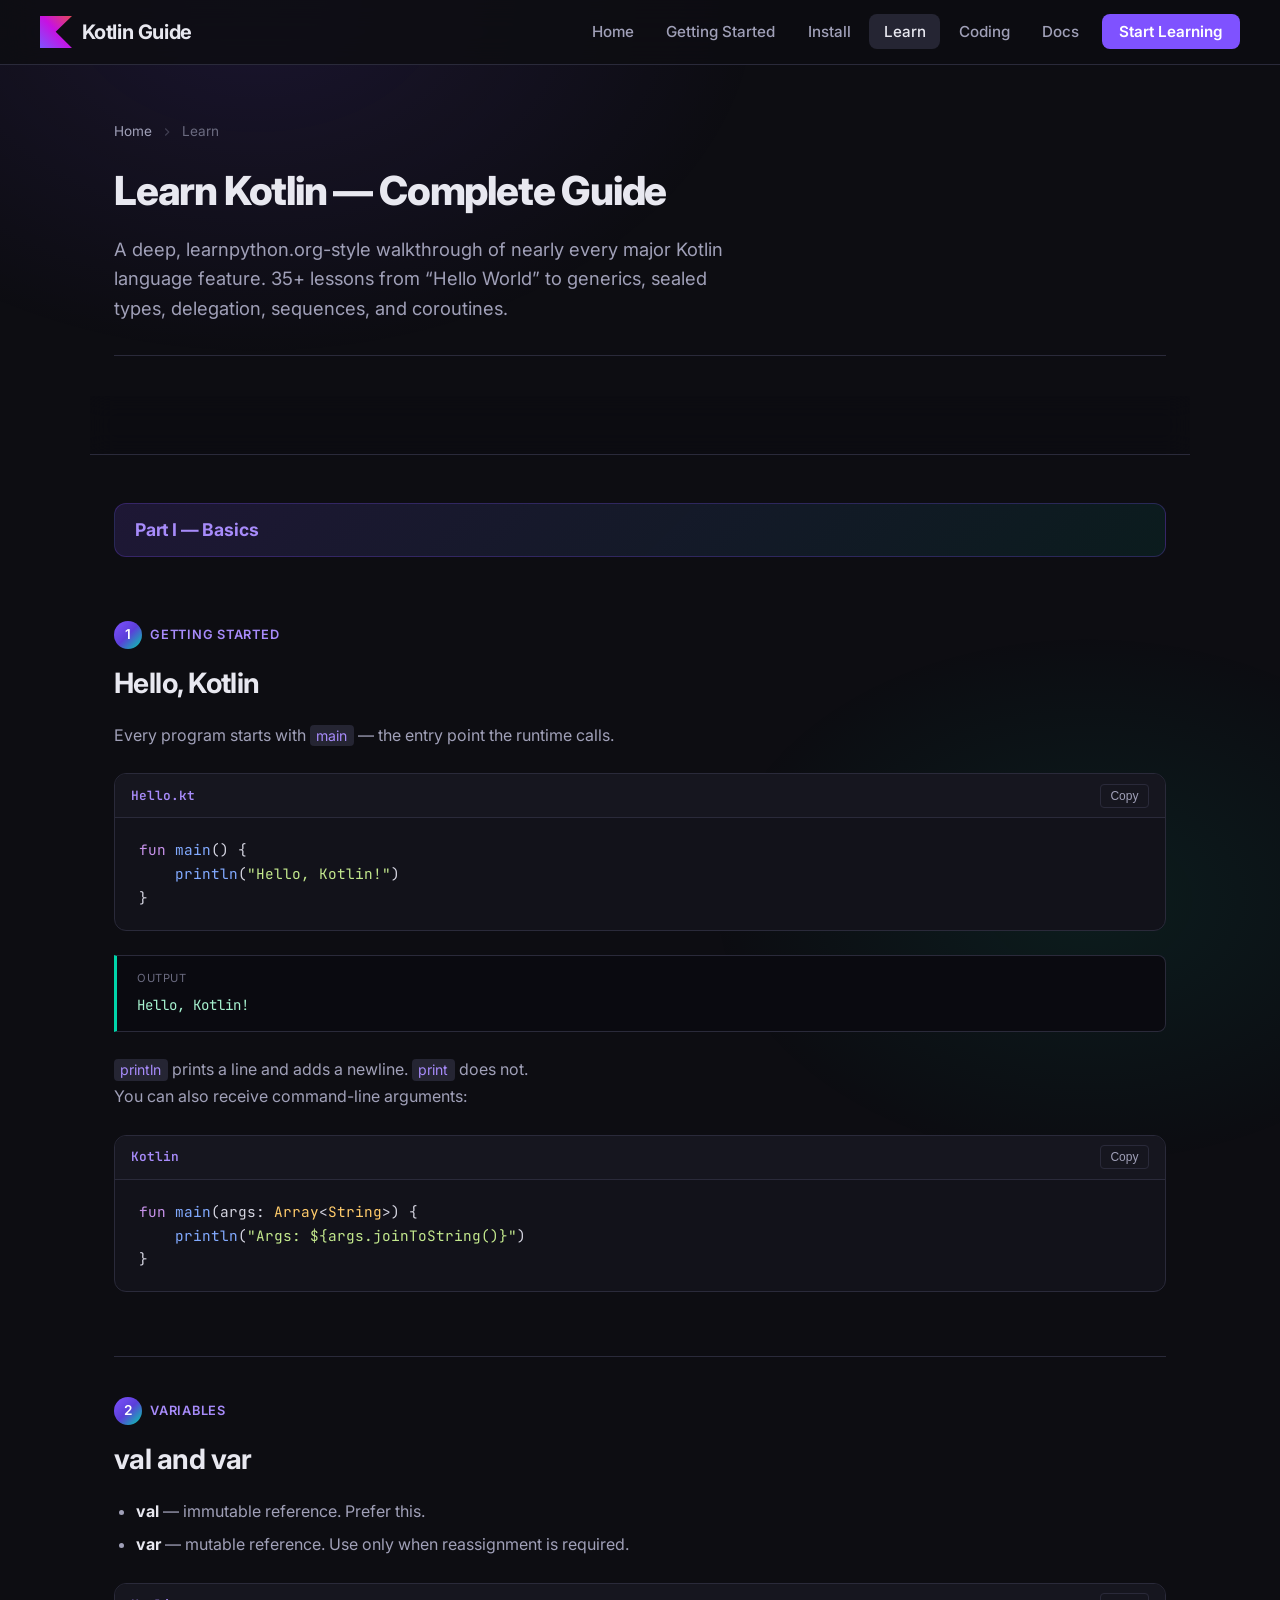
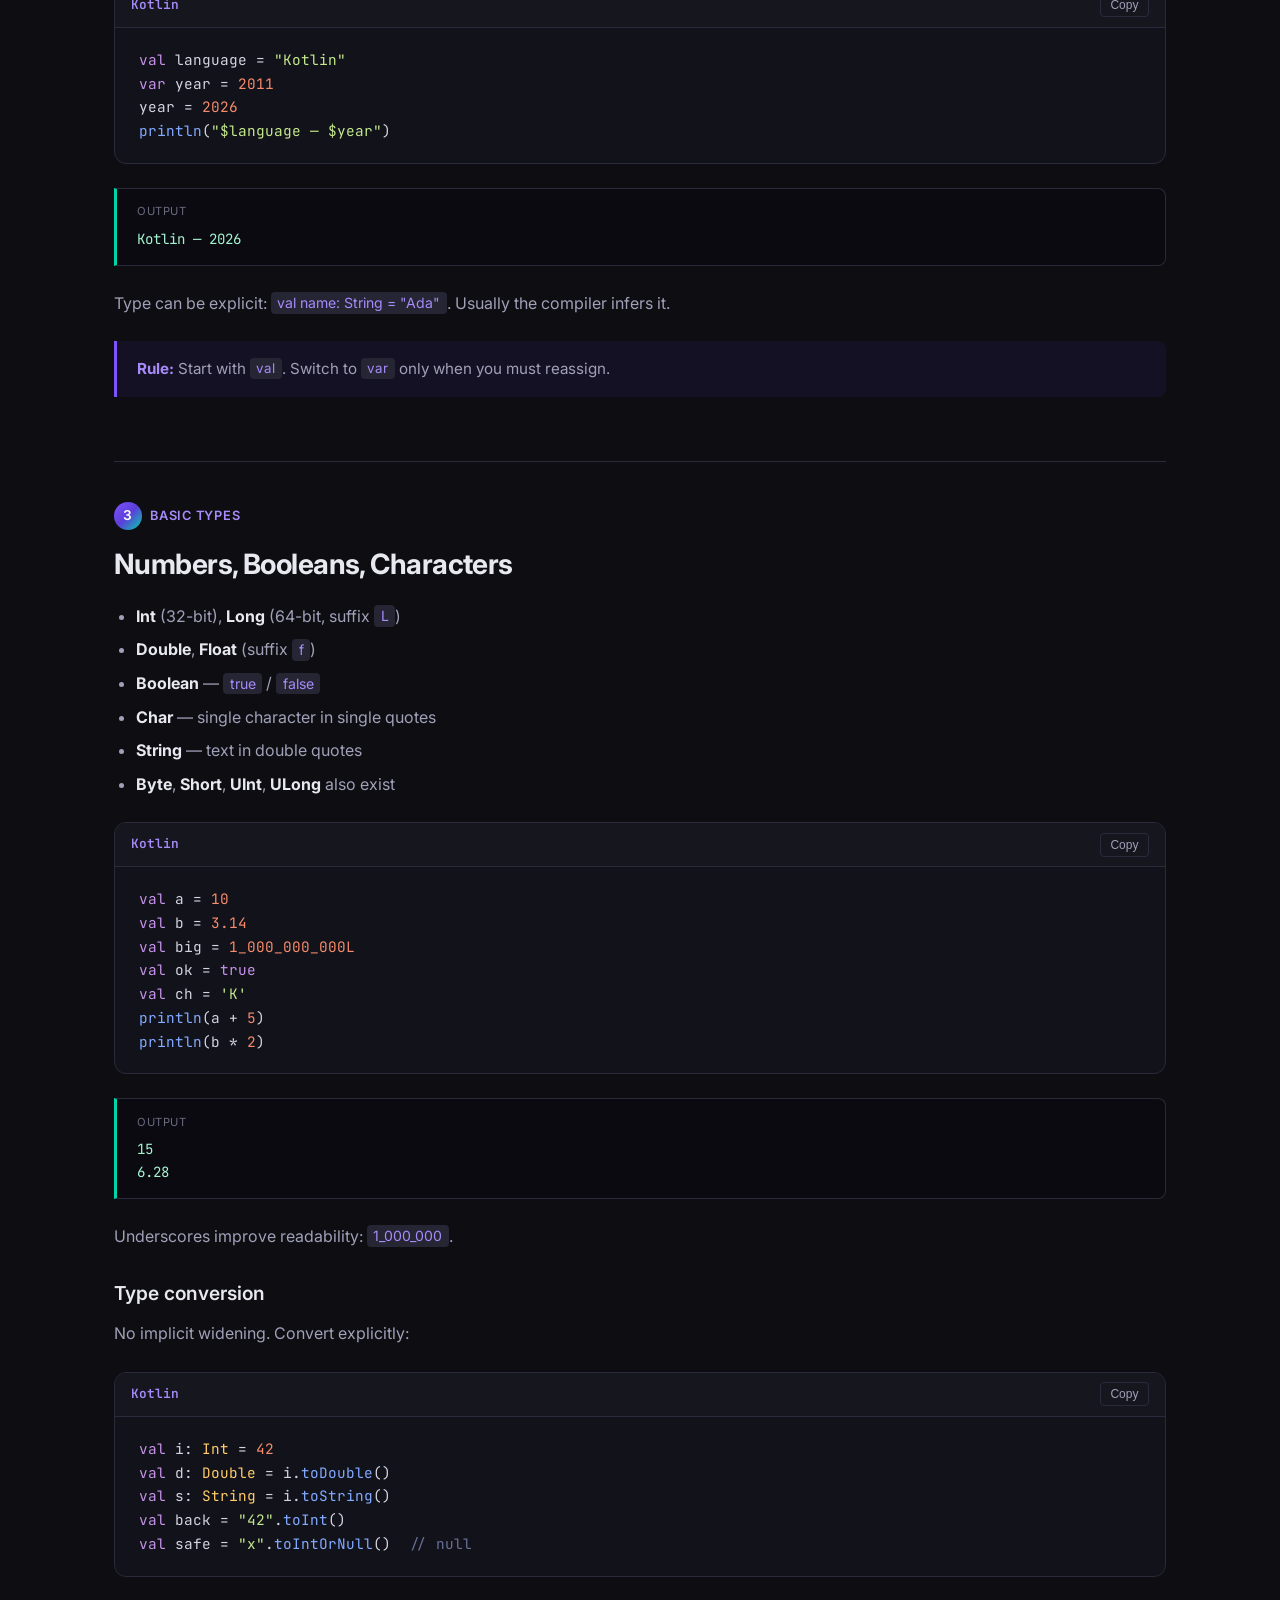
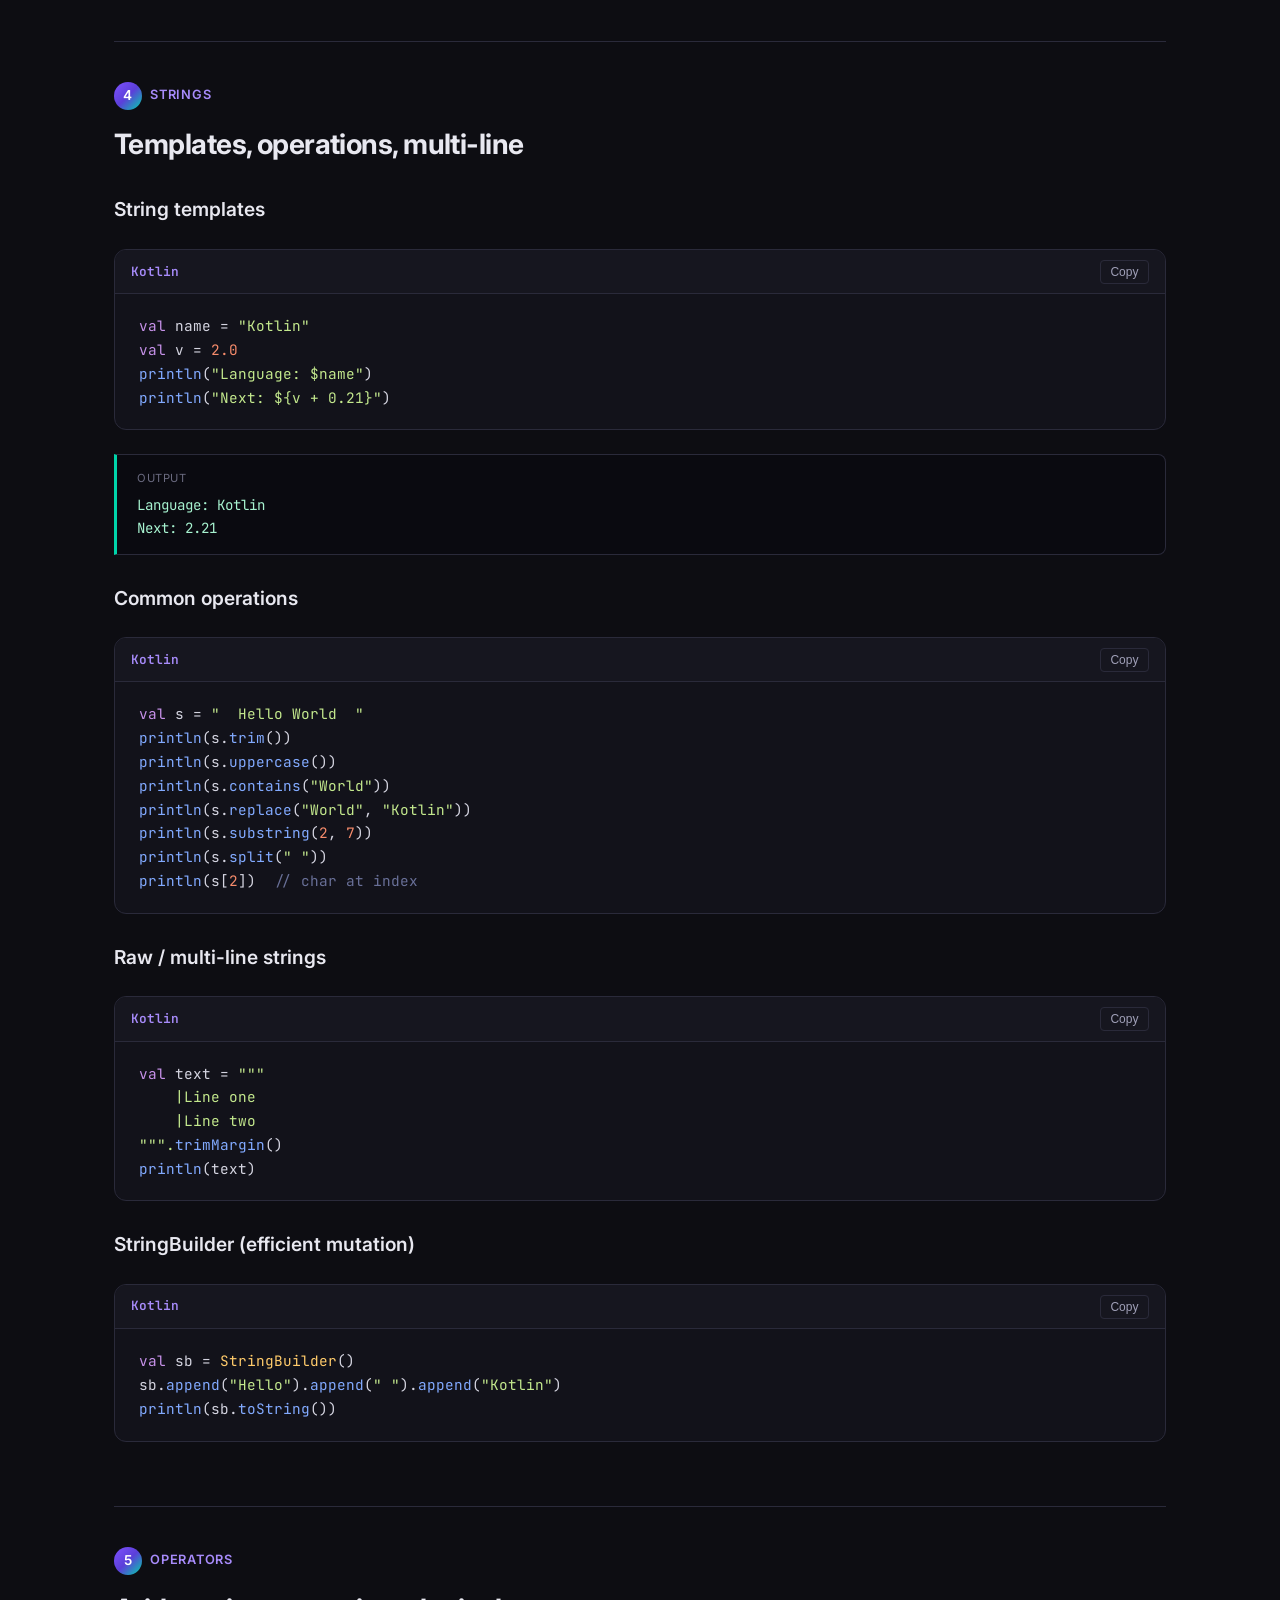
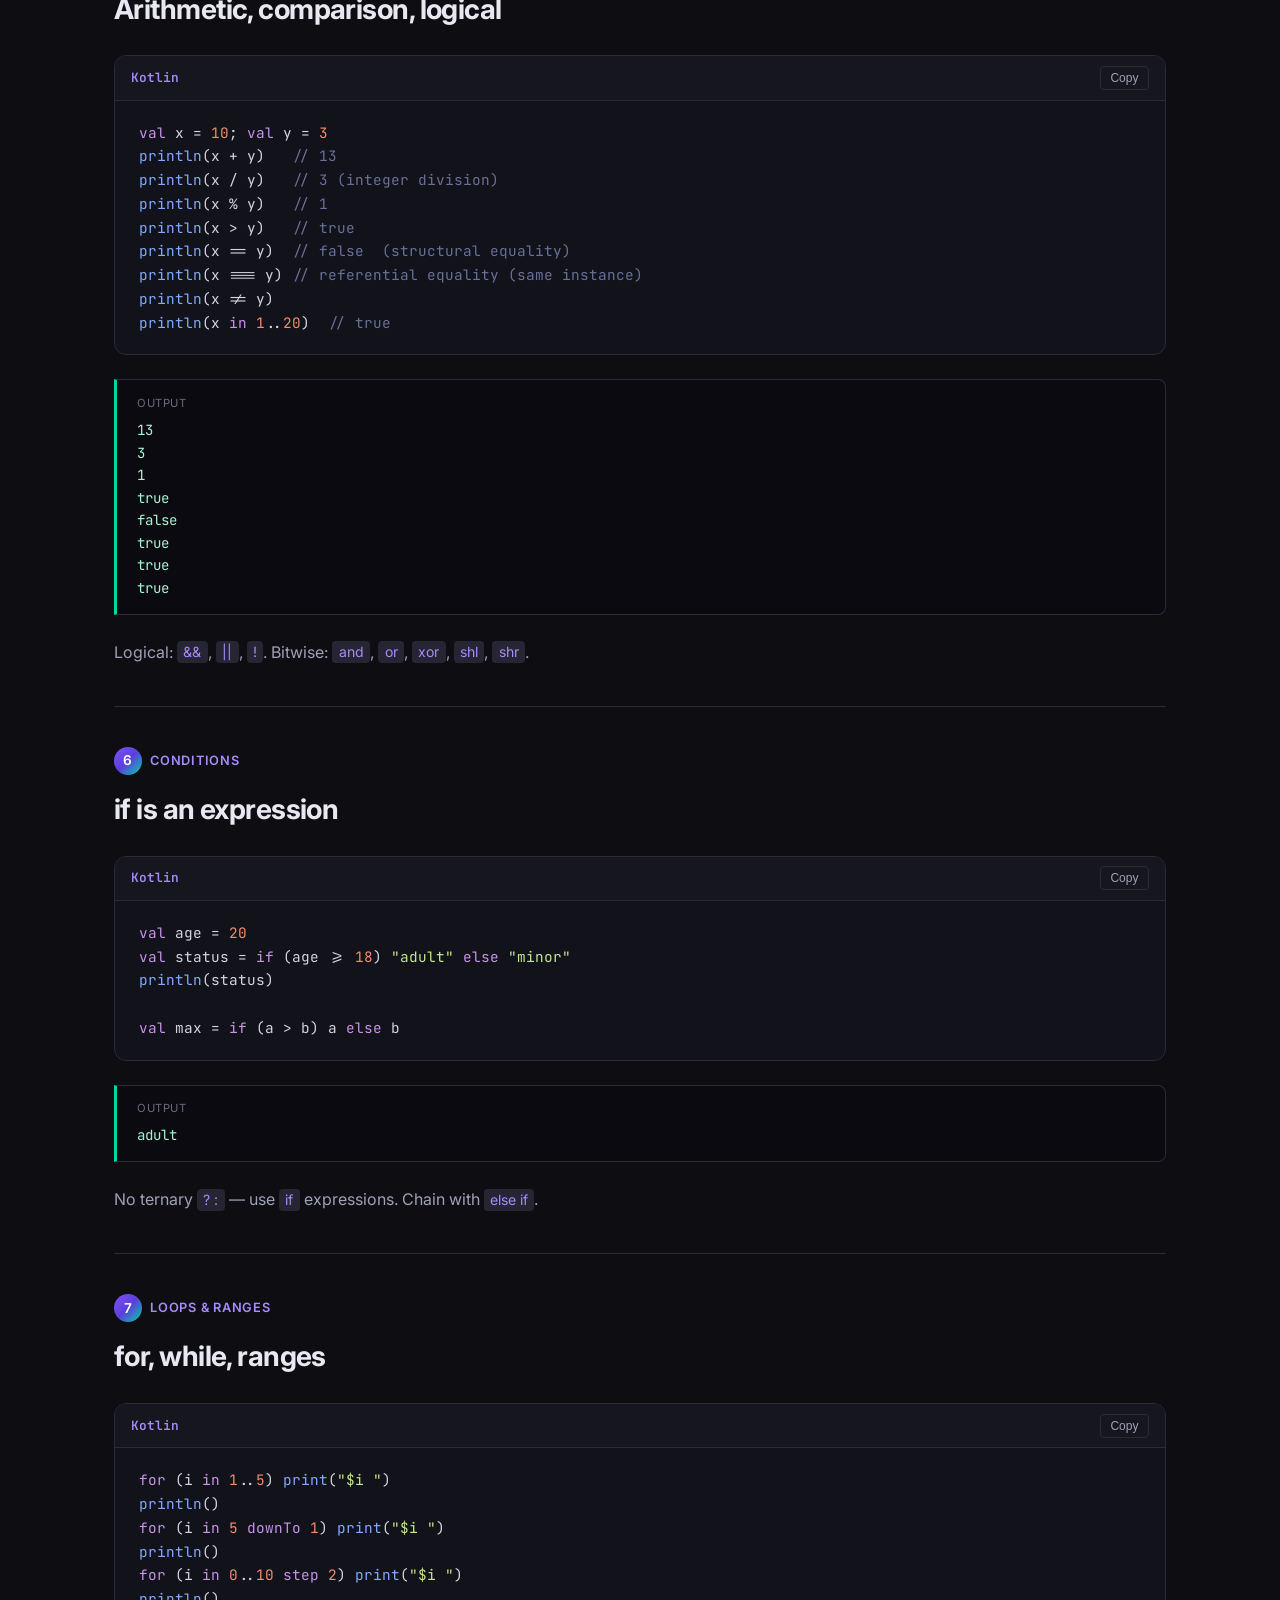
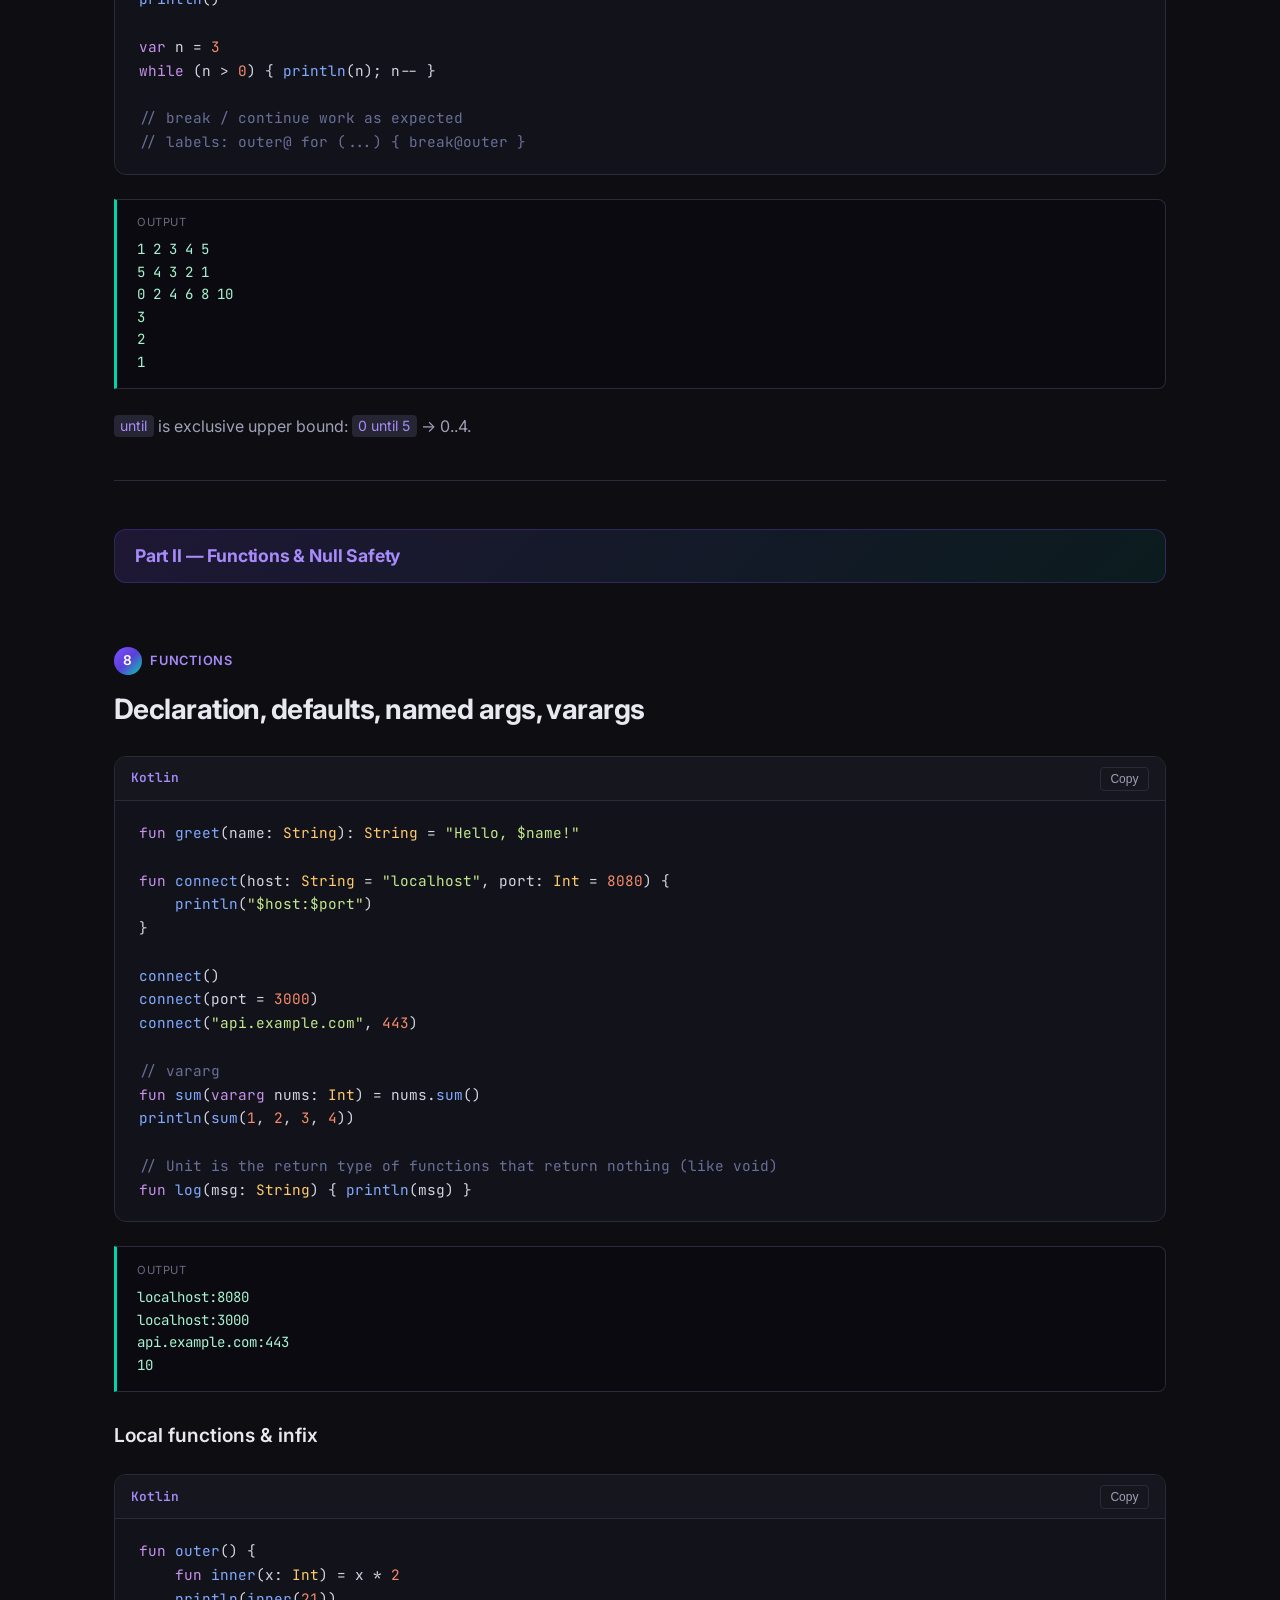
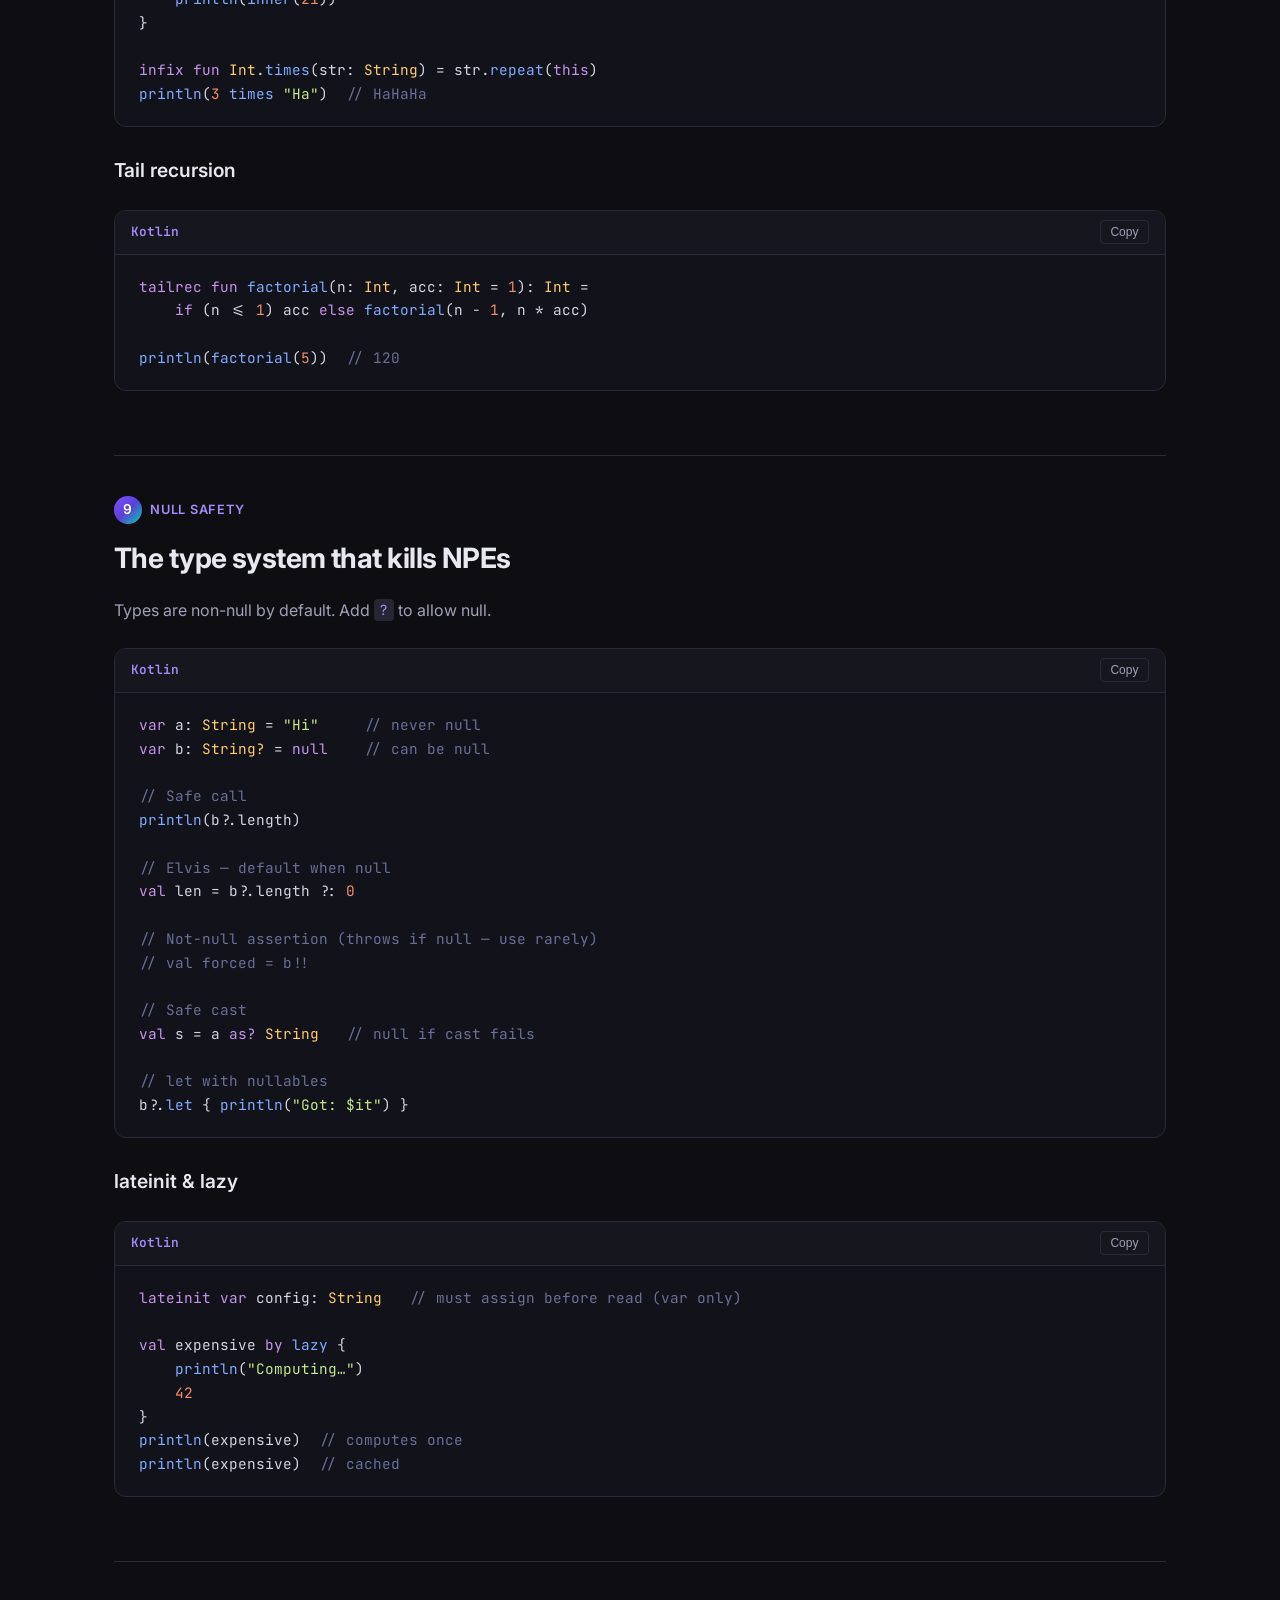
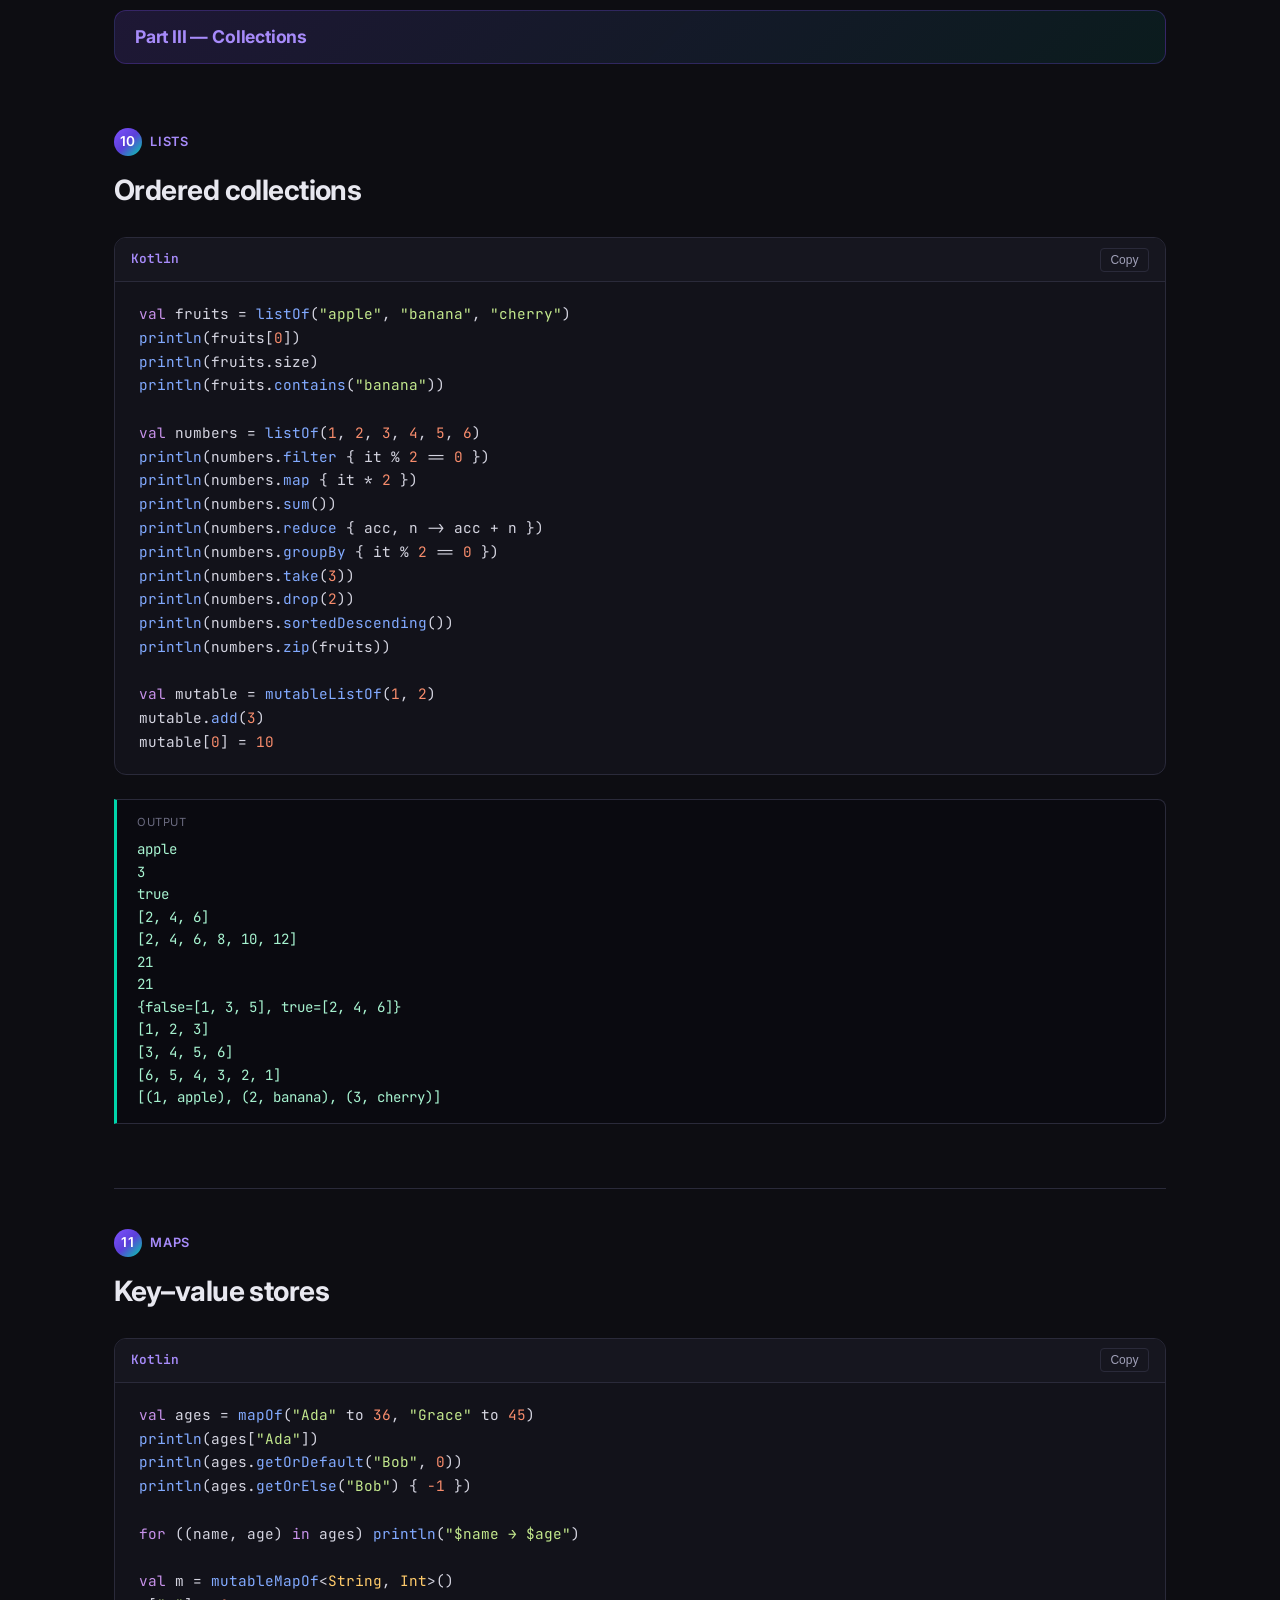
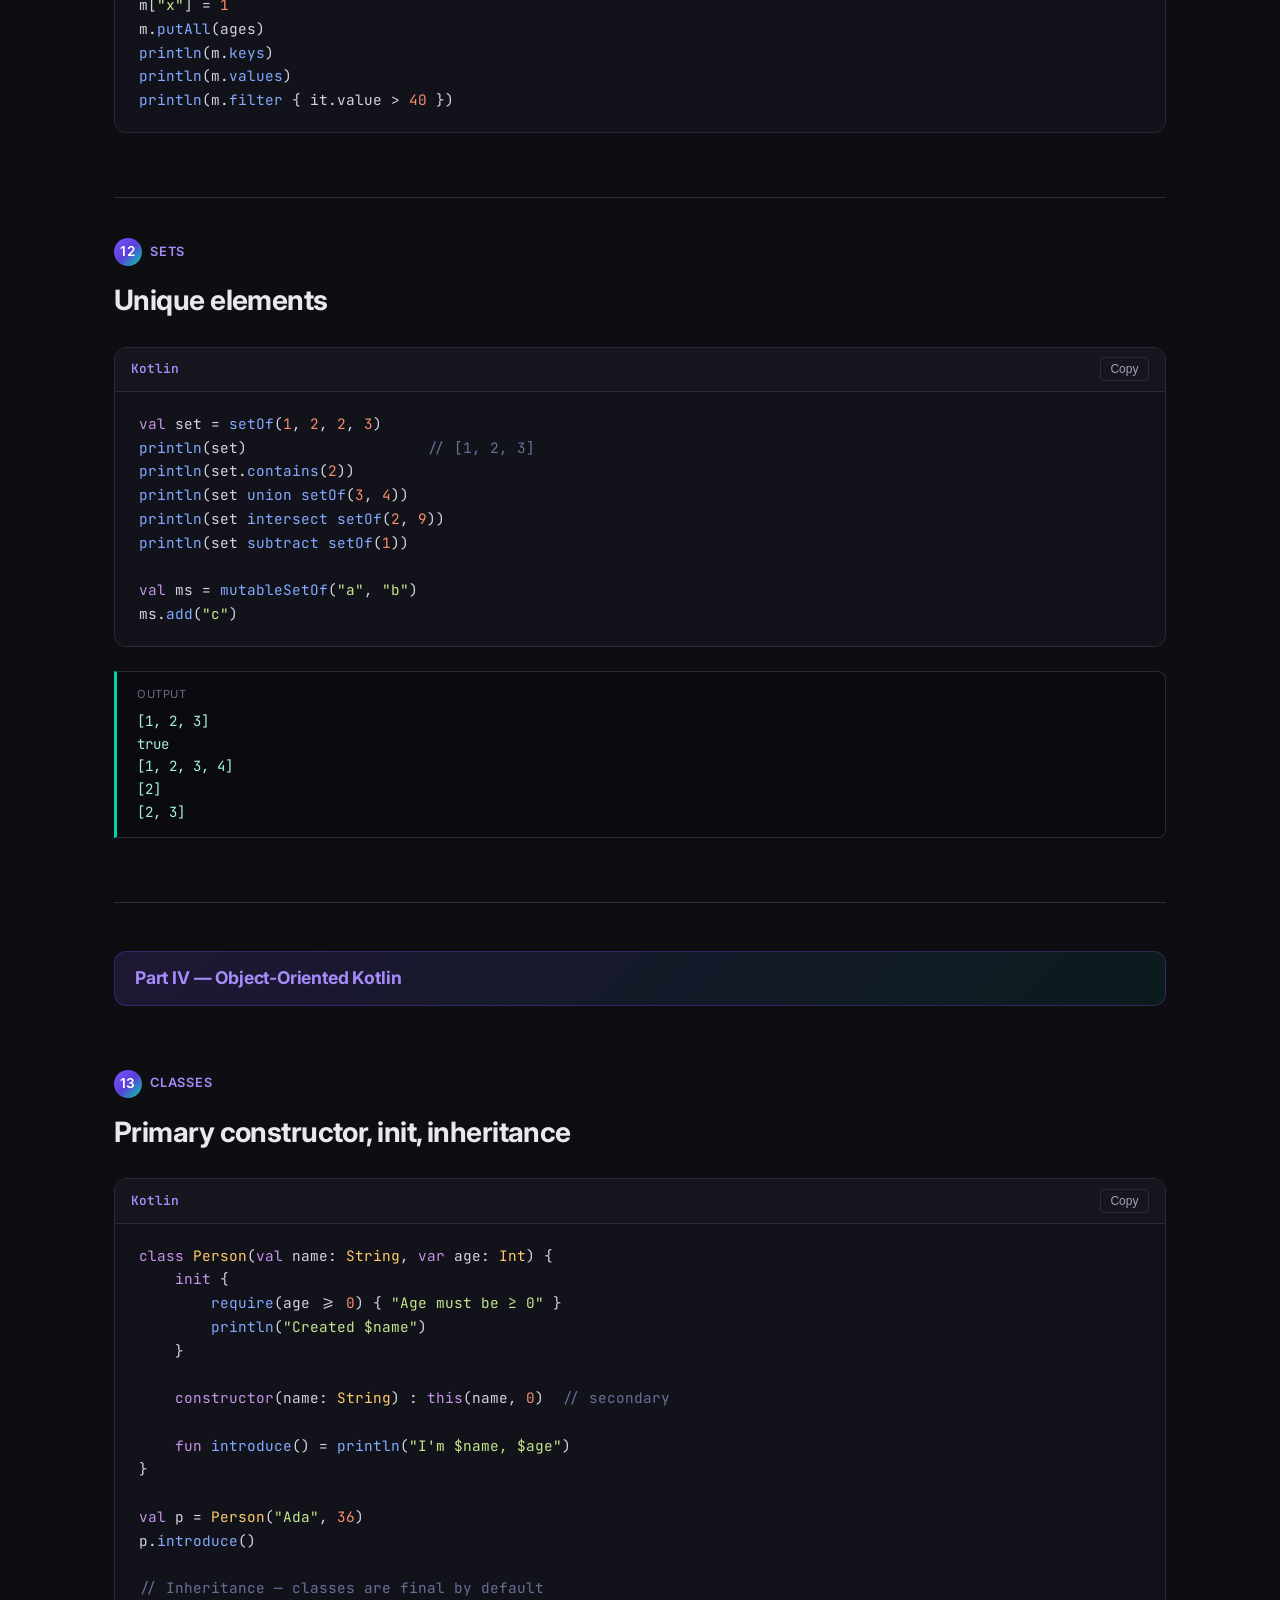
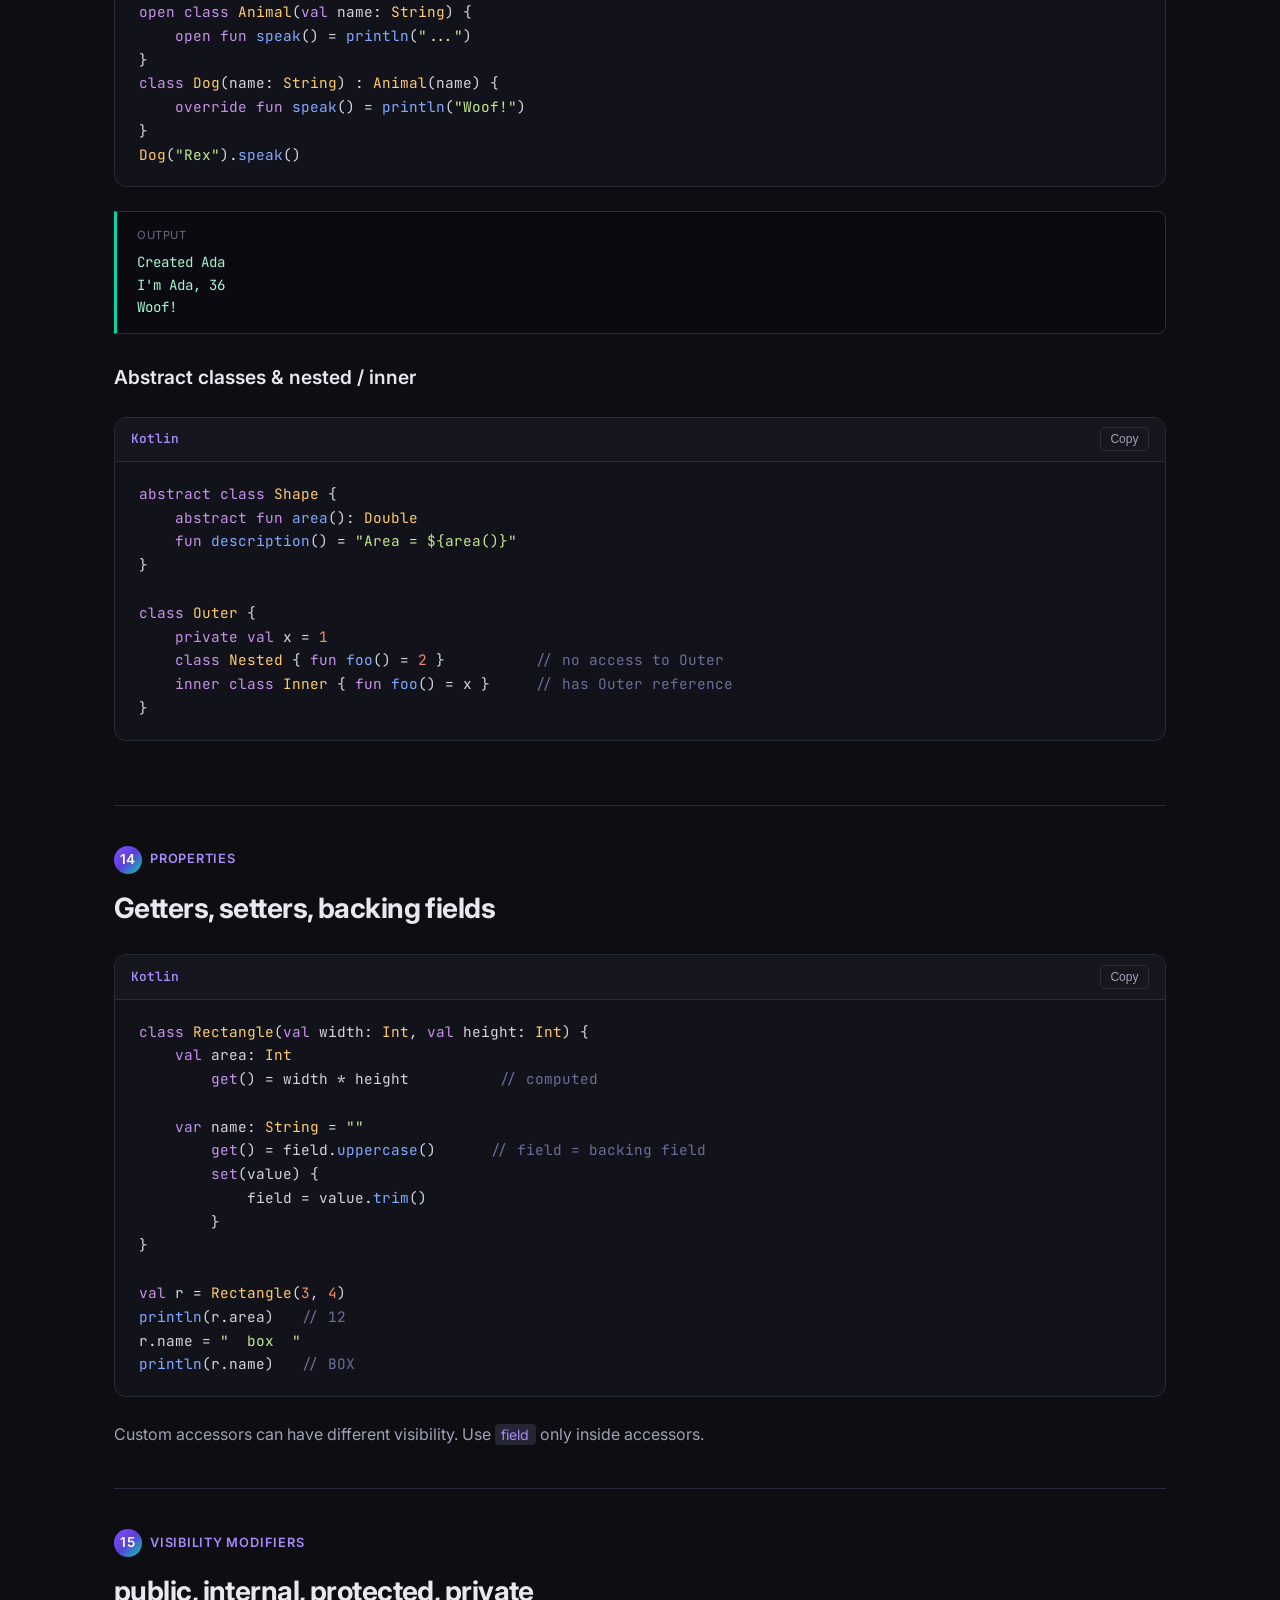
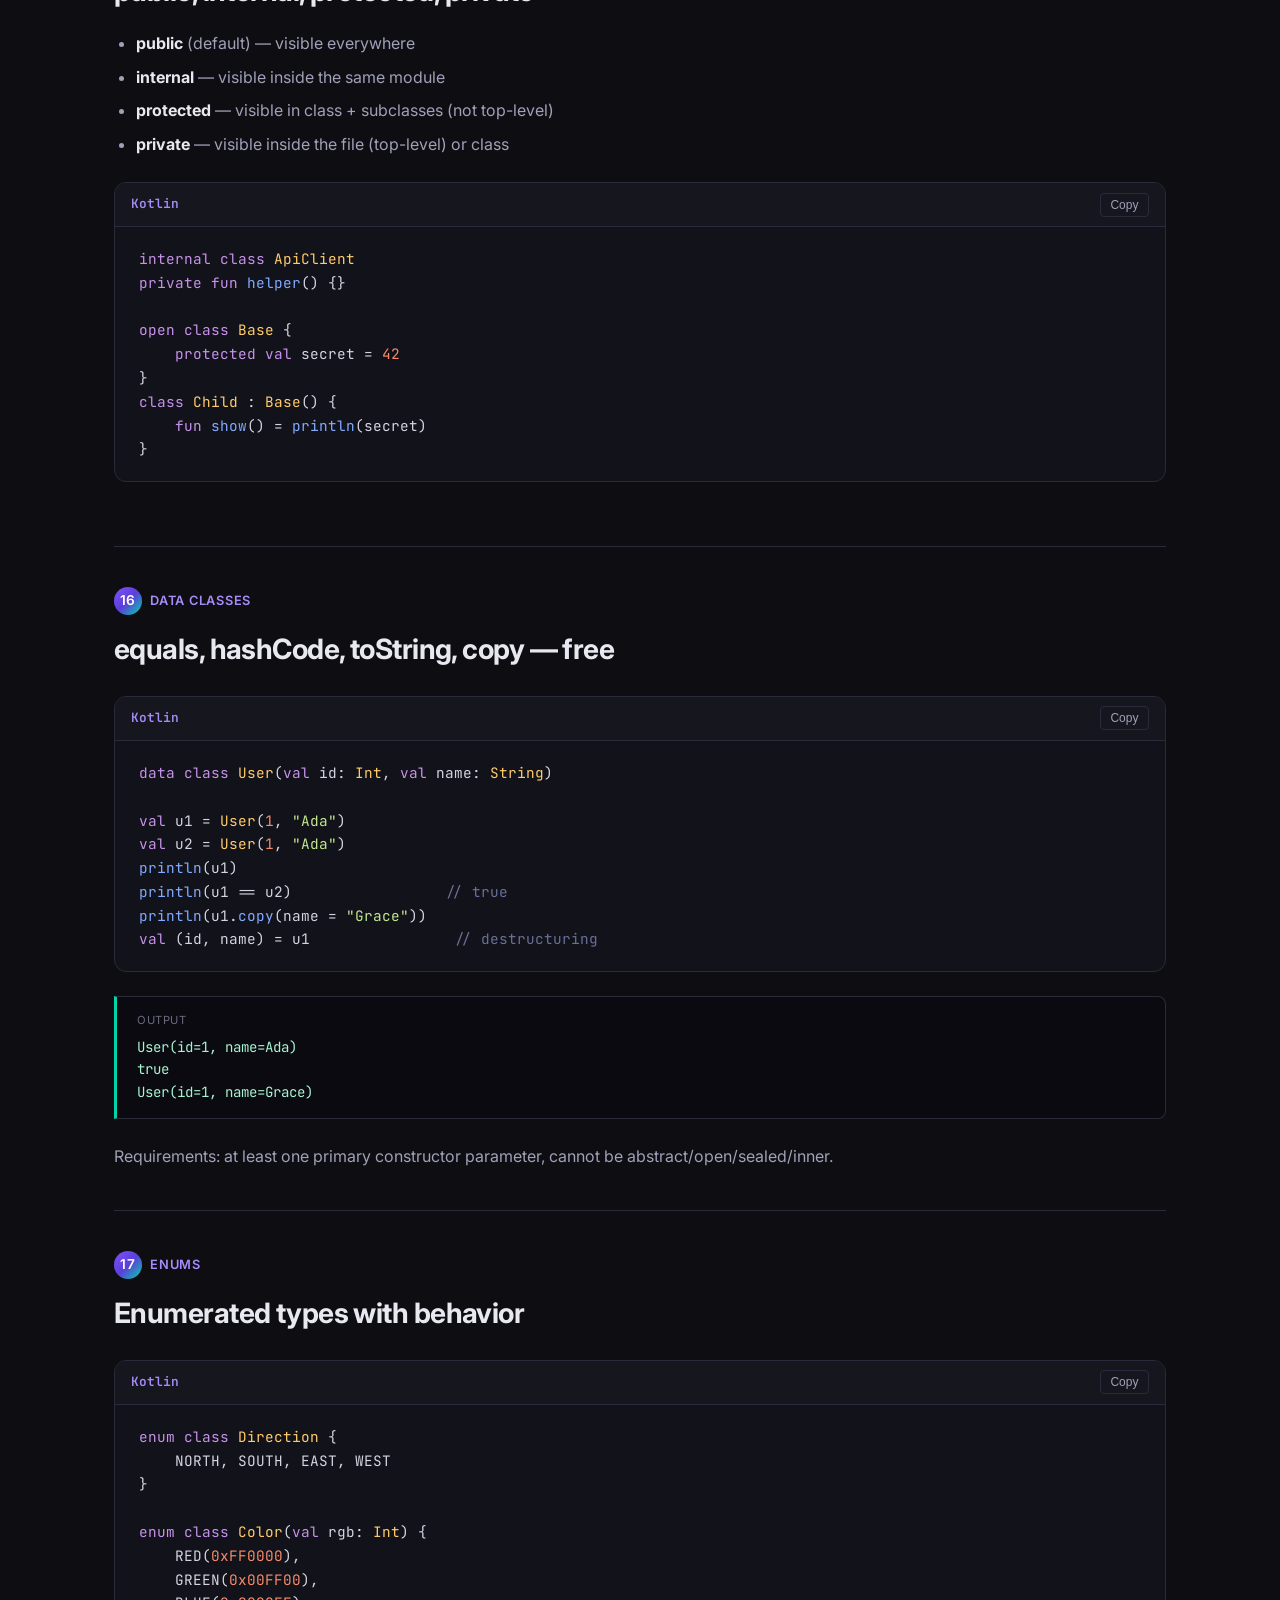
<file: learn.html>
<!DOCTYPE html>
<html lang="en">
<head>
  <meta charset="UTF-8">
  <meta name="viewport" content="width=device-width, initial-scale=1.0, viewport-fit=cover">
  <title>Learn Kotlin — Complete Step-by-Step Tutorial</title>
  <meta name="description" content="Deep, learnpython.org-style Kotlin tutorial covering nearly every language feature: types, null safety, classes, generics, sealed types, coroutines, sequences, delegation, and more.">
  <link rel="preconnect" href="https://fonts.googleapis.com">
  <link rel="preconnect" href="https://fonts.gstatic.com" crossorigin>
  <link href="https://fonts.googleapis.com/css2?family=Inter:wght@400;500;600;700;800&family=JetBrains+Mono:wght@400;500;600&display=swap" rel="stylesheet">
  <link rel="stylesheet" href="css/styles.css">
  <link rel="icon" type="image/svg+xml" href="assets/favicon.svg">
  <style>
    .lesson-nav {
      position: sticky; top: 64px; z-index: 50;
      background: rgba(13,13,18,0.92); backdrop-filter: blur(12px);
      border-bottom: 1px solid var(--kt-border);
      padding: 0.75rem 0; margin: 0 -1.5rem 2rem; overflow-x: auto;
    }
    .lesson-nav-inner {
      display: flex; gap: 0.35rem; max-width: 1100px; margin: 0 auto;
      padding: 0 1.5rem; min-width: max-content;
    }
    .lesson-nav a {
      white-space: nowrap; padding: 0.4rem 0.75rem; border-radius: 999px;
      font-size: 0.75rem; font-weight: 500; color: var(--kt-text-muted);
      background: transparent; border: 1px solid transparent;
      transition: all var(--transition);
    }
    .lesson-nav a:hover { color: var(--kt-text); background: var(--kt-bg-hover); }
    .lesson-nav a.active {
      color: var(--kt-primary-light); background: rgba(127,82,255,0.12);
      border-color: rgba(127,82,255,0.3);
    }
    .lesson { scroll-margin-top: 140px; padding: 2.5rem 0; border-bottom: 1px solid var(--kt-border); }
    .lesson:last-of-type { border-bottom: none; }
    .lesson-num {
      display: inline-flex; align-items: center; gap: 0.5rem;
      font-size: 0.8rem; font-weight: 600; color: var(--kt-primary-light);
      text-transform: uppercase; letter-spacing: 0.06em; margin-bottom: 0.75rem;
    }
    .lesson-num span {
      background: var(--kt-gradient); color: white; width: 28px; height: 28px;
      border-radius: 50%; display: inline-flex; align-items: center;
      justify-content: center; font-size: 0.85rem;
    }
    .lesson h2 { font-size: 1.75rem; font-weight: 700; letter-spacing: -0.02em; margin-bottom: 1rem; }
    .lesson h3 { font-size: 1.2rem; font-weight: 600; margin: 1.75rem 0 0.75rem; color: var(--kt-text); }
    .lesson h4 { font-size: 1.05rem; font-weight: 600; margin: 1.25rem 0 0.5rem; color: var(--kt-text-muted); }
    .lesson p, .lesson li { color: var(--kt-text-muted); line-height: 1.7; }
    .lesson ul, .lesson ol { padding-left: 1.4rem; margin: 0.75rem 0 1.25rem; }
    .lesson li { margin-bottom: 0.4rem; }
    .lesson li strong { color: var(--kt-text); }
    .output-block {
      background: #0A0A10; border: 1px solid var(--kt-border);
      border-left: 3px solid var(--kt-accent);
      border-radius: 0 var(--radius-sm) var(--radius-sm) 0;
      padding: 0.9rem 1.25rem; margin: 0.75rem 0 1.5rem;
      font-family: var(--font-mono); font-size: 0.88rem; color: #A7F3D0;
      white-space: pre-wrap;
    }
    .output-block::before {
      content: 'Output'; display: block; font-size: 0.7rem; text-transform: uppercase;
      letter-spacing: 0.05em; color: var(--kt-text-dim); margin-bottom: 0.4rem;
      font-family: var(--font-sans);
    }
    .try-it {
      background: rgba(0,212,170,0.06); border: 1px solid rgba(0,212,170,0.2);
      border-radius: var(--radius); padding: 1.25rem 1.5rem; margin: 1.5rem 0;
    }
    .try-it h4 {
      font-size: 0.9rem; color: var(--kt-accent); margin-bottom: 0.5rem;
      display: flex; align-items: center; gap: 0.4rem;
    }
    .try-it p { font-size: 0.95rem; margin-bottom: 0; }
    .section-divider {
      margin: 3rem 0 1.5rem; padding: 0.75rem 1.25rem;
      background: var(--kt-gradient-soft); border: 1px solid rgba(127,82,255,0.25);
      border-radius: var(--radius); font-weight: 700; font-size: 1.1rem;
      color: var(--kt-primary-light); letter-spacing: -0.01em;
    }
  </style>
</head>
<body>
  <nav class="navbar">
    <div class="nav-inner">
      <a href="index.html" class="logo">
        <img class="logo-mark" src="assets/kotlin-logo.svg" alt="" width="32" height="32">
        Kotlin Guide
      </a>
      <ul class="nav-links" id="primary-navigation">
        <li><a href="index.html">Home</a></li>
        <li><a href="getting-started.html">Getting Started</a></li>
        <li><a href="install.html">Install</a></li>
        <li><a href="learn.html" class="active">Learn</a></li>
        <li><a href="coding.html">Coding</a></li>
        <li><a href="docs.html">Docs</a></li>
        <li><a href="learn.html" class="nav-cta">Start Learning</a></li>
      </ul>
      <button type="button" class="mobile-toggle" aria-label="Toggle navigation menu" aria-controls="primary-navigation" aria-expanded="false">
        <svg width="24" height="24" viewBox="0 0 24 24" fill="none" stroke="currentColor" stroke-width="2"><path d="M4 6h16M4 12h16M4 18h16"/></svg>
      </button>
    </div>
  </nav>

  <div class="container">
    <header class="page-header">
      <div class="breadcrumb">
        <a href="index.html">Home</a>
        <svg viewBox="0 0 24 24" fill="none" stroke="currentColor" stroke-width="2"><path d="M9 18l6-6-6-6"/></svg>
        <span>Learn</span>
      </div>
      <h1>Learn Kotlin — Complete Guide</h1>
      <p>
        A deep, learnpython.org-style walkthrough of nearly every major Kotlin language feature.
        35+ lessons from “Hello World” to generics, sealed types, delegation, sequences, and coroutines.
      </p>
    </header>

    <nav class="lesson-nav" aria-label="Lessons">
      <div class="lesson-nav-inner">
        <a href="#hello">1. Hello</a>
        <a href="#variables">2. Variables</a>
        <a href="#types">3. Types</a>
        <a href="#strings">4. Strings</a>
        <a href="#operators">5. Operators</a>
        <a href="#conditions">6. if</a>
        <a href="#loops">7. Loops</a>
        <a href="#functions">8. Functions</a>
        <a href="#null">9. Null</a>
        <a href="#lists">10. Lists</a>
        <a href="#maps">11. Maps</a>
        <a href="#sets">12. Sets</a>
        <a href="#classes">13. Classes</a>
        <a href="#properties">14. Properties</a>
        <a href="#visibility">15. Visibility</a>
        <a href="#data-classes">16. Data Classes</a>
        <a href="#enums">17. Enums</a>
        <a href="#objects">18. Objects</a>
        <a href="#sealed">19. Sealed</a>
        <a href="#interfaces">20. Interfaces</a>
        <a href="#when">21. when</a>
        <a href="#extensions">22. Extensions</a>
        <a href="#lambdas">23. Lambdas</a>
        <a href="#scope">24. Scope</a>
        <a href="#generics">25. Generics</a>
        <a href="#delegation">26. Delegation</a>
        <a href="#inline">27. Inline</a>
        <a href="#operators-over">28. Op Overload</a>
        <a href="#exceptions">29. Exceptions</a>
        <a href="#sequences">30. Sequences</a>
        <a href="#packages">31. Packages</a>
        <a href="#type-aliases">32. Type Alias</a>
        <a href="#value-classes">33. Value Classes</a>
        <a href="#annotations">34. Annotations</a>
        <a href="#coroutines">35. Coroutines</a>
        <a href="#flows">36. Flows</a>
      </div>
    </nav>

    <!-- ========== BASICS ========== -->
    <div class="section-divider">Part I — Basics</div>

    <article class="lesson" id="hello">
      <div class="lesson-num"><span>1</span> Getting started</div>
      <h2>Hello, Kotlin</h2>
      <p>Every program starts with <span class="inline-code">main</span> — the entry point the runtime calls.</p>
      <div class="code-block">
        <div class="code-header"><span class="lang">Hello.kt</span><button class="copy-btn">Copy</button></div>
        <pre><span class="kw">fun</span> <span class="fn">main</span>() {
    <span class="fn">println</span>(<span class="str">"Hello, Kotlin!"</span>)
}</pre>
      </div>
      <div class="output-block">Hello, Kotlin!</div>
      <p><span class="inline-code">println</span> prints a line and adds a newline. <span class="inline-code">print</span> does not.</p>
      <p>You can also receive command-line arguments:</p>
      <div class="code-block">
        <div class="code-header"><span class="lang">Kotlin</span><button class="copy-btn">Copy</button></div>
        <pre><span class="kw">fun</span> <span class="fn">main</span>(args: <span class="tp">Array</span>&lt;<span class="tp">String</span>&gt;) {
    <span class="fn">println</span>(<span class="str">"Args: ${args.joinToString()}"</span>)
}</pre>
      </div>
    </article>

    <article class="lesson" id="variables">
      <div class="lesson-num"><span>2</span> Variables</div>
      <h2>val and var</h2>
      <ul>
        <li><strong>val</strong> — immutable reference. Prefer this.</li>
        <li><strong>var</strong> — mutable reference. Use only when reassignment is required.</li>
      </ul>
      <div class="code-block">
        <div class="code-header"><span class="lang">Kotlin</span><button class="copy-btn">Copy</button></div>
        <pre><span class="kw">val</span> language = <span class="str">"Kotlin"</span>
<span class="kw">var</span> year = <span class="num">2011</span>
year = <span class="num">2026</span>
<span class="fn">println</span>(<span class="str">"$language — $year"</span>)</pre>
      </div>
      <div class="output-block">Kotlin — 2026</div>
      <p>Type can be explicit: <span class="inline-code">val name: String = "Ada"</span>. Usually the compiler infers it.</p>
      <div class="note"><strong>Rule:</strong> Start with <span class="inline-code">val</span>. Switch to <span class="inline-code">var</span> only when you must reassign.</div>
    </article>

    <article class="lesson" id="types">
      <div class="lesson-num"><span>3</span> Basic types</div>
      <h2>Numbers, Booleans, Characters</h2>
      <ul>
        <li><strong>Int</strong> (32-bit), <strong>Long</strong> (64-bit, suffix <span class="inline-code">L</span>)</li>
        <li><strong>Double</strong>, <strong>Float</strong> (suffix <span class="inline-code">f</span>)</li>
        <li><strong>Boolean</strong> — <span class="inline-code">true</span> / <span class="inline-code">false</span></li>
        <li><strong>Char</strong> — single character in single quotes</li>
        <li><strong>String</strong> — text in double quotes</li>
        <li><strong>Byte</strong>, <strong>Short</strong>, <strong>UInt</strong>, <strong>ULong</strong> also exist</li>
      </ul>
      <div class="code-block">
        <div class="code-header"><span class="lang">Kotlin</span><button class="copy-btn">Copy</button></div>
        <pre><span class="kw">val</span> a = <span class="num">10</span>
<span class="kw">val</span> b = <span class="num">3.14</span>
<span class="kw">val</span> big = <span class="num">1_000_000_000L</span>
<span class="kw">val</span> ok = <span class="kw">true</span>
<span class="kw">val</span> ch = <span class="str">'K'</span>
<span class="fn">println</span>(a + <span class="num">5</span>)
<span class="fn">println</span>(b * <span class="num">2</span>)</pre>
      </div>
      <div class="output-block">15
6.28</div>
      <p>Underscores improve readability: <span class="inline-code">1_000_000</span>.</p>
      <h3>Type conversion</h3>
      <p>No implicit widening. Convert explicitly:</p>
      <div class="code-block">
        <div class="code-header"><span class="lang">Kotlin</span><button class="copy-btn">Copy</button></div>
        <pre><span class="kw">val</span> i: <span class="tp">Int</span> = <span class="num">42</span>
<span class="kw">val</span> d: <span class="tp">Double</span> = i.<span class="fn">toDouble</span>()
<span class="kw">val</span> s: <span class="tp">String</span> = i.<span class="fn">toString</span>()
<span class="kw">val</span> back = <span class="str">"42"</span>.<span class="fn">toInt</span>()
<span class="kw">val</span> safe = <span class="str">"x"</span>.<span class="fn">toIntOrNull</span>()  <span class="cm">// null</span></pre>
      </div>
    </article>

    <article class="lesson" id="strings">
      <div class="lesson-num"><span>4</span> Strings</div>
      <h2>Templates, operations, multi-line</h2>
      <h3>String templates</h3>
      <div class="code-block">
        <div class="code-header"><span class="lang">Kotlin</span><button class="copy-btn">Copy</button></div>
        <pre><span class="kw">val</span> name = <span class="str">"Kotlin"</span>
<span class="kw">val</span> v = <span class="num">2.0</span>
<span class="fn">println</span>(<span class="str">"Language: $name"</span>)
<span class="fn">println</span>(<span class="str">"Next: ${v + 0.21}"</span>)</pre>
      </div>
      <div class="output-block">Language: Kotlin
Next: 2.21</div>
      <h3>Common operations</h3>
      <div class="code-block">
        <div class="code-header"><span class="lang">Kotlin</span><button class="copy-btn">Copy</button></div>
        <pre><span class="kw">val</span> s = <span class="str">"  Hello World  "</span>
<span class="fn">println</span>(s.<span class="fn">trim</span>())
<span class="fn">println</span>(s.<span class="fn">uppercase</span>())
<span class="fn">println</span>(s.<span class="fn">contains</span>(<span class="str">"World"</span>))
<span class="fn">println</span>(s.<span class="fn">replace</span>(<span class="str">"World"</span>, <span class="str">"Kotlin"</span>))
<span class="fn">println</span>(s.<span class="fn">substring</span>(<span class="num">2</span>, <span class="num">7</span>))
<span class="fn">println</span>(s.<span class="fn">split</span>(<span class="str">" "</span>))
<span class="fn">println</span>(s[<span class="num">2</span>])  <span class="cm">// char at index</span></pre>
      </div>
      <h3>Raw / multi-line strings</h3>
      <div class="code-block">
        <div class="code-header"><span class="lang">Kotlin</span><button class="copy-btn">Copy</button></div>
        <pre><span class="kw">val</span> text = <span class="str">"""
    |Line one
    |Line two
""".</span><span class="fn">trimMargin</span>()
<span class="fn">println</span>(text)</pre>
      </div>
      <h3>StringBuilder (efficient mutation)</h3>
      <div class="code-block">
        <div class="code-header"><span class="lang">Kotlin</span><button class="copy-btn">Copy</button></div>
        <pre><span class="kw">val</span> sb = <span class="tp">StringBuilder</span>()
sb.<span class="fn">append</span>(<span class="str">"Hello"</span>).<span class="fn">append</span>(<span class="str">" "</span>).<span class="fn">append</span>(<span class="str">"Kotlin"</span>)
<span class="fn">println</span>(sb.<span class="fn">toString</span>())</pre>
      </div>
    </article>

    <article class="lesson" id="operators">
      <div class="lesson-num"><span>5</span> Operators</div>
      <h2>Arithmetic, comparison, logical</h2>
      <div class="code-block">
        <div class="code-header"><span class="lang">Kotlin</span><button class="copy-btn">Copy</button></div>
        <pre><span class="kw">val</span> x = <span class="num">10</span>; <span class="kw">val</span> y = <span class="num">3</span>
<span class="fn">println</span>(x + y)   <span class="cm">// 13</span>
<span class="fn">println</span>(x / y)   <span class="cm">// 3 (integer division)</span>
<span class="fn">println</span>(x % y)   <span class="cm">// 1</span>
<span class="fn">println</span>(x > y)   <span class="cm">// true</span>
<span class="fn">println</span>(x == y)  <span class="cm">// false  (structural equality)</span>
<span class="fn">println</span>(x === y) <span class="cm">// referential equality (same instance)</span>
<span class="fn">println</span>(x != y)
<span class="fn">println</span>(x <span class="kw">in</span> <span class="num">1</span>..<span class="num">20</span>)  <span class="cm">// true</span></pre>
      </div>
      <div class="output-block">13
3
1
true
false
true
true
true</div>
      <p>Logical: <span class="inline-code">&amp;&amp;</span>, <span class="inline-code">||</span>, <span class="inline-code">!</span>. Bitwise: <span class="inline-code">and</span>, <span class="inline-code">or</span>, <span class="inline-code">xor</span>, <span class="inline-code">shl</span>, <span class="inline-code">shr</span>.</p>
    </article>

    <article class="lesson" id="conditions">
      <div class="lesson-num"><span>6</span> Conditions</div>
      <h2>if is an expression</h2>
      <div class="code-block">
        <div class="code-header"><span class="lang">Kotlin</span><button class="copy-btn">Copy</button></div>
        <pre><span class="kw">val</span> age = <span class="num">20</span>
<span class="kw">val</span> status = <span class="kw">if</span> (age >= <span class="num">18</span>) <span class="str">"adult"</span> <span class="kw">else</span> <span class="str">"minor"</span>
<span class="fn">println</span>(status)

<span class="kw">val</span> max = <span class="kw">if</span> (a > b) a <span class="kw">else</span> b</pre>
      </div>
      <div class="output-block">adult</div>
      <p>No ternary <span class="inline-code">? :</span> — use <span class="inline-code">if</span> expressions. Chain with <span class="inline-code">else if</span>.</p>
    </article>

    <article class="lesson" id="loops">
      <div class="lesson-num"><span>7</span> Loops &amp; ranges</div>
      <h2>for, while, ranges</h2>
      <div class="code-block">
        <div class="code-header"><span class="lang">Kotlin</span><button class="copy-btn">Copy</button></div>
        <pre><span class="kw">for</span> (i <span class="kw">in</span> <span class="num">1</span>..<span class="num">5</span>) <span class="fn">print</span>(<span class="str">"$i "</span>)
<span class="fn">println</span>()
<span class="kw">for</span> (i <span class="kw">in</span> <span class="num">5</span> <span class="kw">downTo</span> <span class="num">1</span>) <span class="fn">print</span>(<span class="str">"$i "</span>)
<span class="fn">println</span>()
<span class="kw">for</span> (i <span class="kw">in</span> <span class="num">0</span>..<span class="num">10</span> <span class="kw">step</span> <span class="num">2</span>) <span class="fn">print</span>(<span class="str">"$i "</span>)
<span class="fn">println</span>()

<span class="kw">var</span> n = <span class="num">3</span>
<span class="kw">while</span> (n > <span class="num">0</span>) { <span class="fn">println</span>(n); n-- }

<span class="cm">// break / continue work as expected</span>
<span class="cm">// labels: outer@ for (...) { break@outer }</span></pre>
      </div>
      <div class="output-block">1 2 3 4 5 
5 4 3 2 1 
0 2 4 6 8 10 
3
2
1</div>
      <p><span class="inline-code">until</span> is exclusive upper bound: <span class="inline-code">0 until 5</span> → 0..4.</p>
    </article>

    <!-- ========== FUNCTIONS & NULL ========== -->
    <div class="section-divider">Part II — Functions &amp; Null Safety</div>

    <article class="lesson" id="functions">
      <div class="lesson-num"><span>8</span> Functions</div>
      <h2>Declaration, defaults, named args, varargs</h2>
      <div class="code-block">
        <div class="code-header"><span class="lang">Kotlin</span><button class="copy-btn">Copy</button></div>
        <pre><span class="kw">fun</span> <span class="fn">greet</span>(name: <span class="tp">String</span>): <span class="tp">String</span> = <span class="str">"Hello, $name!"</span>

<span class="kw">fun</span> <span class="fn">connect</span>(host: <span class="tp">String</span> = <span class="str">"localhost"</span>, port: <span class="tp">Int</span> = <span class="num">8080</span>) {
    <span class="fn">println</span>(<span class="str">"$host:$port"</span>)
}

<span class="fn">connect</span>()
<span class="fn">connect</span>(port = <span class="num">3000</span>)
<span class="fn">connect</span>(<span class="str">"api.example.com"</span>, <span class="num">443</span>)

<span class="cm">// vararg</span>
<span class="kw">fun</span> <span class="fn">sum</span>(<span class="kw">vararg</span> nums: <span class="tp">Int</span>) = nums.<span class="fn">sum</span>()
<span class="fn">println</span>(<span class="fn">sum</span>(<span class="num">1</span>, <span class="num">2</span>, <span class="num">3</span>, <span class="num">4</span>))

<span class="cm">// Unit is the return type of functions that return nothing (like void)</span>
<span class="kw">fun</span> <span class="fn">log</span>(msg: <span class="tp">String</span>) { <span class="fn">println</span>(msg) }</pre>
      </div>
      <div class="output-block">localhost:8080
localhost:3000
api.example.com:443
10</div>
      <h3>Local functions &amp; infix</h3>
      <div class="code-block">
        <div class="code-header"><span class="lang">Kotlin</span><button class="copy-btn">Copy</button></div>
        <pre><span class="kw">fun</span> <span class="fn">outer</span>() {
    <span class="kw">fun</span> <span class="fn">inner</span>(x: <span class="tp">Int</span>) = x * <span class="num">2</span>
    <span class="fn">println</span>(<span class="fn">inner</span>(<span class="num">21</span>))
}

<span class="kw">infix fun</span> <span class="tp">Int</span>.<span class="fn">times</span>(str: <span class="tp">String</span>) = str.<span class="fn">repeat</span>(<span class="kw">this</span>)
<span class="fn">println</span>(<span class="num">3</span> <span class="fn">times</span> <span class="str">"Ha"</span>)  <span class="cm">// HaHaHa</span></pre>
      </div>
      <h3>Tail recursion</h3>
      <div class="code-block">
        <div class="code-header"><span class="lang">Kotlin</span><button class="copy-btn">Copy</button></div>
        <pre><span class="kw">tailrec fun</span> <span class="fn">factorial</span>(n: <span class="tp">Int</span>, acc: <span class="tp">Int</span> = <span class="num">1</span>): <span class="tp">Int</span> =
    <span class="kw">if</span> (n &lt;= <span class="num">1</span>) acc <span class="kw">else</span> <span class="fn">factorial</span>(n - <span class="num">1</span>, n * acc)

<span class="fn">println</span>(<span class="fn">factorial</span>(<span class="num">5</span>))  <span class="cm">// 120</span></pre>
      </div>
    </article>

    <article class="lesson" id="null">
      <div class="lesson-num"><span>9</span> Null safety</div>
      <h2>The type system that kills NPEs</h2>
      <p>Types are non-null by default. Add <span class="inline-code">?</span> to allow null.</p>
      <div class="code-block">
        <div class="code-header"><span class="lang">Kotlin</span><button class="copy-btn">Copy</button></div>
        <pre><span class="kw">var</span> a: <span class="tp">String</span> = <span class="str">"Hi"</span>     <span class="cm">// never null</span>
<span class="kw">var</span> b: <span class="tp">String?</span> = <span class="kw">null</span>    <span class="cm">// can be null</span>

<span class="cm">// Safe call</span>
<span class="fn">println</span>(b?.length)

<span class="cm">// Elvis — default when null</span>
<span class="kw">val</span> len = b?.length ?: <span class="num">0</span>

<span class="cm">// Not-null assertion (throws if null — use rarely)</span>
<span class="cm">// val forced = b!!</span>

<span class="cm">// Safe cast</span>
<span class="kw">val</span> s = a <span class="kw">as?</span> <span class="tp">String</span>   <span class="cm">// null if cast fails</span>

<span class="cm">// let with nullables</span>
b?.<span class="fn">let</span> { <span class="fn">println</span>(<span class="str">"Got: $it"</span>) }</pre>
      </div>
      <h3>lateinit &amp; lazy</h3>
      <div class="code-block">
        <div class="code-header"><span class="lang">Kotlin</span><button class="copy-btn">Copy</button></div>
        <pre><span class="kw">lateinit var</span> config: <span class="tp">String</span>   <span class="cm">// must assign before read (var only)</span>

<span class="kw">val</span> expensive <span class="kw">by</span> <span class="fn">lazy</span> {
    <span class="fn">println</span>(<span class="str">"Computing…"</span>)
    <span class="num">42</span>
}
<span class="fn">println</span>(expensive)  <span class="cm">// computes once</span>
<span class="fn">println</span>(expensive)  <span class="cm">// cached</span></pre>
      </div>
    </article>

    <!-- ========== COLLECTIONS ========== -->
    <div class="section-divider">Part III — Collections</div>

    <article class="lesson" id="lists">
      <div class="lesson-num"><span>10</span> Lists</div>
      <h2>Ordered collections</h2>
      <div class="code-block">
        <div class="code-header"><span class="lang">Kotlin</span><button class="copy-btn">Copy</button></div>
        <pre><span class="kw">val</span> fruits = <span class="fn">listOf</span>(<span class="str">"apple"</span>, <span class="str">"banana"</span>, <span class="str">"cherry"</span>)
<span class="fn">println</span>(fruits[<span class="num">0</span>])
<span class="fn">println</span>(fruits.size)
<span class="fn">println</span>(fruits.<span class="fn">contains</span>(<span class="str">"banana"</span>))

<span class="kw">val</span> numbers = <span class="fn">listOf</span>(<span class="num">1</span>, <span class="num">2</span>, <span class="num">3</span>, <span class="num">4</span>, <span class="num">5</span>, <span class="num">6</span>)
<span class="fn">println</span>(numbers.<span class="fn">filter</span> { it % <span class="num">2</span> == <span class="num">0</span> })
<span class="fn">println</span>(numbers.<span class="fn">map</span> { it * <span class="num">2</span> })
<span class="fn">println</span>(numbers.<span class="fn">sum</span>())
<span class="fn">println</span>(numbers.<span class="fn">reduce</span> { acc, n -> acc + n })
<span class="fn">println</span>(numbers.<span class="fn">groupBy</span> { it % <span class="num">2</span> == <span class="num">0</span> })
<span class="fn">println</span>(numbers.<span class="fn">take</span>(<span class="num">3</span>))
<span class="fn">println</span>(numbers.<span class="fn">drop</span>(<span class="num">2</span>))
<span class="fn">println</span>(numbers.<span class="fn">sortedDescending</span>())
<span class="fn">println</span>(numbers.<span class="fn">zip</span>(fruits))

<span class="kw">val</span> mutable = <span class="fn">mutableListOf</span>(<span class="num">1</span>, <span class="num">2</span>)
mutable.<span class="fn">add</span>(<span class="num">3</span>)
mutable[<span class="num">0</span>] = <span class="num">10</span></pre>
      </div>
      <div class="output-block">apple
3
true
[2, 4, 6]
[2, 4, 6, 8, 10, 12]
21
21
{false=[1, 3, 5], true=[2, 4, 6]}
[1, 2, 3]
[3, 4, 5, 6]
[6, 5, 4, 3, 2, 1]
[(1, apple), (2, banana), (3, cherry)]</div>
    </article>

    <article class="lesson" id="maps">
      <div class="lesson-num"><span>11</span> Maps</div>
      <h2>Key–value stores</h2>
      <div class="code-block">
        <div class="code-header"><span class="lang">Kotlin</span><button class="copy-btn">Copy</button></div>
        <pre><span class="kw">val</span> ages = <span class="fn">mapOf</span>(<span class="str">"Ada"</span> to <span class="num">36</span>, <span class="str">"Grace"</span> to <span class="num">45</span>)
<span class="fn">println</span>(ages[<span class="str">"Ada"</span>])
<span class="fn">println</span>(ages.<span class="fn">getOrDefault</span>(<span class="str">"Bob"</span>, <span class="num">0</span>))
<span class="fn">println</span>(ages.<span class="fn">getOrElse</span>(<span class="str">"Bob"</span>) { <span class="num">-1</span> })

<span class="kw">for</span> ((name, age) <span class="kw">in</span> ages) <span class="fn">println</span>(<span class="str">"$name → $age"</span>)

<span class="kw">val</span> m = <span class="fn">mutableMapOf</span>&lt;<span class="tp">String</span>, <span class="tp">Int</span>&gt;()
m[<span class="str">"x"</span>] = <span class="num">1</span>
m.<span class="fn">putAll</span>(ages)
<span class="fn">println</span>(m.<span class="fn">keys</span>)
<span class="fn">println</span>(m.<span class="fn">values</span>)
<span class="fn">println</span>(m.<span class="fn">filter</span> { it.value > <span class="num">40</span> })</pre>
      </div>
    </article>

    <article class="lesson" id="sets">
      <div class="lesson-num"><span>12</span> Sets</div>
      <h2>Unique elements</h2>
      <div class="code-block">
        <div class="code-header"><span class="lang">Kotlin</span><button class="copy-btn">Copy</button></div>
        <pre><span class="kw">val</span> set = <span class="fn">setOf</span>(<span class="num">1</span>, <span class="num">2</span>, <span class="num">2</span>, <span class="num">3</span>)
<span class="fn">println</span>(set)                    <span class="cm">// [1, 2, 3]</span>
<span class="fn">println</span>(set.<span class="fn">contains</span>(<span class="num">2</span>))
<span class="fn">println</span>(set <span class="fn">union</span> <span class="fn">setOf</span>(<span class="num">3</span>, <span class="num">4</span>))
<span class="fn">println</span>(set <span class="fn">intersect</span> <span class="fn">setOf</span>(<span class="num">2</span>, <span class="num">9</span>))
<span class="fn">println</span>(set <span class="fn">subtract</span> <span class="fn">setOf</span>(<span class="num">1</span>))

<span class="kw">val</span> ms = <span class="fn">mutableSetOf</span>(<span class="str">"a"</span>, <span class="str">"b"</span>)
ms.<span class="fn">add</span>(<span class="str">"c"</span>)</pre>
      </div>
      <div class="output-block">[1, 2, 3]
true
[1, 2, 3, 4]
[2]
[2, 3]</div>
    </article>

    <!-- ========== OOP ========== -->
    <div class="section-divider">Part IV — Object-Oriented Kotlin</div>

    <article class="lesson" id="classes">
      <div class="lesson-num"><span>13</span> Classes</div>
      <h2>Primary constructor, init, inheritance</h2>
      <div class="code-block">
        <div class="code-header"><span class="lang">Kotlin</span><button class="copy-btn">Copy</button></div>
        <pre><span class="kw">class</span> <span class="tp">Person</span>(<span class="kw">val</span> name: <span class="tp">String</span>, <span class="kw">var</span> age: <span class="tp">Int</span>) {
    <span class="kw">init</span> {
        <span class="fn">require</span>(age >= <span class="num">0</span>) { <span class="str">"Age must be ≥ 0"</span> }
        <span class="fn">println</span>(<span class="str">"Created $name"</span>)
    }

    <span class="kw">constructor</span>(name: <span class="tp">String</span>) : <span class="kw">this</span>(name, <span class="num">0</span>)  <span class="cm">// secondary</span>

    <span class="kw">fun</span> <span class="fn">introduce</span>() = <span class="fn">println</span>(<span class="str">"I'm $name, $age"</span>)
}

<span class="kw">val</span> p = <span class="tp">Person</span>(<span class="str">"Ada"</span>, <span class="num">36</span>)
p.<span class="fn">introduce</span>()

<span class="cm">// Inheritance — classes are final by default</span>
<span class="kw">open class</span> <span class="tp">Animal</span>(<span class="kw">val</span> name: <span class="tp">String</span>) {
    <span class="kw">open fun</span> <span class="fn">speak</span>() = <span class="fn">println</span>(<span class="str">"..."</span>)
}
<span class="kw">class</span> <span class="tp">Dog</span>(name: <span class="tp">String</span>) : <span class="tp">Animal</span>(name) {
    <span class="kw">override fun</span> <span class="fn">speak</span>() = <span class="fn">println</span>(<span class="str">"Woof!"</span>)
}
<span class="tp">Dog</span>(<span class="str">"Rex"</span>).<span class="fn">speak</span>()</pre>
      </div>
      <div class="output-block">Created Ada
I'm Ada, 36
Woof!</div>
      <h3>Abstract classes &amp; nested / inner</h3>
      <div class="code-block">
        <div class="code-header"><span class="lang">Kotlin</span><button class="copy-btn">Copy</button></div>
        <pre><span class="kw">abstract class</span> <span class="tp">Shape</span> {
    <span class="kw">abstract fun</span> <span class="fn">area</span>(): <span class="tp">Double</span>
    <span class="kw">fun</span> <span class="fn">description</span>() = <span class="str">"Area = ${area()}"</span>
}

<span class="kw">class</span> <span class="tp">Outer</span> {
    <span class="kw">private val</span> x = <span class="num">1</span>
    <span class="kw">class</span> <span class="tp">Nested</span> { <span class="kw">fun</span> <span class="fn">foo</span>() = <span class="num">2</span> }          <span class="cm">// no access to Outer</span>
    <span class="kw">inner class</span> <span class="tp">Inner</span> { <span class="kw">fun</span> <span class="fn">foo</span>() = x }     <span class="cm">// has Outer reference</span>
}</pre>
      </div>
    </article>

    <article class="lesson" id="properties">
      <div class="lesson-num"><span>14</span> Properties</div>
      <h2>Getters, setters, backing fields</h2>
      <div class="code-block">
        <div class="code-header"><span class="lang">Kotlin</span><button class="copy-btn">Copy</button></div>
        <pre><span class="kw">class</span> <span class="tp">Rectangle</span>(<span class="kw">val</span> width: <span class="tp">Int</span>, <span class="kw">val</span> height: <span class="tp">Int</span>) {
    <span class="kw">val</span> area: <span class="tp">Int</span>
        <span class="kw">get</span>() = width * height          <span class="cm">// computed</span>

    <span class="kw">var</span> name: <span class="tp">String</span> = <span class="str">""</span>
        <span class="kw">get</span>() = field.<span class="fn">uppercase</span>()      <span class="cm">// field = backing field</span>
        <span class="kw">set</span>(value) {
            field = value.<span class="fn">trim</span>()
        }
}

<span class="kw">val</span> r = <span class="tp">Rectangle</span>(<span class="num">3</span>, <span class="num">4</span>)
<span class="fn">println</span>(r.area)   <span class="cm">// 12</span>
r.name = <span class="str">"  box  "</span>
<span class="fn">println</span>(r.name)   <span class="cm">// BOX</span></pre>
      </div>
      <p>Custom accessors can have different visibility. Use <span class="inline-code">field</span> only inside accessors.</p>
    </article>

    <article class="lesson" id="visibility">
      <div class="lesson-num"><span>15</span> Visibility modifiers</div>
      <h2>public, internal, protected, private</h2>
      <ul>
        <li><strong>public</strong> (default) — visible everywhere</li>
        <li><strong>internal</strong> — visible inside the same module</li>
        <li><strong>protected</strong> — visible in class + subclasses (not top-level)</li>
        <li><strong>private</strong> — visible inside the file (top-level) or class</li>
      </ul>
      <div class="code-block">
        <div class="code-header"><span class="lang">Kotlin</span><button class="copy-btn">Copy</button></div>
        <pre><span class="kw">internal class</span> <span class="tp">ApiClient</span>
<span class="kw">private fun</span> <span class="fn">helper</span>() {}

<span class="kw">open class</span> <span class="tp">Base</span> {
    <span class="kw">protected val</span> secret = <span class="num">42</span>
}
<span class="kw">class</span> <span class="tp">Child</span> : <span class="tp">Base</span>() {
    <span class="kw">fun</span> <span class="fn">show</span>() = <span class="fn">println</span>(secret)
}</pre>
      </div>
    </article>

    <article class="lesson" id="data-classes">
      <div class="lesson-num"><span>16</span> Data classes</div>
      <h2>equals, hashCode, toString, copy — free</h2>
      <div class="code-block">
        <div class="code-header"><span class="lang">Kotlin</span><button class="copy-btn">Copy</button></div>
        <pre><span class="kw">data class</span> <span class="tp">User</span>(<span class="kw">val</span> id: <span class="tp">Int</span>, <span class="kw">val</span> name: <span class="tp">String</span>)

<span class="kw">val</span> u1 = <span class="tp">User</span>(<span class="num">1</span>, <span class="str">"Ada"</span>)
<span class="kw">val</span> u2 = <span class="tp">User</span>(<span class="num">1</span>, <span class="str">"Ada"</span>)
<span class="fn">println</span>(u1)
<span class="fn">println</span>(u1 == u2)                 <span class="cm">// true</span>
<span class="fn">println</span>(u1.<span class="fn">copy</span>(name = <span class="str">"Grace"</span>))
<span class="kw">val</span> (id, name) = u1                <span class="cm">// destructuring</span></pre>
      </div>
      <div class="output-block">User(id=1, name=Ada)
true
User(id=1, name=Grace)</div>
      <p>Requirements: at least one primary constructor parameter, cannot be abstract/open/sealed/inner.</p>
    </article>

    <article class="lesson" id="enums">
      <div class="lesson-num"><span>17</span> Enums</div>
      <h2>Enumerated types with behavior</h2>
      <div class="code-block">
        <div class="code-header"><span class="lang">Kotlin</span><button class="copy-btn">Copy</button></div>
        <pre><span class="kw">enum class</span> <span class="tp">Direction</span> {
    NORTH, SOUTH, EAST, WEST
}

<span class="kw">enum class</span> <span class="tp">Color</span>(<span class="kw">val</span> rgb: <span class="tp">Int</span>) {
    RED(<span class="num">0xFF0000</span>),
    GREEN(<span class="num">0x00FF00</span>),
    BLUE(<span class="num">0x0000FF</span>);

    <span class="kw">fun</span> <span class="fn">hex</span>() = <span class="str">"#${rgb.toString(16).padStart(6, '0')}"</span>
}

<span class="fn">println</span>(<span class="tp">Direction</span>.NORTH)
<span class="fn">println</span>(<span class="tp">Color</span>.RED.<span class="fn">hex</span>())
<span class="fn">println</span>(<span class="tp">Color</span>.<span class="fn">valueOf</span>(<span class="str">"GREEN"</span>))
<span class="tp">Color</span>.<span class="fn">entries</span>.<span class="fn">forEach</span> { <span class="fn">println</span>(it) }</pre>
      </div>
      <div class="output-block">NORTH
#ff0000
GREEN
RED
GREEN
BLUE</div>
    </article>

    <article class="lesson" id="objects">
      <div class="lesson-num"><span>18</span> object, companion, object expressions</div>
      <h2>Singletons and anonymous objects</h2>
      <div class="code-block">
        <div class="code-header"><span class="lang">Kotlin</span><button class="copy-btn">Copy</button></div>
        <pre><span class="cm">// Singleton</span>
<span class="kw">object</span> <span class="tp">Logger</span> {
    <span class="kw">fun</span> <span class="fn">log</span>(msg: <span class="tp">String</span>) = <span class="fn">println</span>(<span class="str">"[LOG] $msg"</span>)
}
<span class="tp">Logger</span>.<span class="fn">log</span>(<span class="str">"started"</span>)

<span class="cm">// Companion object — like static members</span>
<span class="kw">class</span> <span class="tp">User private constructor</span>(<span class="kw">val</span> id: <span class="tp">Int</span>) {
    <span class="kw">companion object</span> {
        <span class="kw">fun</span> <span class="fn">create</span>(id: <span class="tp">Int</span>) = <span class="tp">User</span>(id)
        <span class="kw">const val</span> MAX = <span class="num">100</span>
    }
}
<span class="kw">val</span> u = <span class="tp">User</span>.<span class="fn">create</span>(<span class="num">1</span>)

<span class="cm">// Object expression (anonymous class)</span>
<span class="kw">val</span> listener = <span class="kw">object</span> : <span class="tp">MouseAdapter</span>() {
    <span class="kw">override fun</span> <span class="fn">mouseClicked</span>(e: <span class="tp">MouseEvent</span>) { <span class="cm">/* … */</span> }
}</pre>
      </div>
    </article>

    <article class="lesson" id="sealed">
      <div class="lesson-num"><span>19</span> Sealed classes &amp; interfaces</div>
      <h2>Restricted hierarchies + exhaustive when</h2>
      <div class="code-block">
        <div class="code-header"><span class="lang">Kotlin</span><button class="copy-btn">Copy</button></div>
        <pre><span class="kw">sealed class</span> <span class="tp">Result</span>&lt;<span class="kw">out</span> T&gt; {
    <span class="kw">data class</span> <span class="tp">Success</span>&lt;T&gt;(<span class="kw">val</span> data: T) : <span class="tp">Result</span>&lt;T&gt;()
    <span class="kw">data class</span> <span class="tp">Error</span>(<span class="kw">val</span> message: <span class="tp">String</span>) : <span class="tp">Result</span>&lt;<span class="tp">Nothing</span>&gt;()
    <span class="kw">object</span> <span class="tp">Loading</span> : <span class="tp">Result</span>&lt;<span class="tp">Nothing</span>&gt;()
}

<span class="kw">fun</span> <span class="fn">handle</span>(r: <span class="tp">Result</span>&lt;<span class="tp">String</span>&gt;) = <span class="kw">when</span> (r) {
    <span class="kw">is</span> <span class="tp">Result.Success</span> -> <span class="fn">println</span>(r.data)
    <span class="kw">is</span> <span class="tp">Result.Error</span>   -> <span class="fn">println</span>(r.message)
    <span class="tp">Result.Loading</span>     -> <span class="fn">println</span>(<span class="str">"…"</span>)
}  <span class="cm">// no else — exhaustive</span>

<span class="cm">// Sealed interface (Kotlin 1.5+)</span>
<span class="kw">sealed interface</span> <span class="tp">Expr</span>
<span class="kw">data class</span> <span class="tp">Const</span>(<span class="kw">val</span> n: <span class="tp">Int</span>) : <span class="tp">Expr</span>
<span class="kw">data class</span> <span class="tp">Plus</span>(<span class="kw">val</span> a: <span class="tp">Expr</span>, <span class="kw">val</span> b: <span class="tp">Expr</span>) : <span class="tp">Expr</span></pre>
      </div>
      <p>All direct subclasses must be in the same package/module. Ideal for state machines and result types.</p>
    </article>

    <article class="lesson" id="interfaces">
      <div class="lesson-num"><span>20</span> Interfaces</div>
      <h2>Contracts with default implementations</h2>
      <div class="code-block">
        <div class="code-header"><span class="lang">Kotlin</span><button class="copy-btn">Copy</button></div>
        <pre><span class="kw">interface</span> <span class="tp">Clickable</span> {
    <span class="kw">fun</span> <span class="fn">click</span>()
    <span class="kw">fun</span> <span class="fn">showOff</span>() = <span class="fn">println</span>(<span class="str">"I'm clickable"</span>)  <span class="cm">// default</span>
}

<span class="kw">interface</span> <span class="tp">Focusable</span> {
    <span class="kw">fun</span> <span class="fn">showOff</span>() = <span class="fn">println</span>(<span class="str">"I'm focusable"</span>)
}

<span class="kw">class</span> <span class="tp">Button</span> : <span class="tp">Clickable</span>, <span class="tp">Focusable</span> {
    <span class="kw">override fun</span> <span class="fn">click</span>() = <span class="fn">println</span>(<span class="str">"clicked"</span>)
    <span class="kw">override fun</span> <span class="fn">showOff</span>() {
        <span class="kw">super</span>&lt;<span class="tp">Clickable</span>&gt;.<span class="fn">showOff</span>()
        <span class="kw">super</span>&lt;<span class="tp">Focusable</span>&gt;.<span class="fn">showOff</span>()
    }
}

<span class="tp">Button</span>().<span class="fn">showOff</span>()</pre>
      </div>
      <div class="output-block">I'm clickable
I'm focusable</div>
      <p>Interfaces can contain abstract properties and default method bodies. A class may implement many interfaces.</p>
    </article>

    <article class="lesson" id="when">
      <div class="lesson-num"><span>21</span> when expression</div>
      <h2>Powerful pattern matching</h2>
      <div class="code-block">
        <div class="code-header"><span class="lang">Kotlin</span><button class="copy-btn">Copy</button></div>
        <pre><span class="kw">fun</span> <span class="fn">describe</span>(x: <span class="tp">Any</span>) = <span class="kw">when</span> (x) {
    <span class="num">0</span>            -> <span class="str">"zero"</span>
    <span class="kw">in</span> <span class="num">1</span>..<span class="num">9</span>      -> <span class="str">"single digit"</span>
    <span class="kw">is</span> <span class="tp">String</span>     -> <span class="str">"string len ${x.length}"</span>
    <span class="kw">is</span> <span class="tp">Int</span>        -> <span class="str">"int"</span>
    <span class="kw">else</span>          -> <span class="str">"other"</span>
}

<span class="cm">// without argument — acts like if-else chain</span>
<span class="kw">val</span> result = <span class="kw">when</span> {
    x &lt; <span class="num">0</span>  -> <span class="str">"negative"</span>
    x == <span class="num">0</span> -> <span class="str">"zero"</span>
    <span class="kw">else</span>   -> <span class="str">"positive"</span>
}</pre>
      </div>
    </article>

    <!-- ========== FUNCTIONAL ========== -->
    <div class="section-divider">Part V — Functional Features</div>

    <article class="lesson" id="extensions">
      <div class="lesson-num"><span>22</span> Extension functions &amp; properties</div>
      <h2>Add members without inheritance</h2>
      <div class="code-block">
        <div class="code-header"><span class="lang">Kotlin</span><button class="copy-btn">Copy</button></div>
        <pre><span class="kw">fun</span> <span class="tp">String</span>.<span class="fn">shout</span>() = <span class="fn">uppercase</span>() + <span class="str">"!"</span>
<span class="kw">val</span> <span class="tp">String</span>.lastChar: <span class="tp">Char</span>
    <span class="kw">get</span>() = <span class="kw">this</span>[length - <span class="num">1</span>]

<span class="fn">println</span>(<span class="str">"hello"</span>.<span class="fn">shout</span>())
<span class="fn">println</span>(<span class="str">"Kotlin"</span>.lastChar)

<span class="cm">// Nullable receiver</span>
<span class="kw">fun</span> <span class="tp">String?</span>.<span class="fn">isNullOrBlank</span>() = <span class="kw">this</span> == <span class="kw">null</span> || <span class="fn">isBlank</span>()</pre>
      </div>
      <div class="output-block">HELLO!
n</div>
      <p>Resolved statically. They do not override members — a real member always wins.</p>
    </article>

    <article class="lesson" id="lambdas">
      <div class="lesson-num"><span>23</span> Lambdas &amp; higher-order functions</div>
      <h2>Functions as values</h2>
      <div class="code-block">
        <div class="code-header"><span class="lang">Kotlin</span><button class="copy-btn">Copy</button></div>
        <pre><span class="kw">val</span> add: (<span class="tp">Int</span>, <span class="tp">Int</span>) -> <span class="tp">Int</span> = { a, b -> a + b }
<span class="fn">println</span>(<span class="fn">add</span>(<span class="num">2</span>, <span class="num">3</span>))

<span class="kw">fun</span> <span class="fn">operate</span>(x: <span class="tp">Int</span>, y: <span class="tp">Int</span>, op: (<span class="tp">Int</span>, <span class="tp">Int</span>) -> <span class="tp">Int</span>) = <span class="fn">op</span>(x, y)
<span class="fn">println</span>(<span class="fn">operate</span>(<span class="num">4</span>, <span class="num">5</span>) { a, b -> a * b })

<span class="cm">// Trailing lambda + implicit it</span>
<span class="fn">listOf</span>(<span class="num">1</span>, <span class="num">2</span>, <span class="num">3</span>).<span class="fn">forEach</span> { <span class="fn">println</span>(it) }

<span class="cm">// Function references</span>
<span class="kw">fun</span> <span class="fn">triple</span>(n: <span class="tp">Int</span>) = n * <span class="num">3</span>
<span class="fn">println</span>(<span class="fn">listOf</span>(<span class="num">1</span>, <span class="num">2</span>).<span class="fn">map</span>(::triple))

<span class="cm">// Returning from lambda — use labels</span>
<span class="fn">listOf</span>(<span class="num">1</span>, <span class="num">2</span>, <span class="num">3</span>).<span class="fn">forEach</span> {
    <span class="kw">if</span> (it == <span class="num">2</span>) <span class="kw">return@forEach</span>
    <span class="fn">println</span>(it)
}</pre>
      </div>
    </article>

    <article class="lesson" id="scope">
      <div class="lesson-num"><span>24</span> Scope functions</div>
      <h2>let, run, with, apply, also</h2>
      <table style="width:100%;border-collapse:collapse;margin:1rem 0;font-size:0.9rem;">
        <tr style="border-bottom:1px solid var(--kt-border);">
          <th style="text-align:left;padding:0.4rem;">Function</th>
          <th style="text-align:left;padding:0.4rem;">Object ref</th>
          <th style="text-align:left;padding:0.4rem;">Returns</th>
          <th style="text-align:left;padding:0.4rem;">Typical use</th>
        </tr>
        <tr style="border-bottom:1px solid var(--kt-border);"><td style="padding:0.4rem;"><span class="inline-code">let</span></td><td style="padding:0.4rem;">it</td><td style="padding:0.4rem;">lambda result</td><td style="padding:0.4rem;">null checks, transform</td></tr>
        <tr style="border-bottom:1px solid var(--kt-border);"><td style="padding:0.4rem;"><span class="inline-code">run</span></td><td style="padding:0.4rem;">this</td><td style="padding:0.4rem;">lambda result</td><td style="padding:0.4rem;">compute on object</td></tr>
        <tr style="border-bottom:1px solid var(--kt-border);"><td style="padding:0.4rem;"><span class="inline-code">with</span></td><td style="padding:0.4rem;">this</td><td style="padding:0.4rem;">lambda result</td><td style="padding:0.4rem;">non-extension variant of run</td></tr>
        <tr style="border-bottom:1px solid var(--kt-border);"><td style="padding:0.4rem;"><span class="inline-code">apply</span></td><td style="padding:0.4rem;">this</td><td style="padding:0.4rem;">object</td><td style="padding:0.4rem;">configure / builder</td></tr>
        <tr><td style="padding:0.4rem;"><span class="inline-code">also</span></td><td style="padding:0.4rem;">it</td><td style="padding:0.4rem;">object</td><td style="padding:0.4rem;">side effects / logging</td></tr>
      </table>
      <div class="code-block">
        <div class="code-header"><span class="lang">Kotlin</span><button class="copy-btn">Copy</button></div>
        <pre><span class="kw">val</span> name: <span class="tp">String?</span> = <span class="str">"Ada"</span>
name?.<span class="fn">let</span> { <span class="fn">println</span>(<span class="str">"Hi $it"</span>) }

<span class="kw">val</span> list = <span class="fn">mutableListOf</span>&lt;<span class="tp">Int</span>&gt;().<span class="fn">apply</span> {
    <span class="fn">add</span>(<span class="num">1</span>); <span class="fn">add</span>(<span class="num">2</span>)
}

<span class="kw">val</span> s = <span class="str">"kotlin"</span>.<span class="fn">run</span> { <span class="fn">uppercase</span>().<span class="fn">reversed</span>() }
<span class="fn">println</span>(s)  <span class="cm">// NILTOK</span></pre>
      </div>
    </article>

    <!-- ========== ADVANCED ========== -->
    <div class="section-divider">Part VI — Advanced Language Features</div>

    <article class="lesson" id="generics">
      <div class="lesson-num"><span>25</span> Generics</div>
      <h2>Type parameters, variance, reified</h2>
      <div class="code-block">
        <div class="code-header"><span class="lang">Kotlin</span><button class="copy-btn">Copy</button></div>
        <pre><span class="kw">class</span> <span class="tp">Box</span>&lt;T&gt;(<span class="kw">val</span> value: T)

<span class="kw">fun</span> &lt;T&gt; <span class="fn">singletonList</span>(item: T) = <span class="fn">listOf</span>(item)

<span class="cm">// Upper bounds</span>
<span class="kw">fun</span> &lt;T : <span class="tp">Comparable</span>&lt;T&gt;&gt; <span class="fn">max</span>(a: T, b: T) = <span class="kw">if</span> (a > b) a <span class="kw">else</span> b

<span class="cm">// Variance</span>
<span class="cm">// out T  = covariant  (producer) — List&lt;out T&gt;</span>
<span class="cm">// in T   = contravariant (consumer)</span>
<span class="kw">interface</span> <span class="tp">Producer</span>&lt;<span class="kw">out</span> T&gt; { <span class="kw">fun</span> <span class="fn">produce</span>(): T }
<span class="kw">interface</span> <span class="tp">Consumer</span>&lt;<span class="kw">in</span> T&gt; { <span class="kw">fun</span> <span class="fn">consume</span>(item: T) }

<span class="cm">// Reified type parameters (only with inline)</span>
<span class="kw">inline fun</span> &lt;<span class="kw">reified</span> T&gt; <span class="fn">isType</span>(value: <span class="tp">Any</span>) = value <span class="kw">is</span> T
<span class="fn">println</span>(<span class="fn">isType</span>&lt;<span class="tp">String</span>&gt;(<span class="str">"hi"</span>))  <span class="cm">// true</span>

<span class="cm">// Star projection</span>
<span class="kw">val</span> anyList: <span class="tp">List</span>&lt;*&gt; = <span class="fn">listOf</span>(<span class="num">1</span>, <span class="str">"a"</span>)</pre>
      </div>
      <p>Use <span class="inline-code">out</span> when the type only appears in output positions, <span class="inline-code">in</span> for input positions (PECS: Producer Extends, Consumer Super).</p>
    </article>

    <article class="lesson" id="delegation">
      <div class="lesson-num"><span>26</span> Delegation</div>
      <h2>by — class &amp; property delegation</h2>
      <div class="code-block">
        <div class="code-header"><span class="lang">Kotlin</span><button class="copy-btn">Copy</button></div>
        <pre><span class="kw">interface</span> <span class="tp">Base</span> { <span class="kw">fun</span> <span class="fn">print</span>() }
<span class="kw">class</span> <span class="tp">BaseImpl</span>(<span class="kw">val</span> x: <span class="tp">Int</span>) : <span class="tp">Base</span> {
    <span class="kw">override fun</span> <span class="fn">print</span>() = <span class="fn">println</span>(x)
}

<span class="cm">// Class delegation</span>
<span class="kw">class</span> <span class="tp">Derived</span>(b: <span class="tp">Base</span>) : <span class="tp">Base</span> <span class="kw">by</span> b

<span class="tp">Derived</span>(<span class="tp">BaseImpl</span>(<span class="num">10</span>)).<span class="fn">print</span>()

<span class="cm">// Property delegation</span>
<span class="kw">class</span> <span class="tp">Example</span> {
    <span class="kw">var</span> p: <span class="tp">String</span> <span class="kw">by</span> <span class="tp">Delegates</span>.observable(<span class="str">"init"</span>) { _, old, new ->
        <span class="fn">println</span>(<span class="str">"$old → $new"</span>)
    }
    <span class="kw">val</span> lazyVal: <span class="tp">String</span> <span class="kw">by</span> <span class="fn">lazy</span> { <span class="str">"computed"</span> }
    <span class="kw">var</span> mapProp: <span class="tp">String</span> <span class="kw">by</span> <span class="fn">mutableMapOf</span>()  <span class="cm">// map delegation</span>
}</pre>
      </div>
      <div class="output-block">10</div>
      <p>Standard delegates: <span class="inline-code">lazy</span>, <span class="inline-code">observable</span>, <span class="inline-code">vetoable</span>, map delegation.</p>
    </article>

    <article class="lesson" id="inline">
      <div class="lesson-num"><span>27</span> Inline functions</div>
      <h2>Avoid lambda allocations + reified types</h2>
      <div class="code-block">
        <div class="code-header"><span class="lang">Kotlin</span><button class="copy-btn">Copy</button></div>
        <pre><span class="kw">inline fun</span> &lt;T&gt; <span class="fn">measure</span>(block: () -> T): T {
    <span class="kw">val</span> start = <span class="tp">System</span>.nanoTime()
    <span class="kw">val</span> result = <span class="fn">block</span>()
    <span class="fn">println</span>(<span class="str">"Took ${System.nanoTime() - start} ns"</span>)
    <span class="kw">return</span> result
}

<span class="cm">// noinline — keep a lambda as object</span>
<span class="kw">inline fun</span> <span class="fn">foo</span>(<span class="kw">noinline</span> cb: () -> <span class="tp">Unit</span>) { <span class="cm">/* store cb */</span> }

<span class="cm">// crossinline — forbid non-local returns in lambda</span>
<span class="kw">inline fun</span> <span class="fn">runSafe</span>(<span class="kw">crossinline</span> body: () -> <span class="tp">Unit</span>) {
    <span class="kw">try</span> { <span class="fn">body</span>() } <span class="kw">catch</span> (e: <span class="tp">Exception</span>) {}
}

<span class="cm">// Reified (only possible with inline)</span>
<span class="kw">inline fun</span> &lt;<span class="kw">reified</span> T&gt; <span class="tp">List</span>&lt;*&gt;.<span class="fn">filterIsInstance</span>() =
    <span class="fn">filter</span> { it <span class="kw">is</span> T }.<span class="fn">map</span> { it <span class="kw">as</span> T }</pre>
      </div>
      <p>The compiler inlines the function body at call sites, eliminating the cost of lambda objects.</p>
    </article>

    <article class="lesson" id="operators-over">
      <div class="lesson-num"><span>28</span> Operator overloading</div>
      <h2>Make your types work with +, [], in, …</h2>
      <div class="code-block">
        <div class="code-header"><span class="lang">Kotlin</span><button class="copy-btn">Copy</button></div>
        <pre><span class="kw">data class</span> <span class="tp">Point</span>(<span class="kw">val</span> x: <span class="tp">Int</span>, <span class="kw">val</span> y: <span class="tp">Int</span>) {
    <span class="kw">operator fun</span> <span class="fn">plus</span>(o: <span class="tp">Point</span>) = <span class="tp">Point</span>(x + o.x, y + o.y)
    <span class="kw">operator fun</span> <span class="fn">unaryMinus</span>() = <span class="tp">Point</span>(-x, -y)
    <span class="kw">operator fun</span> <span class="fn">get</span>(index: <span class="tp">Int</span>) = <span class="kw">if</span> (index == <span class="num">0</span>) x <span class="kw">else</span> y
    <span class="kw">operator fun</span> <span class="fn">invoke</span>() = <span class="fn">println</span>(<span class="str">"($x, $y)"</span>)
}

<span class="kw">val</span> p = <span class="tp">Point</span>(<span class="num">1</span>, <span class="num">2</span>) + <span class="tp">Point</span>(<span class="num">3</span>, <span class="num">4</span>)
<span class="fn">println</span>(p)        <span class="cm">// Point(x=4, y=6)</span>
<span class="fn">println</span>(-p)
<span class="fn">println</span>(p[<span class="num">0</span>])
p()               <span class="cm">// invoke</span></pre>
      </div>
      <div class="output-block">Point(x=4, y=6)
Point(x=-4, y=-6)
4
(4, 6)</div>
      <p>Other operators: <span class="inline-code">minus</span>, <span class="inline-code">times</span>, <span class="inline-code">div</span>, <span class="inline-code">rem</span>, <span class="inline-code">contains</span> (<span class="inline-code">in</span>), <span class="inline-code">compareTo</span>, <span class="inline-code">rangeTo</span>, <span class="inline-code">inc</span>/<span class="inline-code">dec</span>, etc.</p>
    </article>

    <article class="lesson" id="exceptions">
      <div class="lesson-num"><span>29</span> Exceptions</div>
      <h2>try as expression, Nothing, checked exceptions</h2>
      <div class="code-block">
        <div class="code-header"><span class="lang">Kotlin</span><button class="copy-btn">Copy</button></div>
        <pre><span class="kw">fun</span> <span class="fn">parse</span>(s: <span class="tp">String</span>): <span class="tp">Int</span> =
    <span class="kw">try</span> {
        s.<span class="fn">toInt</span>()
    } <span class="kw">catch</span> (e: <span class="tp">NumberFormatException</span>) {
        <span class="num">0</span>
    } <span class="kw">finally</span> {
        <span class="fn">println</span>(<span class="str">"done"</span>)
    }

<span class="fn">println</span>(<span class="fn">parse</span>(<span class="str">"42"</span>))
<span class="fn">println</span>(<span class="fn">parse</span>(<span class="str">"x"</span>))

<span class="cm">// throw returns Nothing (type that never completes)</span>
<span class="kw">fun</span> <span class="fn">fail</span>(msg: <span class="tp">String</span>): <span class="tp">Nothing</span> {
    <span class="kw">throw</span> <span class="tp">IllegalStateException</span>(msg)
}

<span class="kw">val</span> s: <span class="tp">String</span> = name ?: <span class="fn">fail</span>(<span class="str">"name required"</span>)

<span class="cm">// Kotlin does not have checked exceptions</span>
<span class="cm">// @Throws is only for Java interop</span></pre>
      </div>
      <div class="output-block">done
42
done
0</div>
    </article>

    <article class="lesson" id="sequences">
      <div class="lesson-num"><span>30</span> Sequences</div>
      <h2>Lazy collection processing</h2>
      <p>
        <span class="inline-code">Iterable</span> operations are eager (each step creates a full collection).
        <span class="inline-code">Sequence</span> is lazy — intermediate results are not materialized until a terminal operation.
      </p>
      <div class="code-block">
        <div class="code-header"><span class="lang">Kotlin</span><button class="copy-btn">Copy</button></div>
        <pre><span class="kw">val</span> result = (<span class="num">1</span>..<span class="num">1_000_000</span>)
    .<span class="fn">asSequence</span>()
    .<span class="fn">map</span> { it * it }
    .<span class="fn">filter</span> { it % <span class="num">2</span> == <span class="num">0</span> }
    .<span class="fn">take</span>(<span class="num">5</span>)
    .<span class="fn">toList</span>()

<span class="fn">println</span>(result)

<span class="cm">// Generate infinite sequences</span>
<span class="kw">val</span> fib = <span class="fn">generateSequence</span>(<span class="num">1</span> to <span class="num">1</span>) { (a, b) -> b to a + b }
    .<span class="fn">map</span> { it.first }
    .<span class="fn">take</span>(<span class="num">10</span>)
    .<span class="fn">toList</span>()
<span class="fn">println</span>(fib)</pre>
      </div>
      <div class="output-block">[4, 16, 36, 64, 100]
[1, 1, 2, 3, 5, 8, 13, 21, 34, 55]</div>
      <p>Use sequences for large or infinite data, or when many intermediate steps would otherwise allocate heavily.</p>
    </article>

    <article class="lesson" id="packages">
      <div class="lesson-num"><span>31</span> Packages &amp; imports</div>
      <h2>Organization and visibility</h2>
      <div class="code-block">
        <div class="code-header"><span class="lang">Kotlin</span><button class="copy-btn">Copy</button></div>
        <pre><span class="kw">package</span> com.example.app

<span class="kw">import</span> kotlin.math.PI
<span class="kw">import</span> kotlin.math.<span class="fn">sqrt</span> <span class="kw">as</span> squareRoot
<span class="kw">import</span> com.example.util.*          <span class="cm">// wildcard</span>

<span class="kw">fun</span> <span class="fn">main</span>() {
    <span class="fn">println</span>(PI)
    <span class="fn">println</span>(<span class="fn">squareRoot</span>(<span class="num">16.0</span>))
}</pre>
      </div>
      <p>Default package is used if none is declared. File names need not match class names (unlike Java).</p>
    </article>

    <article class="lesson" id="type-aliases">
      <div class="lesson-num"><span>32</span> Type aliases</div>
      <h2>Give existing types a new name</h2>
      <div class="code-block">
        <div class="code-header"><span class="lang">Kotlin</span><button class="copy-btn">Copy</button></div>
        <pre><span class="kw">typealias</span> <span class="tp">UserId</span> = <span class="tp">String</span>
<span class="kw">typealias</span> <span class="tp">Handler</span> = (String) -> Unit
<span class="kw">typealias</span> <span class="tp">StringMap</span> = <span class="tp">Map</span>&lt;<span class="tp">String</span>, <span class="tp">String</span>&gt;

<span class="kw">fun</span> <span class="fn">process</span>(id: <span class="tp">UserId</span>, onDone: <span class="tp">Handler</span>) {
    <span class="fn">onDone</span>(id)
}</pre>
      </div>
      <p>Aliases are erased at compile time — they do not create new types. Useful for readability and long function types.</p>
    </article>

    <article class="lesson" id="value-classes">
      <div class="lesson-num"><span>33</span> Value classes (inline classes)</div>
      <h2>Zero-cost wrappers</h2>
      <div class="code-block">
        <div class="code-header"><span class="lang">Kotlin</span><button class="copy-btn">Copy</button></div>
        <pre><span class="kw">@JvmInline</span>
<span class="kw">value class</span> <span class="tp">Password</span>(<span class="kw">private val</span> s: <span class="tp">String</span>) {
    <span class="kw">init</span> { <span class="fn">require</span>(s.length >= <span class="num">8</span>) }
    <span class="kw">override fun</span> <span class="fn">toString</span>() = <span class="str">"*"</span>.<span class="fn">repeat</span>(s.length)
}

<span class="kw">val</span> p = <span class="tp">Password</span>(<span class="str">"secret123"</span>)
<span class="fn">println</span>(p)  <span class="cm">// *********</span>
<span class="cm">// At runtime this is often just a String — no allocation</span></pre>
      </div>
      <p>Value classes must have a single property in the primary constructor. They provide type safety without runtime overhead in many cases.</p>
    </article>

    <article class="lesson" id="annotations">
      <div class="lesson-num"><span>34</span> Annotations</div>
      <h2>Metadata for the compiler and tools</h2>
      <div class="code-block">
        <div class="code-header"><span class="lang">Kotlin</span><button class="copy-btn">Copy</button></div>
        <pre><span class="kw">@Target</span>(<span class="tp">AnnotationTarget</span>.CLASS, <span class="tp">AnnotationTarget</span>.FUNCTION)
<span class="kw">@Retention</span>(<span class="tp">AnnotationRetention</span>.RUNTIME)
<span class="kw">annotation class</span> <span class="tp">Auth</span>(<span class="kw">val</span> role: <span class="tp">String</span> = <span class="str">"user"</span>)

<span class="kw">@Auth</span>(<span class="str">"admin"</span>)
<span class="kw">class</span> <span class="tp">AdminPanel</span>

<span class="cm">// Common standard annotations</span>
<span class="kw">@JvmStatic</span>          <span class="cm">// expose as static to Java</span>
<span class="kw">@JvmOverloads</span>       <span class="cm">// generate overloads for defaults</span>
<span class="kw">@JvmField</span>           <span class="cm">// expose as field, no getter</span>
<span class="kw">@Throws</span>(IOException::class)
<span class="kw">@Deprecated</span>(<span class="str">"Use newApi()"</span>, <span class="tp">ReplaceWith</span>(<span class="str">"newApi()"</span>))
<span class="kw">@Suppress</span>(<span class="str">"UNCHECKED_CAST"</span>)
<span class="kw">@OptIn</span>(ExperimentalStdlibApi::class)</pre>
      </div>
      <p>Annotations can have constructors and be applied to classes, functions, properties, parameters, expressions, and more.</p>
    </article>

    <!-- ========== COROUTINES ========== -->
    <div class="section-divider">Part VII — Coroutines &amp; Async</div>

    <article class="lesson" id="coroutines">
      <div class="lesson-num"><span>35</span> Coroutines</div>
      <h2>Structured concurrency &amp; suspend functions</h2>
      <div class="code-block">
        <div class="code-header"><span class="lang">build.gradle.kts</span><button class="copy-btn">Copy</button></div>
        <pre>dependencies {
    implementation(<span class="str">"org.jetbrains.kotlinx:kotlinx-coroutines-core:1.9.0"</span>)
}</pre>
      </div>
      <div class="code-block">
        <div class="code-header"><span class="lang">Kotlin</span><button class="copy-btn">Copy</button></div>
        <pre><span class="kw">import</span> kotlinx.coroutines.*

<span class="kw">suspend fun</span> <span class="fn">fetch</span>(id: <span class="tp">Int</span>): <span class="tp">String</span> {
    <span class="fn">delay</span>(<span class="num">500</span>)                <span class="cm">// non-blocking</span>
    <span class="kw">return</span> <span class="str">"Item-$id"</span>
}

<span class="kw">fun</span> <span class="fn">main</span>() = <span class="fn">runBlocking</span> {
    <span class="fn">println</span>(<span class="str">"Start"</span>)

    <span class="cm">// Concurrent</span>
    <span class="kw">val</span> a = <span class="fn">async</span> { <span class="fn">fetch</span>(<span class="num">1</span>) }
    <span class="kw">val</span> b = <span class="fn">async</span> { <span class="fn">fetch</span>(<span class="num">2</span>) }
    <span class="fn">println</span>(<span class="str">"${a.await()} + ${b.await()}"</span>)

    <span class="cm">// Fire-and-forget</span>
    <span class="fn">launch</span> {
        <span class="fn">delay</span>(<span class="num">100</span>)
        <span class="fn">println</span>(<span class="str">"background"</span>)
    }

    <span class="cm">// Structured scope</span>
    <span class="fn">coroutineScope</span> {
        <span class="fn">launch</span> { <span class="fn">delay</span>(<span class="num">50</span>); <span class="fn">println</span>(<span class="str">"child"</span>) }
    }

    <span class="fn">println</span>(<span class="str">"Done"</span>)
}</pre>
      </div>
      <div class="output-block">Start
Item-1 + Item-2
child
background
Done</div>
      <h3>Dispatchers &amp; context</h3>
      <div class="code-block">
        <div class="code-header"><span class="lang">Kotlin</span><button class="copy-btn">Copy</button></div>
        <pre><span class="fn">launch</span>(Dispatchers.Default) { <span class="cm">/* CPU-bound */</span> }
<span class="fn">launch</span>(Dispatchers.IO) { <span class="cm">/* blocking IO */</span> }
<span class="fn">withContext</span>(Dispatchers.Default) {
    <span class="cm">// switch context temporarily</span>
}

<span class="cm">// Cancellation is cooperative</span>
<span class="kw">val</span> job = <span class="fn">launch</span> {
    <span class="kw">while</span> (<span class="fn">isActive</span>) {
        <span class="fn">ensureActive</span>()
        <span class="cm">// work</span>
    }
}
job.<span class="fn">cancel</span>()</pre>
      </div>
    </article>

    <article class="lesson" id="flows">
      <div class="lesson-num"><span>36</span> Flows</div>
      <h2>Cold asynchronous streams</h2>
      <div class="code-block">
        <div class="code-header"><span class="lang">Kotlin</span><button class="copy-btn">Copy</button></div>
        <pre><span class="kw">import</span> kotlinx.coroutines.*
<span class="kw">import</span> kotlinx.coroutines.flow.*

<span class="kw">fun</span> <span class="fn">numbers</span>(): <span class="tp">Flow</span>&lt;<span class="tp">Int</span>&gt; = <span class="fn">flow</span> {
    <span class="kw">for</span> (i <span class="kw">in</span> <span class="num">1</span>..<span class="num">5</span>) {
        <span class="fn">delay</span>(<span class="num">100</span>)
        <span class="fn">emit</span>(i)
    }
}

<span class="kw">fun</span> <span class="fn">main</span>() = <span class="fn">runBlocking</span> {
    numbers()
        .<span class="fn">map</span> { it * it }
        .<span class="fn">filter</span> { it % <span class="num">2</span> == <span class="num">0</span> }
        .<span class="fn">collect</span> { <span class="fn">println</span>(it) }
}

<span class="cm">// Common operators: map, filter, transform, take,</span>
<span class="cm">// flatMapConcat / Merge / Latest, debounce, buffer,</span>
<span class="cm">// catch, onCompletion, flowOn, shareIn, stateIn</span></pre>
      </div>
      <div class="output-block">4
16</div>
      <p>
        Flows are cold (start when collected) and respect cancellation.
        Use <span class="inline-code">StateFlow</span> / <span class="inline-code">SharedFlow</span> for hot streams and UI state.
      </p>
      <div class="note">
        <strong>Go deeper:</strong>
        <a href="https://kotlinlang.org/docs/coroutines-guide.html" target="_blank" rel="noopener">Official Coroutines Guide</a>
        covers channels, select, testing, and multiplatform.
      </div>
    </article>

    <!-- CTA -->
    <section class="section" style="padding-top: 2rem;">
      <h2 class="section-title">You’ve covered the language</h2>
      <p class="section-subtitle">
        These 36 lessons span the vast majority of everyday and advanced Kotlin.
        What remains is mostly the standard library surface area, multiplatform specifics, and ecosystem libraries.
      </p>
      <div class="hero-actions" style="justify-content: flex-start;">
        <a href="coding.html" class="btn btn-primary">Coding examples</a>
        <a href="docs.html" class="btn btn-secondary">Official docs map</a>
        <a href="https://play.kotlinlang.org" target="_blank" rel="noopener" class="btn btn-secondary">Playground</a>
      </div>
    </section>
  </div>

  <footer class="footer">
    <div class="footer-inner">
      <div class="footer-brand">
        <a href="index.html" class="logo">
          <img class="logo-mark" src="assets/kotlin-logo.svg" alt="" width="32" height="32">
          Kotlin Guide
        </a>
        <p>A deep, self-contained guide to the Kotlin programming language.</p>
      </div>
      <div class="footer-col">
        <h4>Learn</h4>
        <a href="getting-started.html">Getting Started</a>
        <a href="install.html">Install</a>
        <a href="learn.html">Learn (Tutorial)</a>
        <a href="coding.html">Coding</a>
        <a href="docs.html">Docs</a>
      </div>
      <div class="footer-col">
        <h4>Resources</h4>
        <a href="https://kotlinlang.org" target="_blank" rel="noopener">Official Site</a>
        <a href="https://play.kotlinlang.org" target="_blank" rel="noopener">Playground</a>
      </div>
      <div class="footer-col">
        <h4>Community</h4>
        <a href="https://github.com/JetBrains/kotlin" target="_blank" rel="noopener">GitHub</a>
      </div>
    </div>
    <div class="footer-bottom">
      <span>Kotlin is developed by JetBrains. This guide is an independent educational resource.</span>
      <span>Cloudflare Pages ready</span>
    </div>
  </footer>
  <script src="js/main.js"></script>
  <script>
    const lessons = document.querySelectorAll('.lesson[id]');
    const navLinks = document.querySelectorAll('.lesson-nav a');
    const observer = new IntersectionObserver((entries) => {
      entries.forEach(entry => {
        if (entry.isIntersecting) {
          navLinks.forEach(a => a.classList.remove('active'));
          const active = document.querySelector(`.lesson-nav a[href="#${entry.target.id}"]`);
          if (active) active.classList.add('active');
        }
      });
    }, { rootMargin: '-20% 0px -60% 0px', threshold: 0 });
    lessons.forEach(l => observer.observe(l));
  </script>
</body>
</html>
</file>
<file: css/styles.css>
/* KotlinLang-inspired theme — DarkForge-X */
:root {
  --kt-primary: #7F52FF;
  --kt-primary-dark: #5B3FD9;
  --kt-primary-light: #A78BFA;
  --kt-accent: #00D4AA;
  --kt-bg: #0D0D12;
  --kt-bg-elevated: #16161F;
  --kt-bg-card: #1C1C28;
  --kt-bg-hover: #252533;
  --kt-text: #E8E8F0;
  --kt-text-muted: #A0A0B8;
  --kt-text-dim: #6B6B80;
  --kt-border: #2A2A3A;
  --kt-code-bg: #12121A;
  --kt-success: #34D399;
  --kt-warning: #FBBF24;
  --kt-gradient: linear-gradient(135deg, #7F52FF 0%, #5B3FD9 50%, #00D4AA 100%);
  --kt-gradient-soft: linear-gradient(135deg, rgba(127,82,255,0.15) 0%, rgba(0,212,170,0.08) 100%);
  --font-sans: 'Inter', -apple-system, BlinkMacSystemFont, 'Segoe UI', Roboto, sans-serif;
  --font-mono: 'JetBrains Mono', 'Fira Code', 'SF Mono', Consolas, monospace;
  --radius: 12px;
  --radius-sm: 8px;
  --shadow: 0 4px 24px rgba(0,0,0,0.4);
  --shadow-lg: 0 12px 48px rgba(127,82,255,0.15);
  --transition: 0.2s cubic-bezier(0.4, 0, 0.2, 1);
}

*, *::before, *::after { box-sizing: border-box; margin: 0; padding: 0; }

html {
  scroll-behavior: smooth;
  font-size: 16px;
}

body {
  font-family: var(--font-sans);
  background: var(--kt-bg);
  color: var(--kt-text);
  line-height: 1.6;
  min-height: 100vh;
  overflow-x: hidden;
}

/* Background ambient glow */
body::before {
  content: '';
  position: fixed;
  top: -40%;
  left: -20%;
  width: 80%;
  height: 80%;
  background: radial-gradient(ellipse, rgba(127,82,255,0.12) 0%, transparent 70%);
  pointer-events: none;
  z-index: 0;
}

body::after {
  content: '';
  position: fixed;
  bottom: -30%;
  right: -15%;
  width: 60%;
  height: 60%;
  background: radial-gradient(ellipse, rgba(0,212,170,0.08) 0%, transparent 70%);
  pointer-events: none;
  z-index: 0;
}

a { color: var(--kt-primary-light); text-decoration: none; transition: color var(--transition); }
a:hover { color: var(--kt-accent); }

img, svg { display: block; max-width: 100%; }

/* ========== NAV ========== */
.navbar {
  position: sticky;
  top: 0;
  z-index: 100;
  background: rgba(13,13,18,0.85);
  backdrop-filter: blur(16px);
  border-bottom: 1px solid var(--kt-border);
  padding: 0 1.5rem;
}

.nav-inner {
  max-width: 1200px;
  margin: 0 auto;
  display: flex;
  align-items: center;
  justify-content: space-between;
  height: 64px;
}

.logo {
  display: flex;
  align-items: center;
  gap: 0.6rem;
  font-weight: 700;
  font-size: 1.25rem;
  color: var(--kt-text);
  letter-spacing: -0.02em;
}

.logo svg { width: 32px; height: 32px; }

.nav-links {
  display: flex;
  align-items: center;
  gap: 0.25rem;
  list-style: none;
}

.nav-links a {
  color: var(--kt-text-muted);
  padding: 0.5rem 0.9rem;
  border-radius: var(--radius-sm);
  font-size: 0.95rem;
  font-weight: 500;
  transition: all var(--transition);
}

.nav-links a:hover,
.nav-links a.active {
  color: var(--kt-text);
  background: var(--kt-bg-hover);
}

.nav-cta {
  background: var(--kt-primary) !important;
  color: white !important;
  padding: 0.5rem 1.1rem !important;
  border-radius: var(--radius-sm);
  font-weight: 600 !important;
}

.nav-cta:hover {
  background: var(--kt-primary-dark) !important;
  color: white !important;
}

.mobile-toggle {
  display: none;
  background: none;
  border: none;
  color: var(--kt-text);
  cursor: pointer;
  padding: 0.5rem;
}

/* ========== HERO ========== */
.hero {
  position: relative;
  z-index: 1;
  padding: 5rem 1.5rem 4rem;
  text-align: center;
  max-width: 900px;
  margin: 0 auto;
}

.hero-badge {
  display: inline-flex;
  align-items: center;
  gap: 0.5rem;
  background: var(--kt-gradient-soft);
  border: 1px solid rgba(127,82,255,0.3);
  padding: 0.35rem 1rem;
  border-radius: 999px;
  font-size: 0.85rem;
  color: var(--kt-primary-light);
  margin-bottom: 1.5rem;
  font-weight: 500;
}

.hero h1 {
  font-size: clamp(2.4rem, 6vw, 3.8rem);
  font-weight: 800;
  letter-spacing: -0.03em;
  line-height: 1.15;
  margin-bottom: 1.25rem;
  background: linear-gradient(135deg, #fff 0%, #C4B5FD 50%, #00D4AA 100%);
  -webkit-background-clip: text;
  -webkit-text-fill-color: transparent;
  background-clip: text;
}

.hero p {
  font-size: 1.2rem;
  color: var(--kt-text-muted);
  max-width: 620px;
  margin: 0 auto 2rem;
  line-height: 1.7;
}

.hero-actions {
  display: flex;
  gap: 1rem;
  justify-content: center;
  flex-wrap: wrap;
}

.btn {
  display: inline-flex;
  align-items: center;
  gap: 0.5rem;
  padding: 0.75rem 1.5rem;
  border-radius: var(--radius-sm);
  font-weight: 600;
  font-size: 1rem;
  transition: all var(--transition);
  cursor: pointer;
  border: none;
  text-decoration: none;
}

.btn-primary {
  background: var(--kt-primary);
  color: white;
  box-shadow: 0 4px 20px rgba(127,82,255,0.35);
}

.btn-primary:hover {
  background: var(--kt-primary-dark);
  transform: translateY(-2px);
  box-shadow: 0 6px 28px rgba(127,82,255,0.45);
  color: white;
}

.btn-secondary {
  background: var(--kt-bg-card);
  color: var(--kt-text);
  border: 1px solid var(--kt-border);
}

.btn-secondary:hover {
  background: var(--kt-bg-hover);
  border-color: var(--kt-primary);
  color: var(--kt-text);
}

/* ========== LAYOUT ========== */
.container {
  max-width: 1100px;
  margin: 0 auto;
  padding: 0 1.5rem;
  position: relative;
  z-index: 1;
}

.section {
  padding: 4rem 0;
}

.section-title {
  font-size: 2rem;
  font-weight: 700;
  letter-spacing: -0.02em;
  margin-bottom: 0.75rem;
}

.section-subtitle {
  color: var(--kt-text-muted);
  font-size: 1.1rem;
  margin-bottom: 2.5rem;
  max-width: 600px;
}

/* ========== CARDS ========== */
.card-grid {
  display: grid;
  grid-template-columns: repeat(auto-fit, minmax(280px, 1fr));
  gap: 1.5rem;
}

.card {
  background: var(--kt-bg-card);
  border: 1px solid var(--kt-border);
  border-radius: var(--radius);
  padding: 1.75rem;
  transition: all var(--transition);
  position: relative;
  overflow: hidden;
}

.card::before {
  content: '';
  position: absolute;
  top: 0;
  left: 0;
  right: 0;
  height: 3px;
  background: var(--kt-gradient);
  opacity: 0;
  transition: opacity var(--transition);
}

.card:hover {
  border-color: rgba(127,82,255,0.4);
  transform: translateY(-4px);
  box-shadow: var(--shadow-lg);
}

.card:hover::before { opacity: 1; }

.card-icon {
  width: 48px;
  height: 48px;
  background: var(--kt-gradient-soft);
  border-radius: var(--radius-sm);
  display: flex;
  align-items: center;
  justify-content: center;
  margin-bottom: 1.25rem;
  color: var(--kt-primary-light);
}

.card-icon svg { width: 24px; height: 24px; }

.card h3 {
  font-size: 1.2rem;
  font-weight: 600;
  margin-bottom: 0.5rem;
}

.card p {
  color: var(--kt-text-muted);
  font-size: 0.95rem;
  line-height: 1.6;
}

/* ========== FEATURE STRIP ========== */
.feature-strip {
  display: flex;
  flex-wrap: wrap;
  gap: 2rem;
  justify-content: center;
  padding: 2rem 0;
  border-top: 1px solid var(--kt-border);
  border-bottom: 1px solid var(--kt-border);
  margin: 2rem 0;
}

.feature-item {
  display: flex;
  align-items: center;
  gap: 0.6rem;
  color: var(--kt-text-muted);
  font-size: 0.95rem;
  font-weight: 500;
}

.feature-item svg {
  width: 20px;
  height: 20px;
  color: var(--kt-accent);
}

/* ========== CODE BLOCKS ========== */
.code-block {
  background: var(--kt-code-bg);
  border: 1px solid var(--kt-border);
  border-radius: var(--radius);
  overflow: hidden;
  margin: 1.5rem 0;
}

.code-header {
  display: flex;
  align-items: center;
  justify-content: space-between;
  padding: 0.6rem 1rem;
  background: var(--kt-bg-elevated);
  border-bottom: 1px solid var(--kt-border);
  font-size: 0.8rem;
  color: var(--kt-text-dim);
  font-family: var(--font-mono);
}

.code-header .lang {
  color: var(--kt-primary-light);
  font-weight: 600;
}

.copy-btn {
  background: transparent;
  border: 1px solid var(--kt-border);
  color: var(--kt-text-muted);
  padding: 0.25rem 0.6rem;
  border-radius: 4px;
  cursor: pointer;
  font-size: 0.75rem;
  transition: all var(--transition);
}

.copy-btn:hover {
  background: var(--kt-bg-hover);
  color: var(--kt-text);
}

pre {
  padding: 1.25rem 1.5rem;
  overflow-x: auto;
  font-family: var(--font-mono);
  font-size: 0.9rem;
  line-height: 1.65;
  color: #D4D4E0;
}

code {
  font-family: var(--font-mono);
  font-size: 0.9em;
}

.inline-code {
  background: var(--kt-bg-hover);
  padding: 0.15rem 0.4rem;
  border-radius: 4px;
  font-size: 0.88em;
  color: var(--kt-primary-light);
}

/* Syntax colors */
.kw { color: #C792EA; }
.fn { color: #82AAFF; }
.str { color: #C3E88D; }
.num { color: #F78C6C; }
.cm { color: #697098; }
.tp { color: #FFCB6B; }
.op { color: #89DDFF; }

/* ========== STEPS ========== */
.steps {
  display: flex;
  flex-direction: column;
  gap: 1.5rem;
}

.step {
  display: flex;
  gap: 1.25rem;
  align-items: flex-start;
}

.step-num {
  flex-shrink: 0;
  width: 36px;
  height: 36px;
  background: var(--kt-gradient);
  border-radius: 50%;
  display: flex;
  align-items: center;
  justify-content: center;
  font-weight: 700;
  font-size: 0.95rem;
  color: white;
}

.step-content h3 {
  font-size: 1.15rem;
  margin-bottom: 0.35rem;
}

.step-content p {
  color: var(--kt-text-muted);
  font-size: 0.95rem;
}

/* ========== TABS ========== */
.tabs {
  display: flex;
  gap: 0.25rem;
  margin-bottom: 1rem;
  border-bottom: 1px solid var(--kt-border);
  padding-bottom: 0;
  flex-wrap: wrap;
}

.tab {
  padding: 0.6rem 1.1rem;
  background: transparent;
  border: none;
  color: var(--kt-text-muted);
  font-size: 0.9rem;
  font-weight: 500;
  cursor: pointer;
  border-bottom: 2px solid transparent;
  margin-bottom: -1px;
  transition: all var(--transition);
  font-family: var(--font-sans);
}

.tab:hover { color: var(--kt-text); }
.tab.active {
  color: var(--kt-primary-light);
  border-bottom-color: var(--kt-primary);
}

.tab-panel { display: none; }
.tab-panel.active { display: block; }

/* ========== PAGE HEADER ========== */
.page-header {
  padding: 3.5rem 0 2rem;
  border-bottom: 1px solid var(--kt-border);
  margin-bottom: 2.5rem;
}

.page-header h1 {
  font-size: 2.5rem;
  font-weight: 800;
  letter-spacing: -0.03em;
  margin-bottom: 0.75rem;
}

.page-header p {
  color: var(--kt-text-muted);
  font-size: 1.15rem;
  max-width: 640px;
}

.breadcrumb {
  display: flex;
  align-items: center;
  gap: 0.5rem;
  font-size: 0.85rem;
  color: var(--kt-text-dim);
  margin-bottom: 1rem;
}

.breadcrumb a { color: var(--kt-text-muted); }
.breadcrumb a:hover { color: var(--kt-primary-light); }
.breadcrumb svg { width: 14px; height: 14px; opacity: 0.5; }

/* ========== CONTENT ========== */
.content-block {
  margin-bottom: 3rem;
}

.content-block h2 {
  font-size: 1.6rem;
  font-weight: 700;
  margin-bottom: 1rem;
  letter-spacing: -0.02em;
}

.content-block h3 {
  font-size: 1.25rem;
  font-weight: 600;
  margin: 1.75rem 0 0.75rem;
}

.content-block p {
  color: var(--kt-text-muted);
  margin-bottom: 1rem;
  line-height: 1.7;
}

.content-block ul, .content-block ol {
  color: var(--kt-text-muted);
  padding-left: 1.5rem;
  margin-bottom: 1rem;
}

.content-block li {
  margin-bottom: 0.5rem;
  line-height: 1.6;
}

.content-block li strong { color: var(--kt-text); }

.note {
  background: rgba(127,82,255,0.08);
  border-left: 3px solid var(--kt-primary);
  padding: 1rem 1.25rem;
  border-radius: 0 var(--radius-sm) var(--radius-sm) 0;
  margin: 1.5rem 0;
  color: var(--kt-text-muted);
  font-size: 0.95rem;
}

.note strong { color: var(--kt-primary-light); }

/* ========== FOOTER ========== */
.footer {
  position: relative;
  z-index: 1;
  border-top: 1px solid var(--kt-border);
  padding: 3rem 1.5rem 2rem;
  margin-top: 4rem;
  background: var(--kt-bg-elevated);
}

.footer-inner {
  max-width: 1100px;
  margin: 0 auto;
  display: grid;
  grid-template-columns: 2fr 1fr 1fr 1fr;
  gap: 2rem;
}

.footer-brand {
  display: flex;
  flex-direction: column;
  gap: 0.75rem;
}

.footer-brand .logo { font-size: 1.1rem; }
.footer-brand p {
  color: var(--kt-text-dim);
  font-size: 0.9rem;
  max-width: 280px;
}

.footer-col h4 {
  font-size: 0.85rem;
  text-transform: uppercase;
  letter-spacing: 0.05em;
  color: var(--kt-text-dim);
  margin-bottom: 1rem;
}

.footer-col a {
  display: block;
  color: var(--kt-text-muted);
  font-size: 0.9rem;
  margin-bottom: 0.5rem;
  transition: color var(--transition);
}

.footer-col a:hover { color: var(--kt-primary-light); }

.footer-bottom {
  max-width: 1100px;
  margin: 2.5rem auto 0;
  padding-top: 1.5rem;
  border-top: 1px solid var(--kt-border);
  display: flex;
  justify-content: space-between;
  align-items: center;
  color: var(--kt-text-dim);
  font-size: 0.85rem;
}

/* ========== RESPONSIVE ========== */
@media (max-width: 768px) {
  .nav-links {
    display: none;
    position: absolute;
    top: 64px;
    left: 0;
    right: 0;
    background: var(--kt-bg-elevated);
    flex-direction: column;
    padding: 1rem;
    border-bottom: 1px solid var(--kt-border);
    gap: 0.25rem;
  }

  .nav-links.open { display: flex; }

  .mobile-toggle { display: block; }

  .hero { padding: 3.5rem 1.25rem 3rem; }
  .hero h1 { font-size: 2.2rem; }

  .footer-inner {
    grid-template-columns: 1fr 1fr;
  }

  .footer-bottom {
    flex-direction: column;
    gap: 0.75rem;
    text-align: center;
  }

  .section { padding: 3rem 0; }
}

@media (max-width: 480px) {
  .footer-inner { grid-template-columns: 1fr; }
  .hero-actions { flex-direction: column; }
  .btn { width: 100%; justify-content: center; }
}

/* Utility */
.text-accent { color: var(--kt-accent); }
.text-primary { color: var(--kt-primary-light); }
.mt-2 { margin-top: 2rem; }
.mb-2 { margin-bottom: 2rem; }
.sr-only {
  position: absolute;
  width: 1px;
  height: 1px;
  padding: 0;
  margin: -1px;
  overflow: hidden;
  clip: rect(0,0,0,0);
  border: 0;
}


/* Brand, interaction, and small-screen refinements */
.logo { flex-shrink: 0; }
.logo-mark { width: 32px; height: 32px; object-fit: contain; flex: 0 0 32px; }
button, a { -webkit-tap-highlight-color: transparent; }
button:focus-visible, a:focus-visible {
  outline: 2px solid var(--kt-primary-light);
  outline-offset: 3px;
}
.nav-links a { white-space: nowrap; }
.nav-links .nav-cta { margin-left: .25rem; }
.mobile-toggle { border-radius: var(--radius-sm); }
.mobile-toggle:hover { background: var(--kt-bg-hover); }
.mobile-toggle svg { width: 24px; height: 24px; }
.card-icon svg { flex: 0 0 24px; }
.hero, .page-header, .section, .content-block { min-width: 0; }
pre { max-width: 100%; tab-size: 2; }
.content-block, .card, .step-content { overflow-wrap: anywhere; }
@media (max-width: 768px) {
  .navbar { padding-inline: 1rem; }
  .nav-inner { height: 60px; }
  .nav-links {
    top: 60px; padding: .75rem 1rem 1rem;
    align-items: stretch; max-height: calc(100dvh - 60px);
    overflow-y: auto; box-shadow: 0 16px 30px rgba(0,0,0,.28);
  }
  .nav-links a { display: block; padding: .75rem .9rem; }
  .nav-links .nav-cta { margin: .25rem 0 0; text-align: center; }
  .page-header { padding-top: 2.25rem; }
  .page-header h1 { font-size: clamp(1.8rem, 7vw, 2.5rem); }
  .page-header p, .hero p { font-size: 1rem; }
  .container { padding-inline: 1rem; }
  .lesson-nav { margin-inline: -1rem; }
  pre { padding: 1rem; font-size: .82rem; }
  .feature-strip { gap: 1rem 1.25rem; justify-content: flex-start; }
}
@media (prefers-reduced-motion: reduce) {
  *, *::before, *::after {
    scroll-behavior: auto !important;
    animation-duration: .01ms !important;
    animation-iteration-count: 1 !important;
    transition-duration: .01ms !important;
  }
}
</file>
